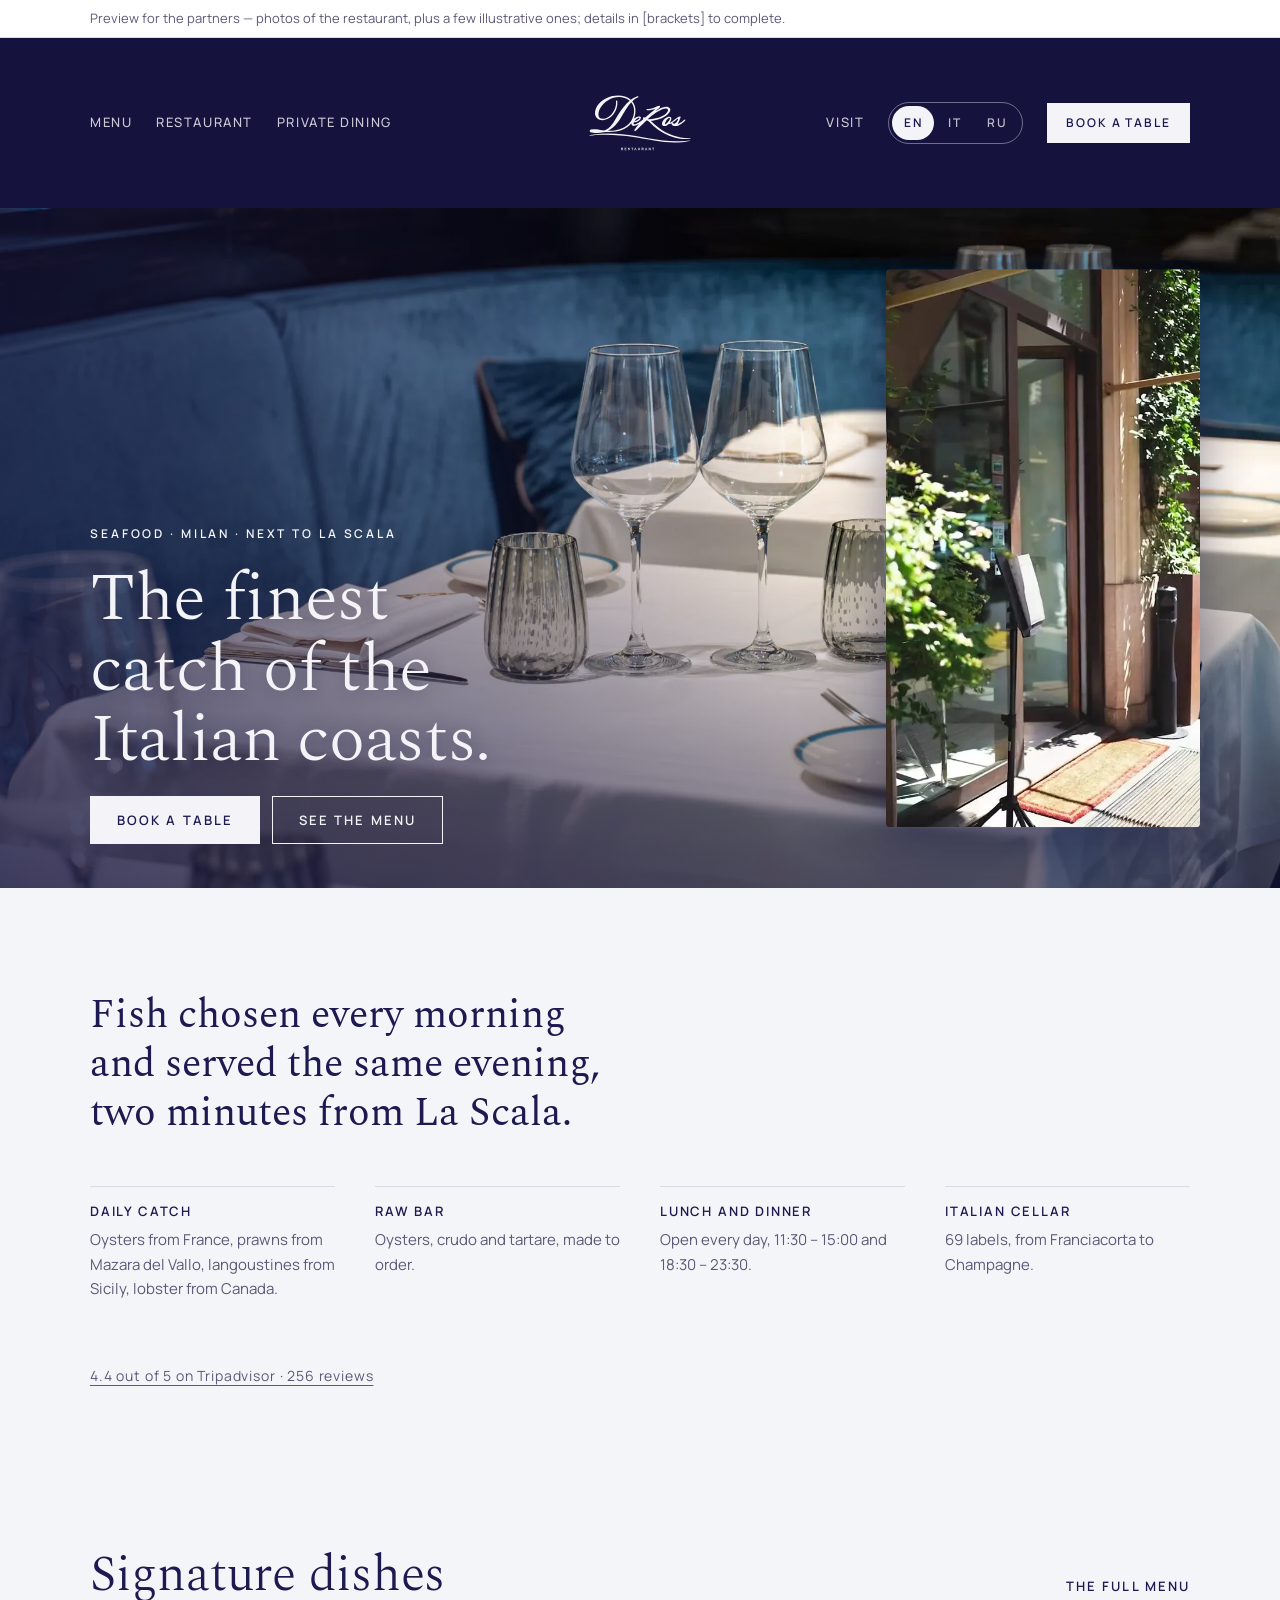
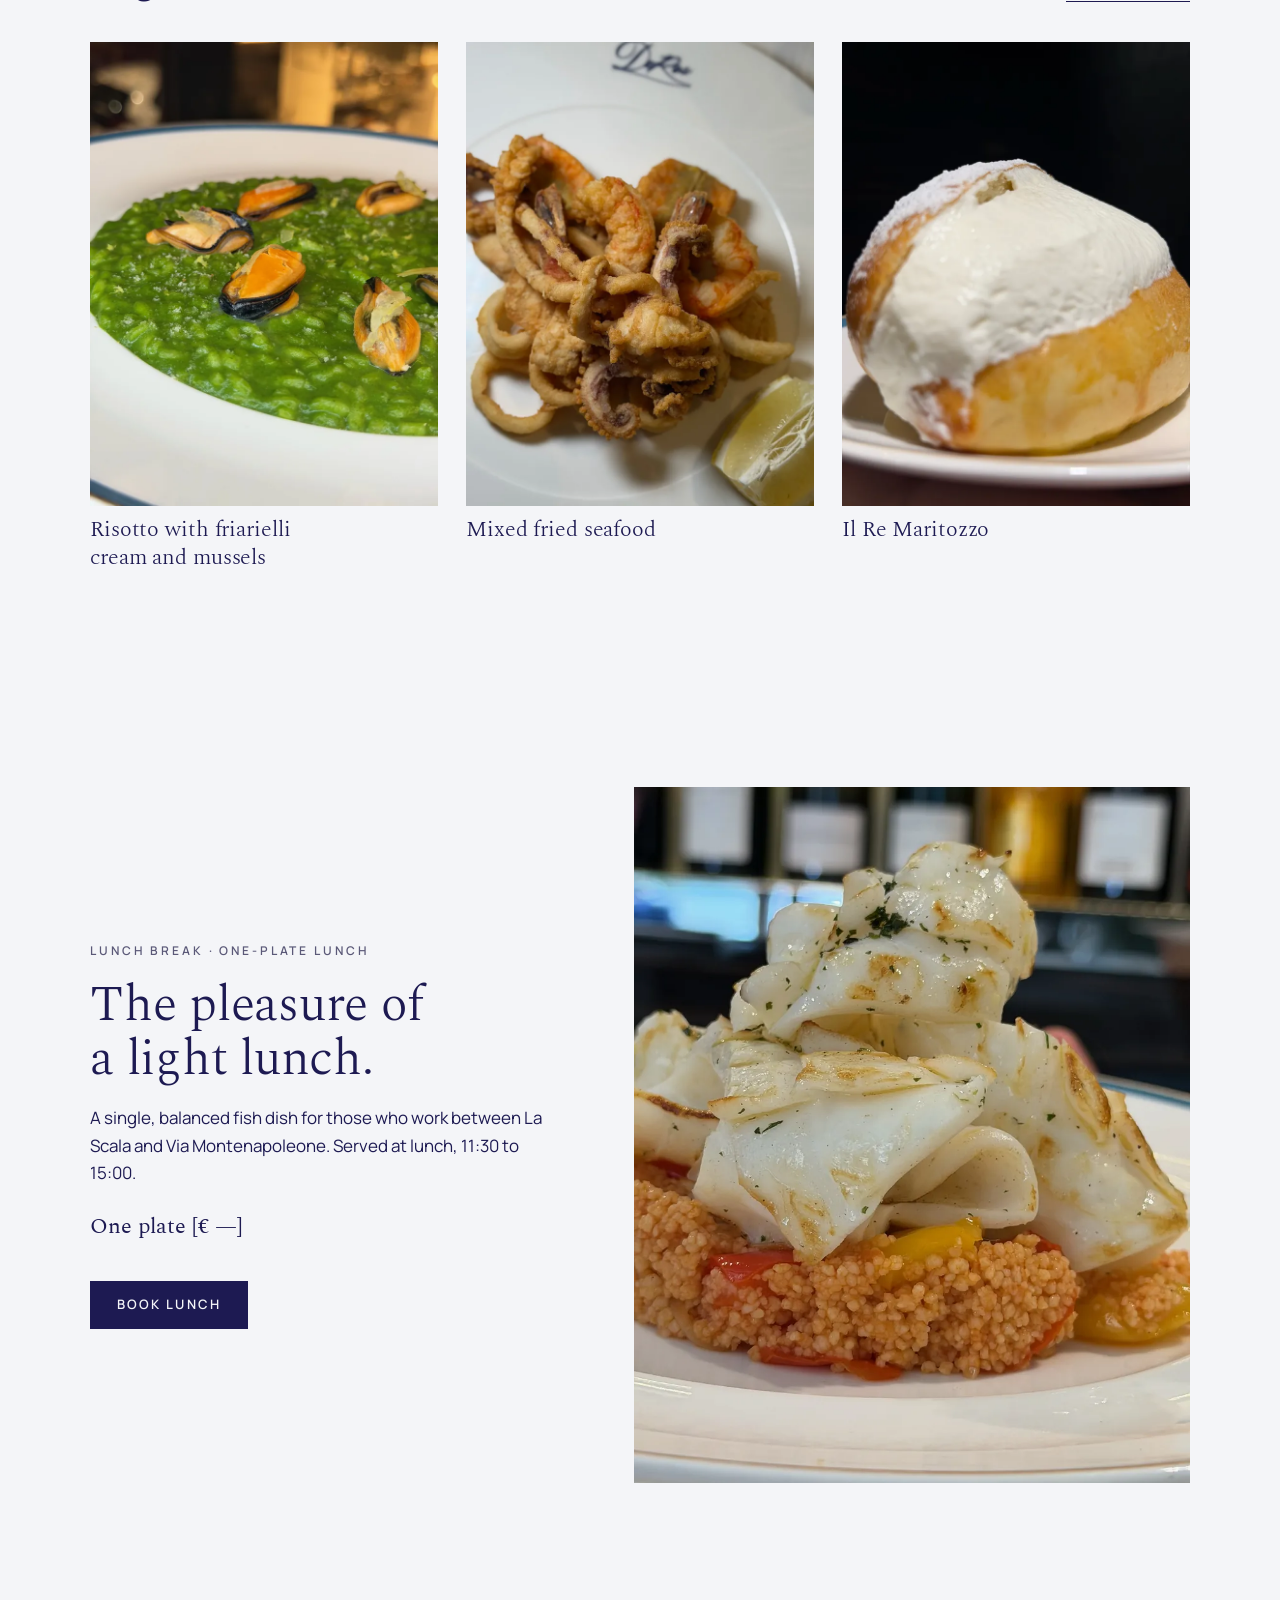
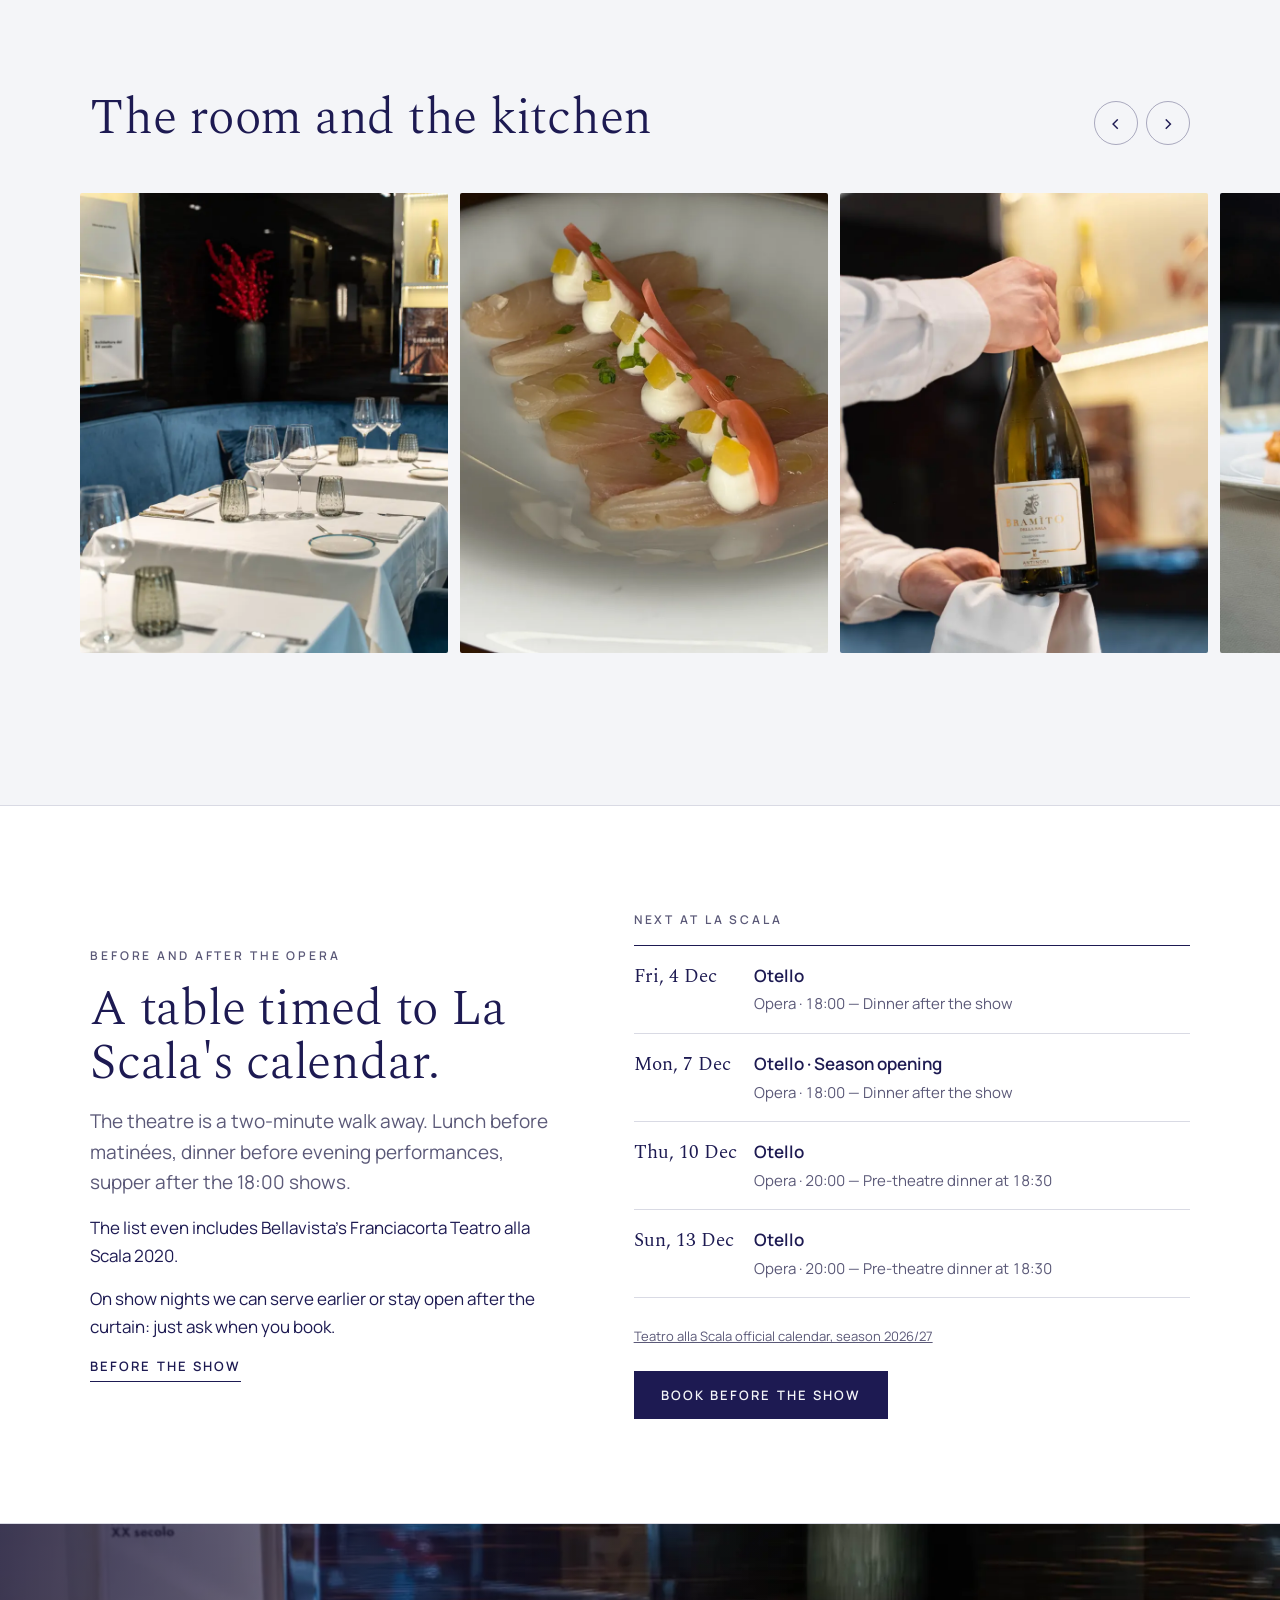
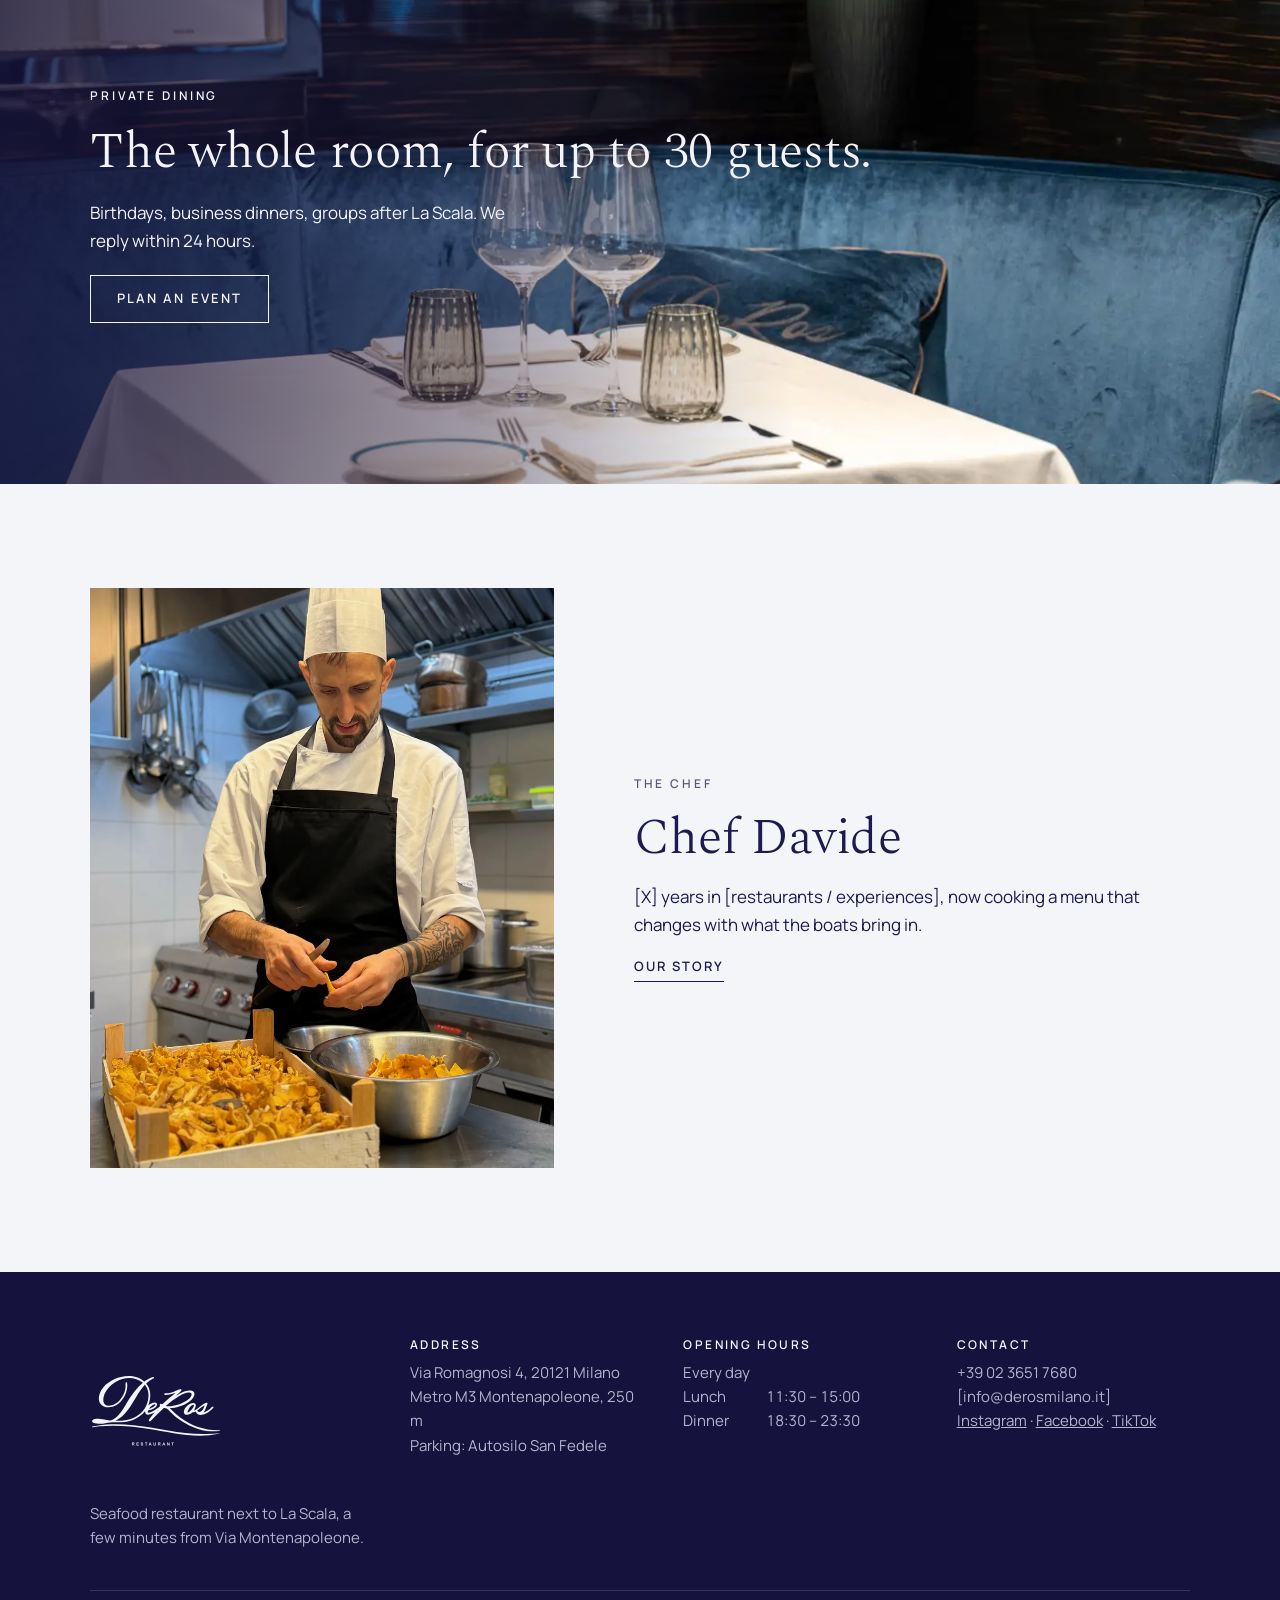
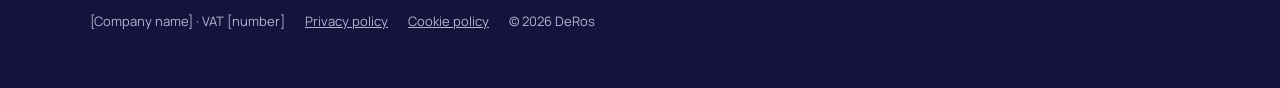
<file: index.html>
<!doctype html>
<html lang="en">
<head>
<meta charset="utf-8">
<meta name="robots" content="noindex, nofollow">
<meta name="viewport" content="width=device-width, initial-scale=1, viewport-fit=cover">
<title>DeRos Restaurant</title>
<meta name="description" content="Seafood restaurant in Milan at Via Romagnosi 4, next to La Scala and a few minutes&#x27; walk from Via Montenapoleone. Raw bar, daily catch, Italian wines.">
<meta property="og:title" content="DeRos Restaurant">
<meta property="og:description" content="Seafood restaurant in Milan at Via Romagnosi 4, next to La Scala and a few minutes&#x27; walk from Via Montenapoleone. Raw bar, daily catch, Italian wines.">
<meta property="og:type" content="restaurant">
<link rel="preconnect" href="https://fonts.googleapis.com">
<link rel="preconnect" href="https://fonts.gstatic.com" crossorigin>
<link rel="stylesheet" href="https://fonts.googleapis.com/css2?family=Manrope:wght@400;500;600&family=Spectral:wght@300;400&display=swap">
<link rel="stylesheet" href="assets/site.css">
</head>
<body>
<svg width="0" height="0" style="position:absolute" aria-hidden="true"><defs><symbol id="logo" viewBox="30 38 377 208"><path fill="currentColor" d="M 198.46 135.60 C 202.81 136.21 215.58 129 216.53 125.21 C 217.87 119.90 209.37 124.79 207.67 125.94 C 203.89 128.47 201.26 132.10 198.46 135.60 M 246.25 127.96 C 257.74 129.54 269.48 127.48 280.53 124.26 C 292.59 120.76 311.75 112.02 318.31 100.88 C 321.39 95.65 321.44 90.24 314.30 89.30 C 299.28 87.33 273.41 106.00 261.80 115.08 Z M 102.89 170.01 C 134.30 171.18 168.39 162.33 186.23 134.61 C 197.00 117.90 201.30 93.96 192.33 75.55 C 191.58 74.00 188.21 68.26 187.00 67.50 C 186.45 67.16 186.48 67.03 186.01 67.58 C 181.24 73.19 176.73 79.01 172.55 85.09 C 153.28 113.09 140.48 147.62 110.02 165.91 C 107.70 167.31 104.76 168.10 102.89 170.01 M 196.55 126.05 C 201.90 121.82 211.16 116.33 218.15 118.54 C 223.73 120.31 222.11 125.32 219.25 128.92 C 215.12 134.14 207.41 137.92 200.97 139.31 C 198.21 139.90 196.08 138.58 195.23 142.64 C 194.23 147.37 198.21 147.01 201.71 146.26 C 207.78 144.95 223.44 134.60 228.09 130.12 C 230.86 127.46 230.91 127.21 228.72 123.90 C 230.86 118.27 234.07 123.89 237.34 122.17 C 249.26 111.23 261.75 100.96 274.44 90.93 L 257.33 94.85 C 253.21 95.16 248.69 96.43 244.56 95.96 C 240.72 95.51 240.75 92.07 245.05 91.65 C 254.51 90.72 260.20 90.01 269.30 86.75 C 274.05 85.04 284.75 79.08 288.98 79.73 C 290.94 80.04 291.39 80.91 291.19 82.82 C 290.85 86.19 279.72 93.71 277.06 97.38 C 276.58 98.05 276.92 97.87 277.53 97.85 C 288.39 90.15 307.57 79.92 321.05 84.46 C 330.93 87.79 329.28 97.05 324.52 104.22 C 312.78 121.89 284.38 131.46 264.16 133.69 C 262.20 133.91 260.02 133.32 258.19 134.41 C 267.92 143.83 277.69 153.29 288.62 161.32 C 321.07 185.17 360.93 198.61 401.55 196.77 L 401.55 198.20 C 383.25 201.93 363.96 199.78 346.01 195.20 C 316.17 187.59 288.92 172.34 266.31 151.62 C 261.70 147.41 252.60 136.42 247.67 134.42 C 245.79 133.65 242.55 132.61 240.72 133.67 C 233.19 141.58 224.92 148.83 217.07 156.37 C 213.13 160.17 207.10 167.65 203.00 170.49 C 201.79 171.33 200.80 171.76 199.26 171.37 C 196.15 168.75 199.35 164.93 201.13 162.41 C 205.17 156.67 210.46 151.28 214.71 145.65 C 212.29 146.75 210.15 148.29 207.71 149.40 C 199.27 153.23 187.33 155.80 187.23 142.78 C 177.67 153.83 166.41 162.20 152.71 167.50 C 133.44 174.96 115.31 174.56 94.99 174.33 C 85.04 174.22 76.35 177.59 66.36 178.16 C 59.58 178.54 45.73 178.42 39.68 175.64 C 35.45 173.69 34.57 169.42 38.62 166.67 C 42.98 163.70 54.37 164.30 59.64 164.76 C 68.29 165.51 80.96 169.30 88.78 169.08 C 90.85 169.02 95.08 166.86 97.00 165.80 C 117.75 154.24 129.57 126.63 142.16 107.26 C 153.24 90.23 165.66 74.45 181.25 61.30 C 146.63 32.72 94.39 51.88 74.14 88.46 C 62.54 109.41 65.69 134.92 95.49 124.62 C 114.89 117.92 129.88 94.12 131.50 74.14 C 131.81 70.34 131.08 65.81 131.54 62.24 C 131.83 60.04 133.38 59.52 135.19 60.55 C 136.83 61.81 136.51 71.37 136.33 73.72 C 134.87 93.47 122.86 115.19 105.60 125.18 C 77.65 141.36 45.23 125.77 58.10 91.05 C 67.09 66.78 94.19 49.75 118.66 44.57 C 141.47 39.75 167.38 42.13 185.32 58.16 C 188.67 54.80 208.70 42.94 212.35 45.51 C 213.10 46.04 212.98 47.78 212.33 48.42 C 211.84 48.89 209.07 49.72 208.01 50.30 C 201.62 53.83 195.49 57.95 190.42 63.21 C 205.33 81.40 204.49 104.98 196.55 126.05"/><path fill="currentColor" d="M 402.02 205.38 L 397.16 206.96 C 330.19 221.90 261.11 202.32 194.80 192.55 C 148.82 185.78 103.26 181.80 56.78 185.78 C 50.89 186.29 42.66 188.25 37.19 188.21 C 36.31 188.20 35.61 188.28 35.05 187.45 C 35.50 186.82 36.14 186.62 36.84 186.39 C 40.33 185.23 46.35 184.55 50.17 183.95 C 83.91 178.67 119.36 179.27 153.30 182.44 C 223.30 188.97 290.91 209.64 361.62 207.74 C 375.14 207.38 388.59 206.94 402.02 205.38"/><path fill="currentColor" d="M 357.10 126.05 C 356.60 125.54 350.23 130.26 349.31 130.92 C 344.49 134.37 339.31 138.17 335.12 142.29 C 337.57 142.14 339.07 144.49 341.57 144.71 C 349.82 145.45 355.73 132.78 357.10 126.05 M 325.97 124.22 C 319.79 123.90 314.82 131.37 312.10 136.25 C 308.89 142.01 305.01 151.16 315.49 142.98 C 318.45 140.66 327.35 129.96 326.91 126.40 C 326.83 125.78 326.15 124.92 325.97 124.22 M 354.72 146.12 C 362.04 143.97 368.07 139.18 374.05 134.64 C 375.47 133.57 379.59 129.37 381.16 129.50 C 383.23 129.67 383.11 131.26 382.16 132.72 C 378.50 138.31 364.91 148.15 358.65 150.77 C 350.29 154.27 333.96 155.72 332.49 143.73 C 330.42 144.71 328.40 145.22 326.13 145.53 C 325.03 145.69 324.18 145.05 323.17 145.35 C 322.12 145.65 318.71 148.94 317.11 149.85 C 304.64 156.94 293.06 151.42 300.38 136.46 C 304.18 128.70 315.70 119.10 324.78 119.40 C 336.17 119.78 331.84 131.14 328.51 137.36 C 328.27 137.82 325.35 141.42 327.23 140.86 C 329.86 140.06 334.03 137.30 336.42 135.71 C 341.72 132.19 357.35 118.41 362.61 118.48 C 368.93 118.57 364.04 125.07 363.08 127.5 C 361.76 130.85 360.99 134.42 359.42 137.69 Z M 354.72 146.12"/><path fill="currentColor" d="M 151.58 235.48 L 152.86 235.48 C 153.69 235.48 154.21 235.44 154.42 235.37 C 154.62 235.30 154.78 235.18 154.90 235.01 C 155.02 234.84 155.08 234.63 155.08 234.37 C 155.08 234.08 155.00 233.85 154.85 233.67 C 154.69 233.5 154.48 233.38 154.19 233.33 C 154.05 233.32 153.64 233.31 152.93 233.31 L 151.58 233.31 Z M 149.85 240.42 L 149.85 231.86 L 153.5 231.86 C 154.41 231.86 155.07 231.94 155.49 232.09 C 155.90 232.24 156.23 232.51 156.48 232.91 C 156.73 233.30 156.86 233.75 156.86 234.26 C 156.86 234.90 156.67 235.43 156.29 235.85 C 155.91 236.27 155.35 236.53 154.60 236.64 C 154.97 236.86 155.28 237.10 155.52 237.36 C 155.76 237.62 156.10 238.08 156.51 238.75 L 157.55 240.42 L 155.48 240.42 L 154.23 238.56 C 153.79 237.89 153.49 237.47 153.32 237.30 C 153.16 237.12 152.99 237.01 152.80 236.94 C 152.62 236.88 152.33 236.85 151.94 236.85 L 151.58 236.85 L 151.58 240.42 Z M 149.85 240.42"/><path fill="currentColor" d="M 162.85 240.42 L 162.85 231.86 L 169.20 231.86 L 169.20 233.31 L 164.58 233.31 L 164.58 235.21 L 168.88 235.21 L 168.88 236.65 L 164.58 236.65 L 164.58 238.98 L 169.36 238.98 L 169.36 240.42 Z M 162.85 240.42"/><path fill="currentColor" d="M 174.76 237.64 L 176.44 237.47 C 176.54 238.03 176.75 238.45 177.05 238.71 C 177.36 238.98 177.78 239.11 178.31 239.11 C 178.86 239.11 179.28 239 179.57 238.76 C 179.85 238.52 179.99 238.25 179.99 237.93 C 179.99 237.73 179.93 237.56 179.81 237.42 C 179.69 237.27 179.48 237.15 179.19 237.05 C 178.99 236.98 178.52 236.85 177.80 236.67 C 176.88 236.44 176.23 236.16 175.85 235.82 C 175.33 235.35 175.07 234.78 175.07 234.10 C 175.07 233.66 175.19 233.26 175.44 232.88 C 175.68 232.50 176.04 232.21 176.51 232.01 C 176.97 231.81 177.53 231.71 178.19 231.71 C 179.26 231.71 180.07 231.95 180.62 232.42 C 181.16 232.89 181.44 233.52 181.47 234.30 L 179.75 234.38 C 179.67 233.94 179.51 233.62 179.27 233.43 C 179.02 233.24 178.66 233.14 178.17 233.14 C 177.67 233.14 177.28 233.25 176.99 233.45 C 176.81 233.58 176.72 233.76 176.72 233.98 C 176.72 234.19 176.80 234.36 176.98 234.50 C 177.19 234.69 177.72 234.88 178.56 235.08 C 179.41 235.28 180.03 235.48 180.43 235.69 C 180.83 235.91 181.15 236.19 181.37 236.56 C 181.60 236.93 181.72 237.39 181.72 237.92 C 181.72 238.42 181.58 238.87 181.31 239.30 C 181.04 239.73 180.65 240.05 180.15 240.26 C 179.66 240.47 179.03 240.57 178.29 240.57 C 177.21 240.57 176.38 240.32 175.80 239.82 C 175.21 239.32 174.87 238.59 174.76 237.64"/><path fill="currentColor" d="M 189.46 240.42 L 189.46 233.31 L 186.92 233.31 L 186.92 231.86 L 193.73 231.86 L 193.73 233.31 L 191.19 233.31 L 191.19 240.42 Z M 189.46 240.42"/><path fill="currentColor" d="M 202.86 237.03 L 201.68 233.85 L 200.52 237.03 Z M 206.04 240.42 L 204.16 240.42 L 203.41 238.48 L 199.99 238.48 L 199.28 240.42 L 197.45 240.42 L 200.78 231.86 L 202.61 231.86 Z M 206.04 240.42"/><path fill="currentColor" d="M 211.31 231.86 L 213.04 231.86 L 213.04 236.5 C 213.04 237.23 213.06 237.71 213.10 237.92 C 213.17 238.28 213.35 238.56 213.63 238.77 C 213.91 238.98 214.29 239.09 214.77 239.09 C 215.26 239.09 215.63 238.99 215.88 238.79 C 216.13 238.58 216.28 238.34 216.33 238.05 C 216.38 237.76 216.41 237.27 216.41 236.59 L 216.41 231.86 L 218.14 231.86 L 218.14 236.35 C 218.14 237.38 218.09 238.11 218.00 238.53 C 217.91 238.96 217.73 239.32 217.48 239.61 C 217.23 239.90 216.89 240.13 216.47 240.30 C 216.05 240.48 215.50 240.57 214.83 240.57 C 214.01 240.57 213.39 240.47 212.96 240.28 C 212.54 240.09 212.21 239.85 211.96 239.55 C 211.72 239.25 211.56 238.93 211.48 238.60 C 211.37 238.11 211.31 237.38 211.31 236.42 Z M 211.31 231.86"/><path fill="currentColor" d="M 226.06 235.48 L 227.34 235.48 C 228.17 235.48 228.68 235.44 228.89 235.37 C 229.10 235.30 229.26 235.18 229.37 235.01 C 229.49 234.84 229.55 234.63 229.55 234.37 C 229.55 234.08 229.48 233.85 229.32 233.67 C 229.17 233.5 228.95 233.38 228.67 233.33 C 228.53 233.32 228.11 233.31 227.41 233.31 L 226.06 233.31 Z M 224.33 240.42 L 224.33 231.86 L 227.97 231.86 C 228.88 231.86 229.55 231.94 229.96 232.09 C 230.38 232.24 230.71 232.51 230.96 232.91 C 231.21 233.30 231.33 233.75 231.33 234.26 C 231.33 234.90 231.14 235.43 230.76 235.85 C 230.39 236.27 229.82 236.53 229.07 236.64 C 229.44 236.86 229.75 237.10 230 237.36 C 230.24 237.62 230.57 238.08 230.98 238.75 L 232.03 240.42 L 229.96 240.42 L 228.71 238.56 C 228.26 237.89 227.96 237.47 227.80 237.30 C 227.64 237.12 227.46 237.01 227.28 236.94 C 227.10 236.88 226.81 236.85 226.41 236.85 L 226.06 236.85 L 226.06 240.42 Z M 224.33 240.42"/><path fill="currentColor" d="M 241.86 237.03 L 240.68 233.85 L 239.53 237.03 Z M 245.05 240.42 L 243.17 240.42 L 242.42 238.48 L 239 238.48 L 238.29 240.42 L 236.46 240.42 L 239.79 231.86 L 241.62 231.86 Z M 245.05 240.42"/><path fill="currentColor" d="M 250.35 240.42 L 250.35 231.86 L 252.03 231.86 L 255.53 237.57 L 255.53 231.86 L 257.14 231.86 L 257.14 240.42 L 255.40 240.42 L 251.95 234.83 L 251.95 240.42 Z M 250.35 240.42"/><path fill="currentColor" d="M 265.26 240.42 L 265.26 233.31 L 262.72 233.31 L 262.72 231.86 L 269.52 231.86 L 269.52 233.31 L 266.99 233.31 L 266.99 240.42 Z M 265.26 240.42"/></symbol></defs></svg>
<div class="draft"><div class="wrap"><span data-it="Anteprima per i soci — foto del ristorante e alcune indicative; dati tra [parentesi quadre] da completare." data-ru="Предварительная версия для партнёров — фото ресторана и несколько иллюстративных; данные в [квадратных скобках] будут дополнены.">Preview for the partners — photos of the restaurant, plus a few illustrative ones; details in [brackets] to complete.</span></div></div>
<header class="top">
  <div class="wrap">
    <div class="nav-left">
      <button class="menu-toggle" type="button" id="open-menu" aria-expanded="false" aria-controls="drawer"><span class="bars" aria-hidden="true"></span><span data-it="Menu" data-ru="Меню">Menu</span></button>
      <a class="desk" href="menu.html" data-it="Menu" data-ru="Меню">Menu</a><a class="desk" href="restaurant.html" data-it="Ristorante" data-ru="Ресторан">Restaurant</a><a class="desk" href="private-dining.html" data-it="Eventi privati" data-ru="Мероприятия">Private dining</a>
    </div>
    <a class="mark" href="./" aria-label="DeRos, home"><svg role="img" aria-label="DeRos Restaurant"><use href="#logo"/></svg></a>
    <div class="nav-right">
      <a class="desk plain" href="visit.html" data-it="Dove siamo" data-ru="Контакты">Visit</a>
      <div class="lang" role="group" aria-label="Language">
        <button type="button" data-lang="en" lang="en" aria-pressed="true" aria-label="English" title="English">EN</button>
        <button type="button" data-lang="it" lang="it" aria-pressed="false" aria-label="Italiano" title="Italiano">IT</button>
        <button type="button" data-lang="ru" lang="ru" aria-pressed="false" aria-label="Русский" title="Русский">RU</button>
      </div>
      <a class="btn btn-light" href="https://www.sevenrooms.com/reservations/ristorantederos" target="_blank" rel="noopener" data-it="Prenota" data-ru="Забронировать">Book a table</a>
    </div>
  </div>
</header>
<div class="drawer" id="drawer" hidden>
  <div class="bar"><div class="lang" role="group" aria-label="Language">
        <button type="button" data-lang="en" lang="en" aria-pressed="true" aria-label="English" title="English">EN</button>
        <button type="button" data-lang="it" lang="it" aria-pressed="false" aria-label="Italiano" title="Italiano">IT</button>
        <button type="button" data-lang="ru" lang="ru" aria-pressed="false" aria-label="Русский" title="Русский">RU</button>
      </div><button class="close" type="button" id="close-menu" data-it="Chiudi" data-ru="Закрыть">Close</button></div>
  <nav aria-label="Main"><a href="menu.html" data-it="Menu" data-ru="Меню">Menu</a><a href="restaurant.html" data-it="Ristorante" data-ru="Ресторан">Restaurant</a><a href="private-dining.html" data-it="Eventi privati" data-ru="Частные мероприятия">Private dining</a><a href="https://www.sevenrooms.com/reservations/ristorantederos" target="_blank" rel="noopener" data-it="Prenota un tavolo" data-ru="Забронировать стол">Book a table</a><a href="visit.html" data-it="Dove siamo" data-ru="Как нас найти">Visit</a></nav>
  <div class="facts"><span>Via Romagnosi 4, Milano · <span data-it="Accanto alla Scala" data-ru="Рядом с Ла Скала">Next to La Scala</span></span><span>+39 02 3651 7680</span></div>
</div>
<main id="main">
<section class="band-photo hero" aria-labelledby="hero-title">
  <div class="shot"><img src="assets/img/hero.webp" alt="The DeRos dining room with blue velvet banquettes" fetchpriority="high" decoding="async"><video class="hero-video" muted loop playsinline preload="none" poster="assets/video/hero-poster.webp" aria-hidden="true" tabindex="-1"><source src="assets/video/hero.mp4" type="video/mp4"></video></div>
  <div class="copy"><div class="wrap">
  <p class="label" data-it="Pesce · Milano · Accanto alla Scala" data-ru="Рыба и морепродукты · Милан · Рядом с Ла Скала">Seafood · Milan · Next to La Scala</p>
  <h1 id="hero-title" data-it="Il meglio dei mari italiani." data-ru="Лучший улов итальянских побережий.">The finest catch of the Italian coasts.</h1>
  <div class="actions"><a class="btn btn-light" href="https://www.sevenrooms.com/reservations/ristorantederos" target="_blank" rel="noopener" data-it="Prenota un tavolo" data-ru="Забронировать стол">Book a table</a><a class="btn btn-line" href="menu.html" data-it="Vedi il menu" data-ru="Смотреть меню">See the menu</a></div></div></div>
</section>
<section class="pad statement">
  <div class="wrap">
    <blockquote data-it="Pesce scelto ogni mattina e servito la sera stessa, a due passi dal Teatro alla Scala." data-ru="Рыбу выбираем каждое утро и подаём в тот же вечер, в двух минутах от Ла Скала.">Fish chosen every morning and served the same evening, two minutes from La Scala.</blockquote>
    <div class="pillars">
      <div><strong data-it="Pescato del giorno" data-ru="Улов дня">Daily catch</strong><span data-it="Ostriche dalla Francia, gamberi da Mazara del Vallo, scampi dalla Sicilia, astice dal Canada." data-ru="Устрицы из Франции, креветки из Мадзара-дель-Валло, лангустины с Сицилии, омары из Канады.">Oysters from France, prawns from Mazara del Vallo, langoustines from Sicily, lobster from Canada.</span></div>
      <div><strong data-it="Crudi" data-ru="Сырой бар">Raw bar</strong><span data-it="Ostriche, crudo e tartare, preparati al momento." data-ru="Устрицы, крудо и тартары, готовим под заказ.">Oysters, crudo and tartare, made to order.</span></div>
      <div><strong data-it="Pranzo e cena" data-ru="Обед и ужин">Lunch and dinner</strong><span data-it="Aperti tutti i giorni, 11:30 – 15:00 e 18:30 – 23:30." data-ru="Открыто ежедневно, 11:30 – 15:00 и 18:30 – 23:30.">Open every day, 11:30 – 15:00 and 18:30 – 23:30.</span></div>
      <div><strong data-it="Cantina" data-ru="Итальянские вина">Italian cellar</strong><span data-it="69 etichette, dal Franciacorta allo Champagne." data-ru="69 позиций, от франчакорты до шампанского.">69 labels, from Franciacorta to Champagne.</span></div>
    </div>
  </div>
</section>
<p class="wrap rating"><a href="https://www.tripadvisor.com/Restaurant_Review-g187849-d11951685-Reviews-DeRos-Milan_Lombardy.html" target="_blank" rel="noopener"><span data-it="4,4 su 5 su Tripadvisor · 256 recensioni" data-ru="4,4 из 5 на Tripadvisor · 256 отзывов">4.4 out of 5 on Tripadvisor · 256 reviews</span></a></p>
<section class="pad" aria-labelledby="dishes-title">
  <div class="wrap">
    <div class="sec-head"><h2 id="dishes-title" data-it="I piatti firma" data-ru="Фирменные блюда">Signature dishes</h2><a class="text-link" href="menu.html" data-it="Il menu completo" data-ru="Полное меню">The full menu</a></div>
    <div class="plates">
      <article><div class="photo r-3-4"><img src="assets/img/dish-risotto.webp" alt="Risotto with friarielli cream and mussels" loading="lazy" decoding="async"></div><h3 data-it="Risotto con crema di friarielli e cozze" data-ru="Ризотто с кремом из фриарьелли и мидиями">Risotto with friarielli cream and mussels</h3></article>
      <article><div class="photo r-3-4"><img src="assets/img/dish-fritto.webp" alt="Mixed fried seafood" loading="lazy" decoding="async"></div><h3 data-it="Frittura mista di pesce" data-ru="Ассорти морепродуктов во фритюре">Mixed fried seafood</h3></article>
      <article><div class="photo r-3-4"><img src="assets/img/dish-maritozzo.webp" alt="Il Re Maritozzo, brioche bun with chocolate cream and whipped cream" loading="lazy" decoding="async"></div><h3 data-it="Il Re Maritozzo" data-ru="Il Re Maritozzo">Il Re Maritozzo</h3></article>
    </div>
  </div>
</section>
<section class="pad" id="lunch" aria-labelledby="lunch-title">
  <div class="wrap split">
    <div class="text">
      <p class="label" data-it="Pausa pranzo · Piatto unico" data-ru="Обеденный перерыв · Одно блюдо">Lunch break · One-plate lunch</p>
      <h2 id="lunch-title" data-it="Il piacere di non appesantirsi." data-ru="Удовольствие лёгкого обеда.">The pleasure of a light lunch.</h2>
      <p data-it="Un piatto unico di pesce, bilanciato, per chi lavora tra la Scala e via Montenapoleone. A pranzo, dalle 11:30 alle 15:00." data-ru="Сбалансированное рыбное блюдо для тех, кто работает между Ла Скала и Виа Монтенаполеоне. В обед, с 11:30 до 15:00.">A single, balanced fish dish for those who work between La Scala and Via Montenapoleone. Served at lunch, 11:30 to 15:00.</p>
      <p class="lunch-price" data-it="Piatto unico [€ —]" data-ru="Одно блюдо [€ —]">One plate [€ —]</p>
      <a class="btn btn-solid" href="https://www.sevenrooms.com/reservations/ristorantederos" target="_blank" rel="noopener" data-it="Prenota il pranzo" data-ru="Забронировать обед">Book lunch</a>
    </div>
    <div class="photo r-4-5"><img src="assets/img/lunch.webp" alt="Grilled squid on tomato couscous, the one-plate lunch" loading="lazy" decoding="async"></div>
  </div>
</section>
<section class="pad gallery-sec" aria-labelledby="gallery-title">
  <div class="wrap">
    <div class="sec-head"><h2 id="gallery-title" data-it="La sala e la cucina" data-ru="Зал и кухня">The room and the kitchen</h2>
      <div class="g-nav"><button type="button" class="g-prev" aria-label="Previous">‹</button><button type="button" class="g-next" aria-label="Next">›</button></div></div>
  </div>
  <div class="gallery" tabindex="0" aria-label="Photo gallery"><ul><li><button type="button" class="g-open" data-full="assets/img/gallery/g3.webp" aria-label="The DeRos dining room"><img src="assets/img/gallery/g3.webp" alt="The DeRos dining room" loading="lazy" decoding="async"></button></li><li><button type="button" class="g-open" data-full="assets/img/gallery/n-sashimi.webp" aria-label="Amberjack sashimi"><img src="assets/img/gallery/n-sashimi.webp" alt="Amberjack sashimi" loading="lazy" decoding="async"></button></li><li><button type="button" class="g-open" data-full="assets/img/gallery/g12.webp" aria-label="Wine service"><img src="assets/img/gallery/g12.webp" alt="Wine service" loading="lazy" decoding="async"></button></li><li><button type="button" class="g-open" data-full="assets/img/gallery/n-fritto.webp" aria-label="Mixed fried seafood"><img src="assets/img/gallery/n-fritto.webp" alt="Mixed fried seafood" loading="lazy" decoding="async"></button></li><li><button type="button" class="g-open" data-full="assets/img/gallery/g1.webp" aria-label="A table set in the dining room"><img src="assets/img/gallery/g1.webp" alt="A table set in the dining room" loading="lazy" decoding="async"></button></li><li><button type="button" class="g-open" data-full="assets/img/gallery/n-tartare.webp" aria-label="Wagyu tartare"><img src="assets/img/gallery/n-tartare.webp" alt="Wagyu tartare" loading="lazy" decoding="async"></button></li><li><button type="button" class="g-open" data-full="assets/img/gallery/n-logo.webp" aria-label="The DeRos logo etched on glass"><img src="assets/img/gallery/n-logo.webp" alt="The DeRos logo etched on glass" loading="lazy" decoding="async"></button></li><li><button type="button" class="g-open" data-full="assets/img/gallery/n-tonno.webp" aria-label="Tuna Milanese"><img src="assets/img/gallery/n-tonno.webp" alt="Tuna Milanese" loading="lazy" decoding="async"></button></li><li><button type="button" class="g-open" data-full="assets/img/gallery/g14.webp" aria-label="Wine service"><img src="assets/img/gallery/g14.webp" alt="Wine service" loading="lazy" decoding="async"></button></li><li><button type="button" class="g-open" data-full="assets/img/gallery/n-calamaro.webp" aria-label="Warm squid on celeriac purée"><img src="assets/img/gallery/n-calamaro.webp" alt="Warm squid on celeriac purée" loading="lazy" decoding="async"></button></li><li><button type="button" class="g-open" data-full="assets/img/gallery/g2.webp" aria-label="A velvet cushion embroidered with the DeRos logo"><img src="assets/img/gallery/g2.webp" alt="A velvet cushion embroidered with the DeRos logo" loading="lazy" decoding="async"></button></li><li><button type="button" class="g-open" data-full="assets/img/gallery/n-tagliata.webp" aria-label="Wagyu tagliata"><img src="assets/img/gallery/n-tagliata.webp" alt="Wagyu tagliata" loading="lazy" decoding="async"></button></li><li><button type="button" class="g-open" data-full="assets/img/gallery/n-funghi.webp" aria-label="Wild chanterelle mushrooms"><img src="assets/img/gallery/n-funghi.webp" alt="Wild chanterelle mushrooms" loading="lazy" decoding="async"></button></li><li><button type="button" class="g-open" data-full="assets/img/gallery/g5.webp" aria-label="Glasses on a set table"><img src="assets/img/gallery/g5.webp" alt="Glasses on a set table" loading="lazy" decoding="async"></button></li><li><button type="button" class="g-open" data-full="assets/img/gallery/n-chef.webp" aria-label="The chef with the day's catch"><img src="assets/img/gallery/n-chef.webp" alt="The chef with the day's catch" loading="lazy" decoding="async"></button></li><li><button type="button" class="g-open" data-full="assets/img/gallery/g35.webp" aria-label="Champagne service"><img src="assets/img/gallery/g35.webp" alt="Champagne service" loading="lazy" decoding="async"></button></li></ul></div>
  <dialog class="lightbox" aria-label="Photo"><img alt=""><button type="button" class="lb-close" aria-label="Close" data-it="Chiudi" data-ru="Закрыть">Close</button><button type="button" class="lb-prev" aria-label="Previous">‹</button><button type="button" class="lb-next" aria-label="Next">›</button></dialog>
</section>
<section class="pad on-surface" aria-labelledby="scala-title">
  <div class="wrap scala">
    <div class="text">
      <p class="label" data-it="Prima e dopo l&#x27;opera" data-ru="До и после оперы">Before and after the opera</p>
      <h2 id="scala-title" data-it="La tavola che segue il calendario della Scala." data-ru="Стол по календарю Ла Скала.">A table timed to La Scala's calendar.</h2>
      <p class="lead" data-it="Il teatro è a due minuti a piedi. Pranzo prima delle pomeridiane, cena prima degli spettacoli serali, cena dopo quelli che iniziano alle 18:00." data-ru="До театра две минуты пешком. Обед перед дневными спектаклями, ужин перед вечерними и после спектаклей, начинающихся в 18:00.">The theatre is a two-minute walk away. Lunch before matinées, dinner before evening performances, supper after the 18:00 shows.</p>
      <p data-it="In carta c'è anche il Franciacorta Bellavista Teatro alla Scala 2020." data-ru="В карте есть даже франчакорта Bellavista Teatro alla Scala 2020.">The list even includes Bellavista's Franciacorta Teatro alla Scala 2020.</p>
      <p data-it="Nelle sere di spettacolo possiamo servire prima o restare aperti dopo il sipario: chiedetelo quando prenotate." data-ru="В дни спектаклей мы можем накрыть раньше или остаться открытыми после спектакля: просто скажите при бронировании.">On show nights we can serve earlier or stay open after the curtain: just ask when you book.</p>
      <a class="text-link" href="menu.html#theatre" data-it="Prima dello spettacolo" data-ru="Перед спектаклем">Before the show</a>
    </div>
    <div class="shows">
      <p class="label" data-it="Prossimamente alla Scala" data-ru="Скоро в Ла Скала">Next at La Scala</p>
      <ol class="timeline" id="shows"><li><time>04/12</time><div><strong>Otello</strong><span data-it="Opera · 18:00 — Cena dopo lo spettacolo" data-ru="Опера · 18:00 — Ужин после спектакля">Opera · 18:00 — Dinner after the show</span></div></li><li><time>07/12</time><div><strong>Otello</strong><span data-it="Opera · 18:00 — Cena dopo lo spettacolo" data-ru="Опера · 18:00 — Ужин после спектакля">Opera · 18:00 — Dinner after the show</span></div></li><li><time>10/12</time><div><strong>Otello</strong><span data-it="Opera · 20:00 — Cena pre-teatro alle 18:30" data-ru="Опера · 20:00 — Ужин перед спектаклем в 18:30">Opera · 20:00 — Pre-theatre dinner at 18:30</span></div></li><li><time>13/12</time><div><strong>Otello</strong><span data-it="Opera · 20:00 — Cena pre-teatro alle 18:30" data-ru="Опера · 20:00 — Ужин перед спектаклем в 18:30">Opera · 20:00 — Pre-theatre dinner at 18:30</span></div></li></ol>
      <p class="note"><a href="https://www.teatroallascala.org/en/calendar.html" target="_blank" rel="noopener" data-it="Calendario ufficiale del Teatro alla Scala, stagione 2026/27" data-ru="Официальный календарь Театра Ла Скала, сезон 2026/27">Teatro alla Scala official calendar, season 2026/27</a></p>
      <a class="btn btn-solid" href="https://www.sevenrooms.com/reservations/ristorantederos" target="_blank" rel="noopener" data-it="Prenota prima dello spettacolo" data-ru="Забронировать до спектакля">Book before the show</a>
    </div>
    <script type="application/json" id="shows-data">[{"date": "2026-12-04", "time": "18:00", "title": "Otello", "kind": "opera", "note": ""}, {"date": "2026-12-07", "time": "18:00", "title": "Otello", "kind": "opera", "note": "Season opening"}, {"date": "2026-12-10", "time": "20:00", "title": "Otello", "kind": "opera", "note": ""}, {"date": "2026-12-13", "time": "20:00", "title": "Otello", "kind": "opera", "note": ""}, {"date": "2026-12-15", "time": "20:00", "title": "Lo schiaccianoci", "kind": "ballet", "note": ""}, {"date": "2026-12-16", "time": "20:00", "title": "Otello", "kind": "opera", "note": ""}, {"date": "2026-12-17", "time": "20:00", "title": "Lo schiaccianoci", "kind": "ballet", "note": ""}, {"date": "2026-12-18", "time": "14:30", "title": "Lo schiaccianoci", "kind": "ballet", "note": ""}, {"date": "2026-12-18", "time": "20:00", "title": "Lo schiaccianoci", "kind": "ballet", "note": ""}, {"date": "2026-12-19", "time": "20:00", "title": "Otello", "kind": "opera", "note": ""}, {"date": "2026-12-20", "time": "20:00", "title": "Concerto di Natale · Beethoven 9", "kind": "concert", "note": ""}, {"date": "2026-12-22", "time": "20:00", "title": "Otello", "kind": "opera", "note": ""}, {"date": "2026-12-23", "time": "14:30", "title": "Lo schiaccianoci", "kind": "ballet", "note": ""}, {"date": "2026-12-23", "time": "20:00", "title": "Lo schiaccianoci", "kind": "ballet", "note": ""}, {"date": "2026-12-29", "time": "20:00", "title": "Otello", "kind": "opera", "note": ""}, {"date": "2026-12-30", "time": "20:00", "title": "Lo schiaccianoci", "kind": "ballet", "note": ""}, {"date": "2026-12-31", "time": "18:00", "title": "Lo schiaccianoci", "kind": "ballet", "note": "New Year's Eve"}, {"date": "2027-01-02", "time": "20:00", "title": "Otello", "kind": "opera", "note": ""}, {"date": "2027-01-03", "time": "14:30", "title": "Lo schiaccianoci", "kind": "ballet", "note": ""}, {"date": "2027-01-03", "time": "20:00", "title": "Lo schiaccianoci", "kind": "ballet", "note": ""}, {"date": "2027-01-05", "time": "20:00", "title": "Otello", "kind": "opera", "note": ""}, {"date": "2027-01-09", "time": "20:00", "title": "Lo schiaccianoci", "kind": "ballet", "note": ""}, {"date": "2027-01-10", "time": "14:30", "title": "Lo schiaccianoci", "kind": "ballet", "note": ""}, {"date": "2027-01-10", "time": "20:00", "title": "Lo schiaccianoci", "kind": "ballet", "note": ""}, {"date": "2027-01-13", "time": "20:00", "title": "Lo schiaccianoci", "kind": "ballet", "note": ""}, {"date": "2027-01-16", "time": "20:00", "title": "Lo schiaccianoci", "kind": "ballet", "note": ""}, {"date": "2027-01-22", "time": "20:00", "title": "Les Pêcheurs de perles", "kind": "opera", "note": ""}, {"date": "2027-01-24", "time": "14:30", "title": "Les Pêcheurs de perles", "kind": "opera", "note": ""}, {"date": "2027-01-27", "time": "20:00", "title": "Les Pêcheurs de perles", "kind": "opera", "note": ""}, {"date": "2027-01-30", "time": "20:00", "title": "Les Pêcheurs de perles", "kind": "opera", "note": ""}, {"date": "2027-02-03", "time": "20:00", "title": "Don Giovanni", "kind": "opera", "note": ""}, {"date": "2027-02-06", "time": "20:00", "title": "Don Giovanni", "kind": "opera", "note": ""}, {"date": "2027-02-07", "time": "20:00", "title": "Les Pêcheurs de perles", "kind": "opera", "note": ""}, {"date": "2027-02-09", "time": "20:00", "title": "Don Giovanni", "kind": "opera", "note": ""}, {"date": "2027-02-11", "time": "20:00", "title": "Don Giovanni", "kind": "opera", "note": ""}, {"date": "2027-02-13", "time": "20:00", "title": "Don Giovanni", "kind": "opera", "note": ""}, {"date": "2027-02-16", "time": "20:00", "title": "La Bohème", "kind": "opera", "note": ""}, {"date": "2027-02-17", "time": "20:00", "title": "La Bohème", "kind": "opera", "note": ""}, {"date": "2027-02-18", "time": "20:00", "title": "Don Giovanni", "kind": "opera", "note": ""}, {"date": "2027-02-19", "time": "20:00", "title": "La Bohème", "kind": "opera", "note": ""}, {"date": "2027-02-20", "time": "20:00", "title": "Don Giovanni", "kind": "opera", "note": ""}, {"date": "2027-02-21", "time": "14:30", "title": "La Bohème", "kind": "opera", "note": ""}, {"date": "2027-02-23", "time": "20:00", "title": "Don Giovanni", "kind": "opera", "note": ""}, {"date": "2027-02-24", "time": "20:00", "title": "La Bohème", "kind": "opera", "note": ""}, {"date": "2027-02-25", "time": "20:00", "title": "Don Giovanni", "kind": "opera", "note": ""}, {"date": "2027-02-26", "time": "20:00", "title": "La Bohème", "kind": "opera", "note": ""}, {"date": "2027-02-28", "time": "14:30", "title": "Don Giovanni", "kind": "opera", "note": ""}, {"date": "2027-03-03", "time": "20:00", "title": "Giselle", "kind": "ballet", "note": ""}, {"date": "2027-03-04", "time": "20:00", "title": "La Bohème", "kind": "opera", "note": ""}, {"date": "2027-03-07", "time": "14:30", "title": "La Bohème", "kind": "opera", "note": ""}, {"date": "2027-03-09", "time": "20:00", "title": "Giselle", "kind": "ballet", "note": ""}, {"date": "2027-03-10", "time": "20:00", "title": "Giselle", "kind": "ballet", "note": ""}, {"date": "2027-03-11", "time": "20:00", "title": "Giselle", "kind": "ballet", "note": ""}, {"date": "2027-03-12", "time": "20:00", "title": "Giselle", "kind": "ballet", "note": ""}, {"date": "2027-03-13", "time": "14:30", "title": "Giselle", "kind": "ballet", "note": ""}, {"date": "2027-03-13", "time": "20:00", "title": "Giselle", "kind": "ballet", "note": ""}, {"date": "2027-03-14", "time": "14:30", "title": "Giselle", "kind": "ballet", "note": ""}, {"date": "2027-03-16", "time": "20:00", "title": "Giselle", "kind": "ballet", "note": ""}, {"date": "2027-03-30", "time": "20:00", "title": "Anna Bolena", "kind": "opera", "note": ""}, {"date": "2027-04-01", "time": "20:00", "title": "Anna Bolena", "kind": "opera", "note": ""}, {"date": "2027-04-03", "time": "20:00", "title": "Anna Bolena", "kind": "opera", "note": ""}, {"date": "2027-04-06", "time": "20:00", "title": "Anna Bolena", "kind": "opera", "note": ""}, {"date": "2027-04-10", "time": "20:00", "title": "Anna Bolena", "kind": "opera", "note": ""}, {"date": "2027-04-13", "time": "20:00", "title": "Anna Bolena", "kind": "opera", "note": ""}, {"date": "2027-04-16", "time": "20:00", "title": "Anna Bolena", "kind": "opera", "note": ""}, {"date": "2027-04-17", "time": "20:00", "title": "The Rake's Progress", "kind": "opera", "note": ""}, {"date": "2027-04-20", "time": "20:00", "title": "The Rake's Progress", "kind": "opera", "note": ""}, {"date": "2027-04-22", "time": "20:00", "title": "The Rake's Progress", "kind": "opera", "note": ""}, {"date": "2027-04-24", "time": "20:00", "title": "The Rake's Progress", "kind": "opera", "note": ""}, {"date": "2027-04-27", "time": "20:00", "title": "The Rake's Progress", "kind": "opera", "note": ""}, {"date": "2027-04-30", "time": "20:00", "title": "The Rake's Progress", "kind": "opera", "note": ""}, {"date": "2027-05-04", "time": "20:00", "title": "Macbeth", "kind": "opera", "note": ""}, {"date": "2027-05-06", "time": "20:00", "title": "Macbeth", "kind": "opera", "note": ""}, {"date": "2027-05-07", "time": "20:00", "title": "Gala Fracci", "kind": "ballet", "note": ""}, {"date": "2027-05-08", "time": "20:00", "title": "Macbeth", "kind": "opera", "note": ""}, {"date": "2027-05-09", "time": "20:00", "title": "Gala Fracci", "kind": "ballet", "note": ""}, {"date": "2027-05-11", "time": "20:00", "title": "Macbeth", "kind": "opera", "note": ""}, {"date": "2027-05-13", "time": "20:00", "title": "Macbeth", "kind": "opera", "note": ""}, {"date": "2027-05-15", "time": "20:00", "title": "Macbeth", "kind": "opera", "note": ""}, {"date": "2027-05-18", "time": "20:00", "title": "Macbeth", "kind": "opera", "note": ""}, {"date": "2027-05-22", "time": "20:00", "title": "Macbeth", "kind": "opera", "note": ""}, {"date": "2027-05-23", "time": "20:00", "title": "Don Quichotte", "kind": "opera", "note": ""}, {"date": "2027-05-27", "time": "20:00", "title": "Dawson / Morau", "kind": "ballet", "note": ""}, {"date": "2027-05-28", "time": "20:00", "title": "Dawson / Morau", "kind": "ballet", "note": ""}, {"date": "2027-05-29", "time": "20:00", "title": "Don Quichotte", "kind": "opera", "note": ""}, {"date": "2027-05-30", "time": "20:00", "title": "Dawson / Morau", "kind": "ballet", "note": ""}, {"date": "2027-06-01", "time": "20:00", "title": "Dawson / Morau", "kind": "ballet", "note": ""}, {"date": "2027-06-03", "time": "20:00", "title": "Dawson / Morau", "kind": "ballet", "note": ""}, {"date": "2027-06-04", "time": "20:00", "title": "Don Quichotte", "kind": "opera", "note": ""}, {"date": "2027-06-05", "time": "20:00", "title": "Dawson / Morau", "kind": "ballet", "note": ""}, {"date": "2027-06-08", "time": "20:00", "title": "Dawson / Morau", "kind": "ballet", "note": ""}, {"date": "2027-06-09", "time": "20:00", "title": "Don Quichotte", "kind": "opera", "note": ""}, {"date": "2027-06-11", "time": "20:00", "title": "Don Quichotte", "kind": "opera", "note": ""}, {"date": "2027-06-14", "time": "20:00", "title": "Don Quichotte", "kind": "opera", "note": ""}, {"date": "2027-06-15", "time": "20:00", "title": "I Puritani", "kind": "opera", "note": ""}, {"date": "2027-06-17", "time": "20:00", "title": "I Puritani", "kind": "opera", "note": ""}, {"date": "2027-06-19", "time": "20:00", "title": "I Puritani", "kind": "opera", "note": ""}, {"date": "2027-06-21", "time": "20:00", "title": "I Puritani", "kind": "opera", "note": ""}, {"date": "2027-06-23", "time": "20:00", "title": "I Puritani", "kind": "opera", "note": ""}, {"date": "2027-06-25", "time": "20:00", "title": "I Puritani", "kind": "opera", "note": ""}, {"date": "2027-06-26", "time": "20:00", "title": "Nixon in China", "kind": "opera", "note": ""}, {"date": "2027-06-28", "time": "20:00", "title": "Nixon in China", "kind": "opera", "note": ""}, {"date": "2027-06-29", "time": "20:00", "title": "I Puritani", "kind": "opera", "note": ""}, {"date": "2027-07-01", "time": "20:00", "title": "I Puritani", "kind": "opera", "note": ""}, {"date": "2027-07-05", "time": "20:00", "title": "Nixon in China", "kind": "opera", "note": ""}, {"date": "2027-07-07", "time": "20:00", "title": "Nixon in China", "kind": "opera", "note": ""}, {"date": "2027-07-08", "time": "20:00", "title": "Sogno di una notte di mezza estate", "kind": "ballet", "note": ""}, {"date": "2027-07-09", "time": "20:00", "title": "Sogno di una notte di mezza estate", "kind": "ballet", "note": ""}, {"date": "2027-07-10", "time": "20:00", "title": "Sogno di una notte di mezza estate", "kind": "ballet", "note": ""}, {"date": "2027-07-12", "time": "20:00", "title": "Sogno di una notte di mezza estate", "kind": "ballet", "note": ""}, {"date": "2027-07-13", "time": "20:00", "title": "Nixon in China", "kind": "opera", "note": ""}, {"date": "2027-07-14", "time": "20:00", "title": "Sogno di una notte di mezza estate", "kind": "ballet", "note": ""}, {"date": "2027-07-15", "time": "20:00", "title": "Sogno di una notte di mezza estate", "kind": "ballet", "note": ""}, {"date": "2027-07-16", "time": "20:00", "title": "Sogno di una notte di mezza estate", "kind": "ballet", "note": ""}, {"date": "2027-09-11", "time": "20:00", "title": "Leonora", "kind": "opera", "note": ""}, {"date": "2027-09-13", "time": "20:00", "title": "Leonora", "kind": "opera", "note": ""}, {"date": "2027-09-15", "time": "20:00", "title": "Leonora", "kind": "opera", "note": ""}, {"date": "2027-09-18", "time": "20:00", "title": "Leonora", "kind": "opera", "note": ""}, {"date": "2027-09-20", "time": "20:00", "title": "Omaggio a Béjart", "kind": "ballet", "note": ""}, {"date": "2027-09-21", "time": "20:00", "title": "Omaggio a Béjart", "kind": "ballet", "note": ""}, {"date": "2027-09-22", "time": "20:00", "title": "Omaggio a Béjart", "kind": "ballet", "note": ""}, {"date": "2027-09-23", "time": "20:00", "title": "Leonora", "kind": "opera", "note": ""}, {"date": "2027-09-24", "time": "20:00", "title": "Omaggio a Béjart", "kind": "ballet", "note": ""}, {"date": "2027-09-26", "time": "20:00", "title": "Leonora", "kind": "opera", "note": ""}, {"date": "2027-09-27", "time": "20:00", "title": "Omaggio a Béjart", "kind": "ballet", "note": ""}, {"date": "2027-09-28", "time": "20:00", "title": "Omaggio a Béjart", "kind": "ballet", "note": ""}, {"date": "2027-09-29", "time": "20:00", "title": "Omaggio a Béjart", "kind": "ballet", "note": ""}, {"date": "2027-09-30", "time": "20:00", "title": "Omaggio a Béjart", "kind": "ballet", "note": ""}, {"date": "2027-10-02", "time": "20:00", "title": "Il barbiere di Siviglia", "kind": "opera", "note": ""}, {"date": "2027-10-08", "time": "20:00", "title": "Il barbiere di Siviglia", "kind": "opera", "note": ""}, {"date": "2027-10-14", "time": "20:00", "title": "Il barbiere di Siviglia", "kind": "opera", "note": ""}, {"date": "2027-10-16", "time": "20:00", "title": "Il barbiere di Siviglia", "kind": "opera", "note": ""}, {"date": "2027-10-19", "time": "20:00", "title": "Il barbiere di Siviglia", "kind": "opera", "note": ""}, {"date": "2027-10-21", "time": "20:00", "title": "Il barbiere di Siviglia", "kind": "opera", "note": ""}, {"date": "2027-10-23", "time": "20:00", "title": "Il barbiere di Siviglia", "kind": "opera", "note": ""}, {"date": "2027-10-25", "time": "20:00", "title": "Il barbiere di Siviglia", "kind": "opera", "note": ""}, {"date": "2027-10-26", "time": "20:00", "title": "Dido and Æneas", "kind": "opera", "note": ""}, {"date": "2027-10-27", "time": "20:00", "title": "Il barbiere di Siviglia", "kind": "opera", "note": ""}, {"date": "2027-10-28", "time": "20:00", "title": "Dido and Æneas", "kind": "opera", "note": ""}, {"date": "2027-10-29", "time": "20:00", "title": "Il barbiere di Siviglia", "kind": "opera", "note": ""}, {"date": "2027-11-02", "time": "20:00", "title": "Dido and Æneas", "kind": "opera", "note": ""}, {"date": "2027-11-05", "time": "20:00", "title": "Paquita", "kind": "ballet", "note": ""}, {"date": "2027-11-06", "time": "20:00", "title": "Dido and Æneas", "kind": "opera", "note": ""}, {"date": "2027-11-07", "time": "20:00", "title": "Paquita", "kind": "ballet", "note": ""}, {"date": "2027-11-09", "time": "20:00", "title": "Paquita", "kind": "ballet", "note": ""}, {"date": "2027-11-10", "time": "20:00", "title": "Dido and Æneas", "kind": "opera", "note": ""}, {"date": "2027-11-11", "time": "20:00", "title": "Paquita", "kind": "ballet", "note": ""}, {"date": "2027-11-13", "time": "20:00", "title": "Dido and Æneas", "kind": "opera", "note": ""}, {"date": "2027-11-16", "time": "20:00", "title": "Dido and Æneas", "kind": "opera", "note": ""}, {"date": "2027-11-19", "time": "20:00", "title": "Paquita", "kind": "ballet", "note": ""}, {"date": "2027-11-20", "time": "20:00", "title": "Paquita", "kind": "ballet", "note": ""}, {"date": "2027-11-21", "time": "14:30", "title": "Paquita", "kind": "ballet", "note": ""}, {"date": "2027-11-23", "time": "20:00", "title": "Paquita", "kind": "ballet", "note": ""}, {"date": "2027-11-24", "time": "20:00", "title": "Paquita", "kind": "ballet", "note": ""}]</script>
  </div>
</section>
<section class="band-photo side plate" aria-labelledby="priv-title">
  <div class="shot"><img src="assets/img/private.webp" alt="A blue velvet booth set for dinner" loading="lazy" decoding="async"></div>
  <div class="copy"><div class="wrap">
  <p class="label" data-it="Eventi privati" data-ru="Частные мероприятия">Private dining</p>
  <h2 id="priv-title" data-it="La sala in esclusiva, fino a 30 ospiti." data-ru="Весь зал — до 30 гостей.">The whole room, for up to 30 guests.</h2>
  <p data-it="Compleanni, cene di lavoro, gruppi dopo la Scala. Rispondiamo entro 24 ore." data-ru="Дни рождения, деловые ужины, группы после Ла Скала. Отвечаем в течение 24 часов.">Birthdays, business dinners, groups after La Scala. We reply within 24 hours.</p>
  <a class="btn btn-line" href="private-dining.html" data-it="Organizza un evento" data-ru="Организовать мероприятие">Plan an event</a></div></div>
</section>
<section class="pad" aria-labelledby="chef-title">
  <div class="wrap split">
    <div class="photo r-4-5"><img src="assets/img/chef-pass.webp" alt="The chef cleaning chanterelle mushrooms" loading="lazy" decoding="async"></div>
    <div class="text">
      <p class="label" data-it="Lo chef" data-ru="Шеф-повар">The chef</p>
      <h2 id="chef-title" data-it="Lo chef Davide" data-ru="Шеф Давиде">Chef Davide</h2>
      <p data-it="[X] anni in [ristoranti / esperienze], oggi in cucina con un menu che cambia con quello che portano le barche." data-ru="[X] лет в [ресторанах / проектах]; сегодня его меню меняется вместе с уловом.">[X] years in [restaurants / experiences], now cooking a menu that changes with what the boats bring in.</p>
      <a class="text-link" href="restaurant.html" data-it="La nostra storia" data-ru="Наша история">Our story</a>
    </div>
  </div>
</section>
</main>
<footer>
  <div class="wrap">
    <div class="cols">
      <div style="display:grid;gap:16px;align-content:start">
        <span class="mark"><svg role="img" aria-label="DeRos Restaurant"><use href="#logo"/></svg></span>
        <span data-it="Ristorante di pesce accanto alla Scala, a pochi minuti da via Montenapoleone." data-ru="Рыбный ресторан рядом с Ла Скала, в нескольких минутах от Виа Монтенаполеоне.">Seafood restaurant next to La Scala, a few minutes from Via Montenapoleone.</span>
      </div>
      <div><h4 data-it="Indirizzo" data-ru="Адрес">Address</h4>Via Romagnosi 4, 20121 Milano<br><span data-it="Metro M3 Montenapoleone, 250 m" data-ru="Метро M3 Montenapoleone, 250 м">Metro M3 Montenapoleone, 250 m</span><br><span data-it="Parcheggio: Autosilo San Fedele" data-ru="Парковка: Autosilo San Fedele">Parking: Autosilo San Fedele</span></div>
      <div><h4 data-it="Orari" data-ru="Часы работы">Opening hours</h4><div class="hours"><span data-it="Tutti i giorni" data-ru="Ежедневно">Every day</span><span></span><span data-it="Pranzo" data-ru="Обед">Lunch</span><span>11:30 – 15:00</span><span data-it="Cena" data-ru="Ужин">Dinner</span><span>18:30 – 23:30</span></div></div>
      <div><h4 data-it="Contatti" data-ru="Контакты">Contact</h4>+39 02 3651 7680<br>[info@derosmilano.it]<br><a href="https://www.instagram.com/deros.ristorantemilano/" target="_blank" rel="noopener">Instagram</a> · <a href="https://www.facebook.com/deros.ristorante/" target="_blank" rel="noopener">Facebook</a> · <a href="https://www.tiktok.com/@derosristorante" target="_blank" rel="noopener">TikTok</a></div>
    </div>
    <div class="legal"><span data-it="[Ragione sociale] · P.IVA [numero]" data-ru="[Название компании] · ИНН/VAT [номер]">[Company name] · VAT [number]</span><a href="#" data-it="Privacy" data-ru="Политика конфиденциальности">Privacy policy</a><a href="#" data-it="Cookie" data-ru="Политика cookie">Cookie policy</a><span>© 2026 DeRos</span></div>
  </div>
</footer>
<div class="bookbar"><a class="btn btn-light" href="https://www.sevenrooms.com/reservations/ristorantederos" target="_blank" rel="noopener" data-it="Prenota un tavolo" data-ru="Забронировать стол">Book a table</a></div>
<script src="assets/site.js"></script>
</body>
</html>
</file>
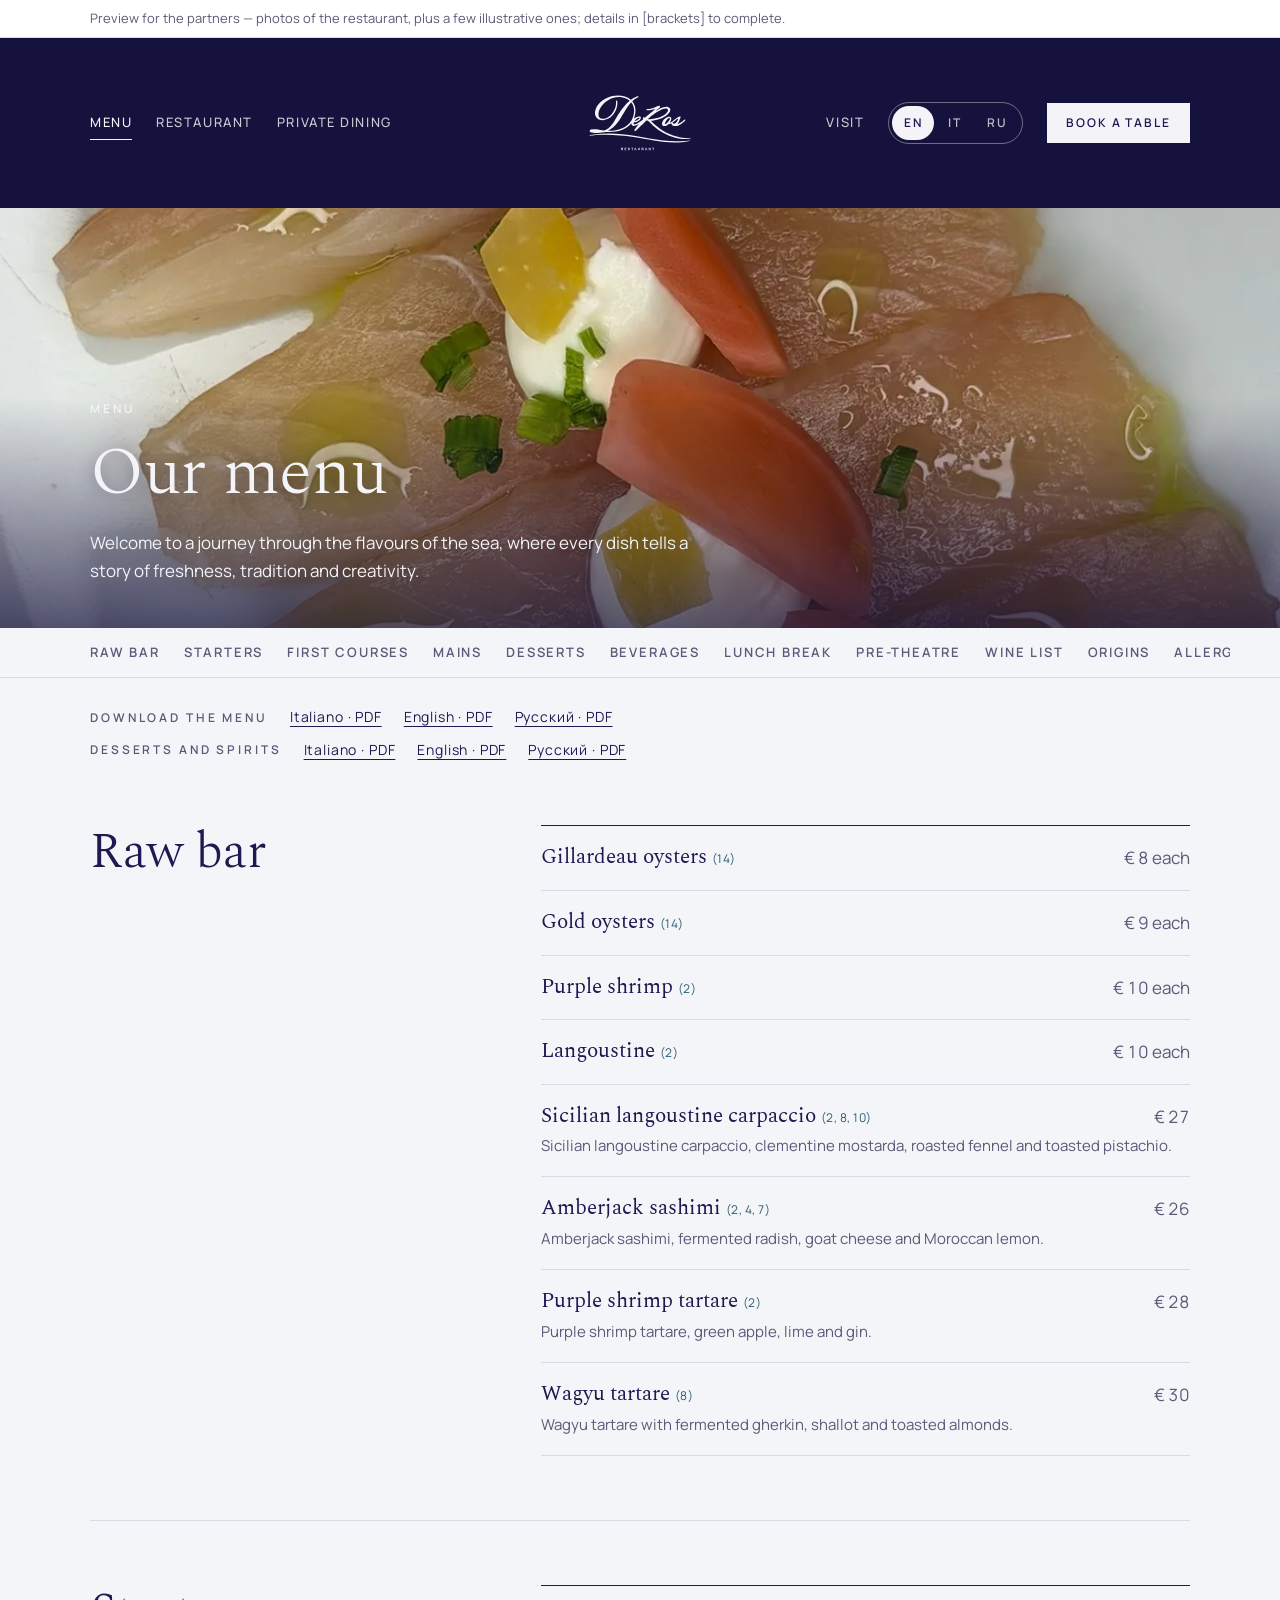
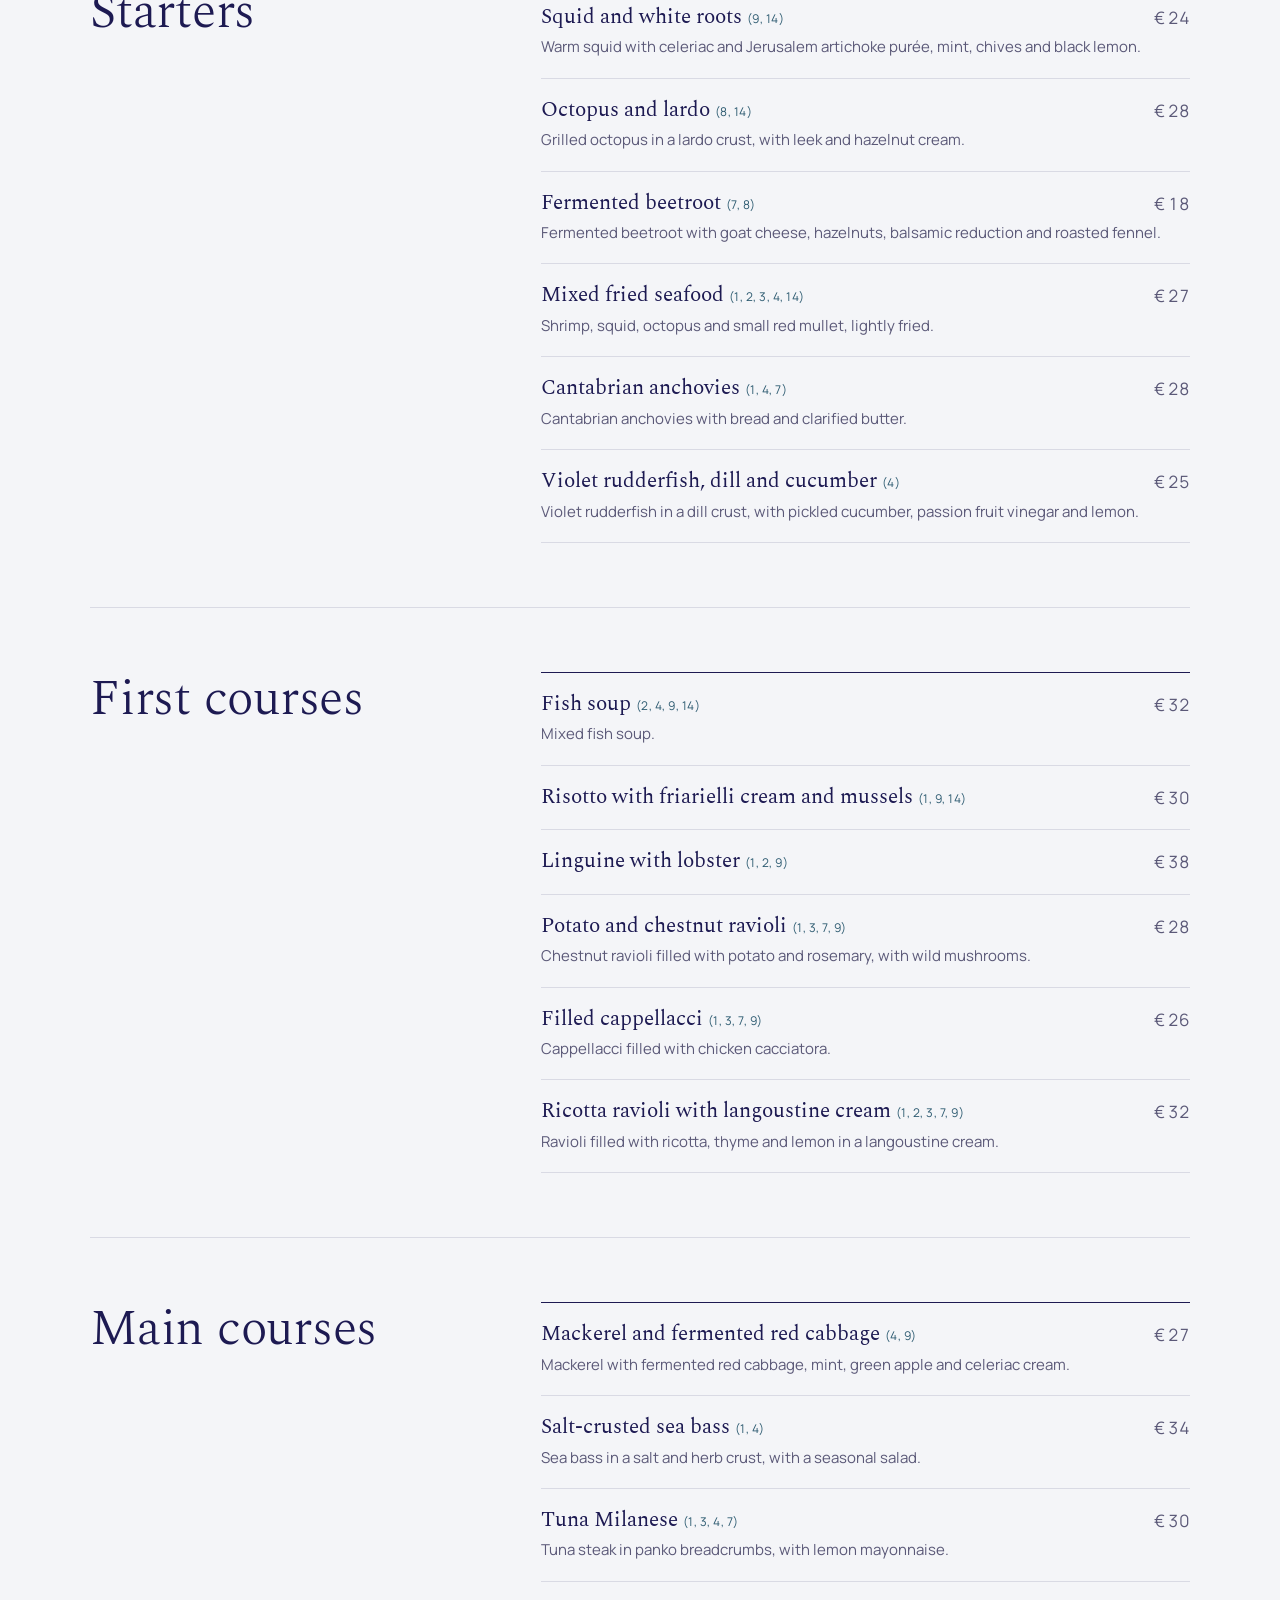
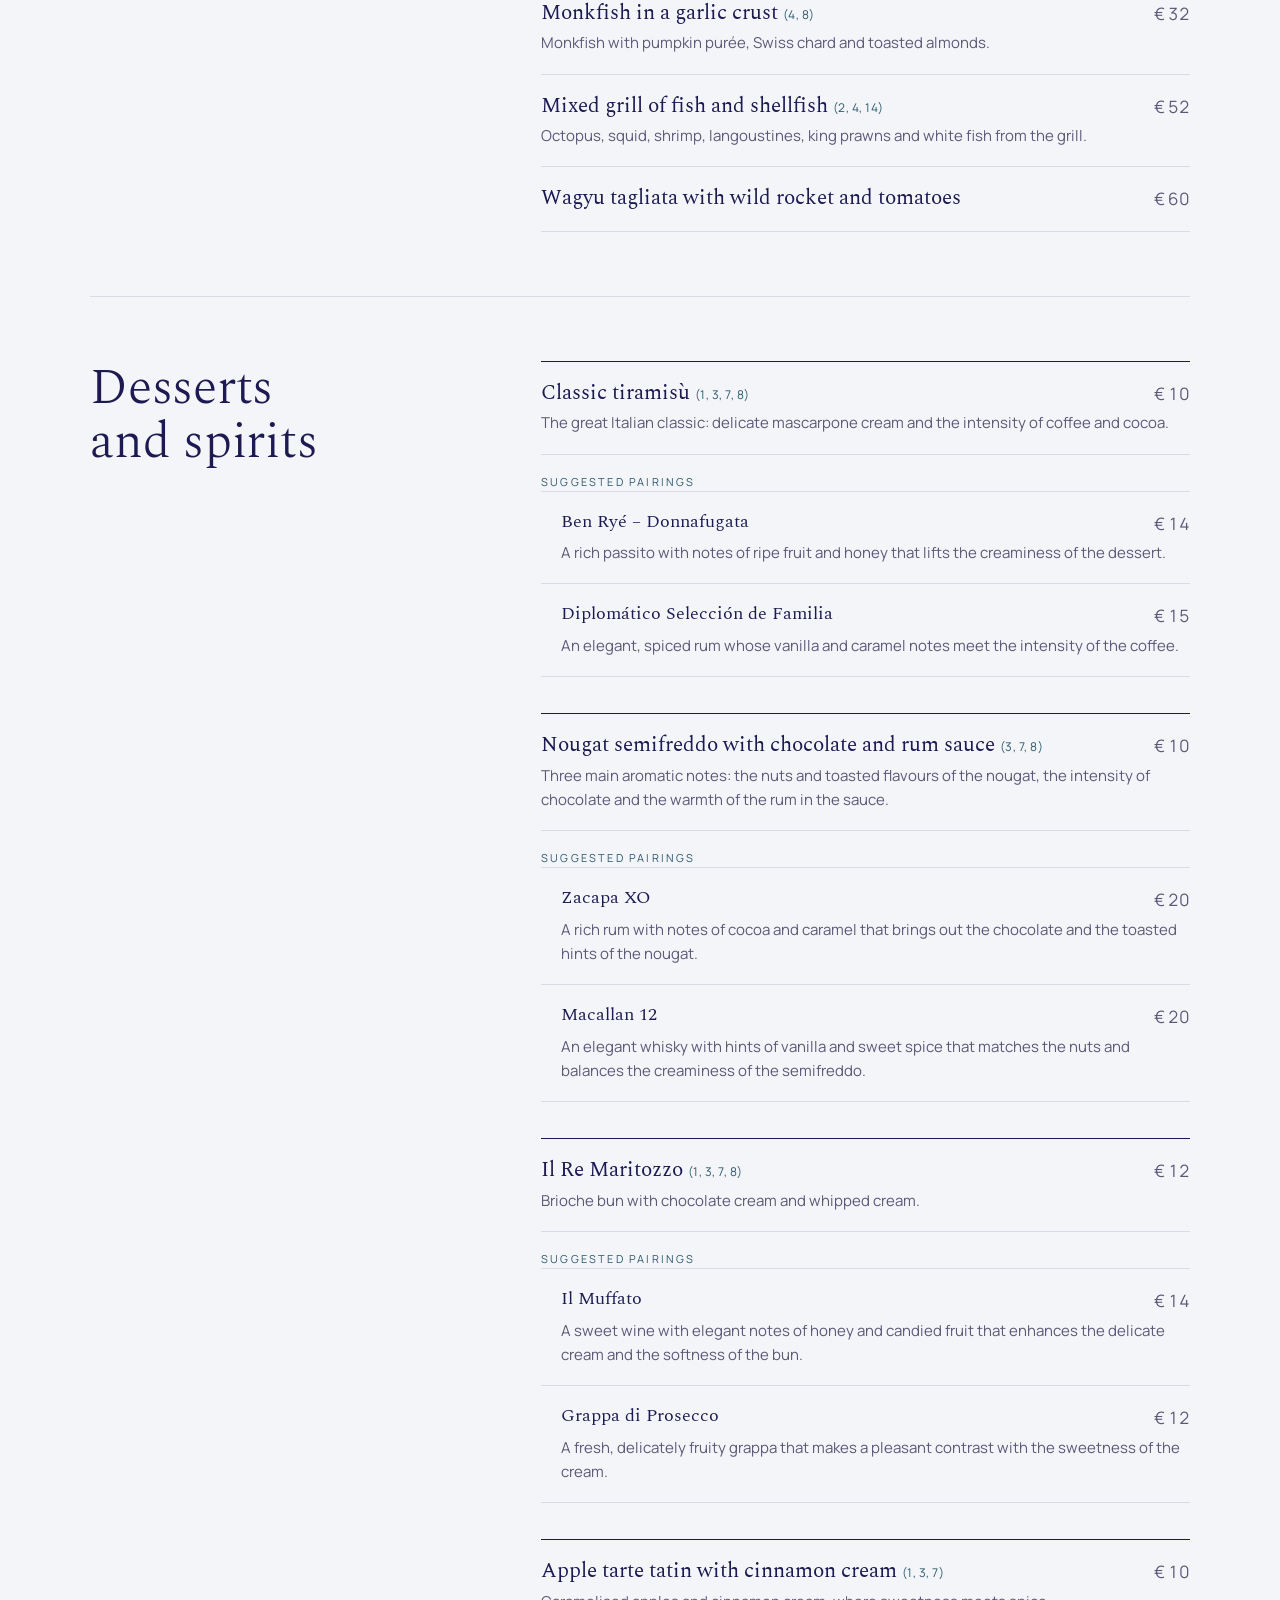
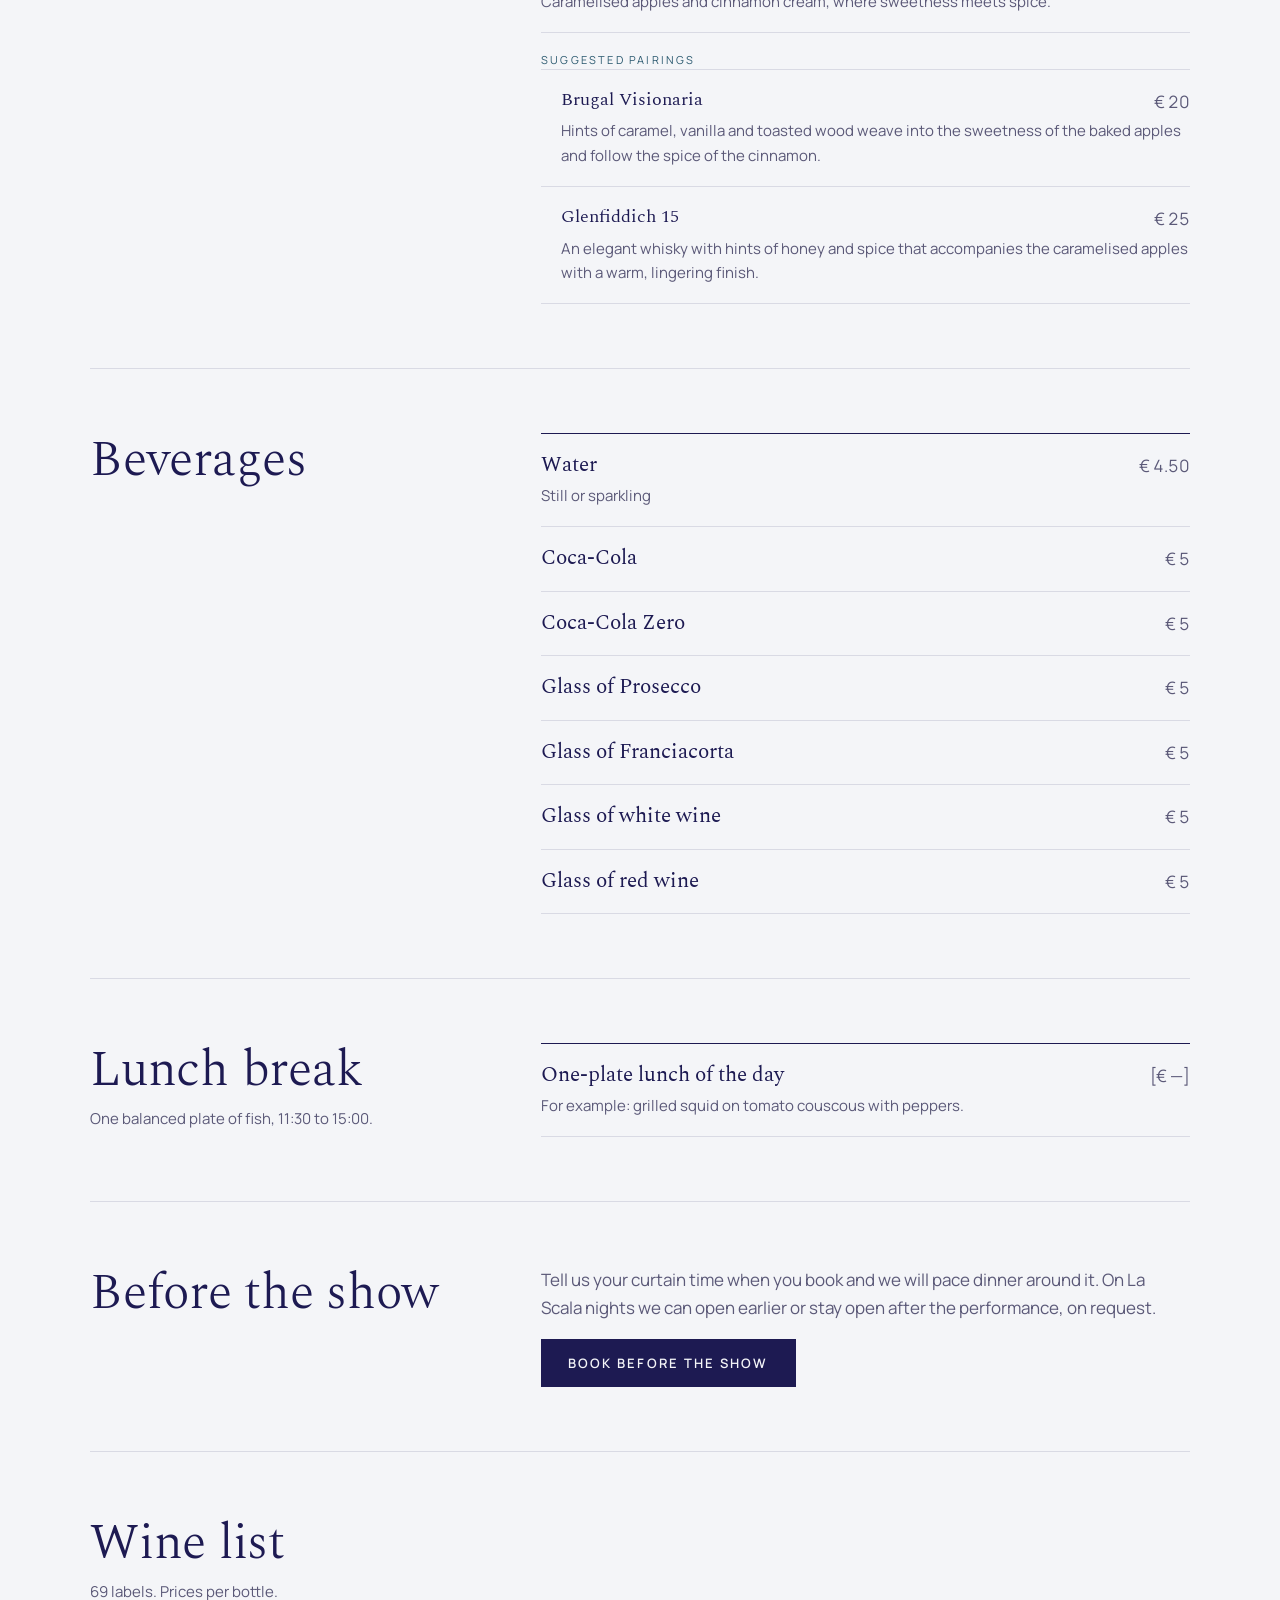
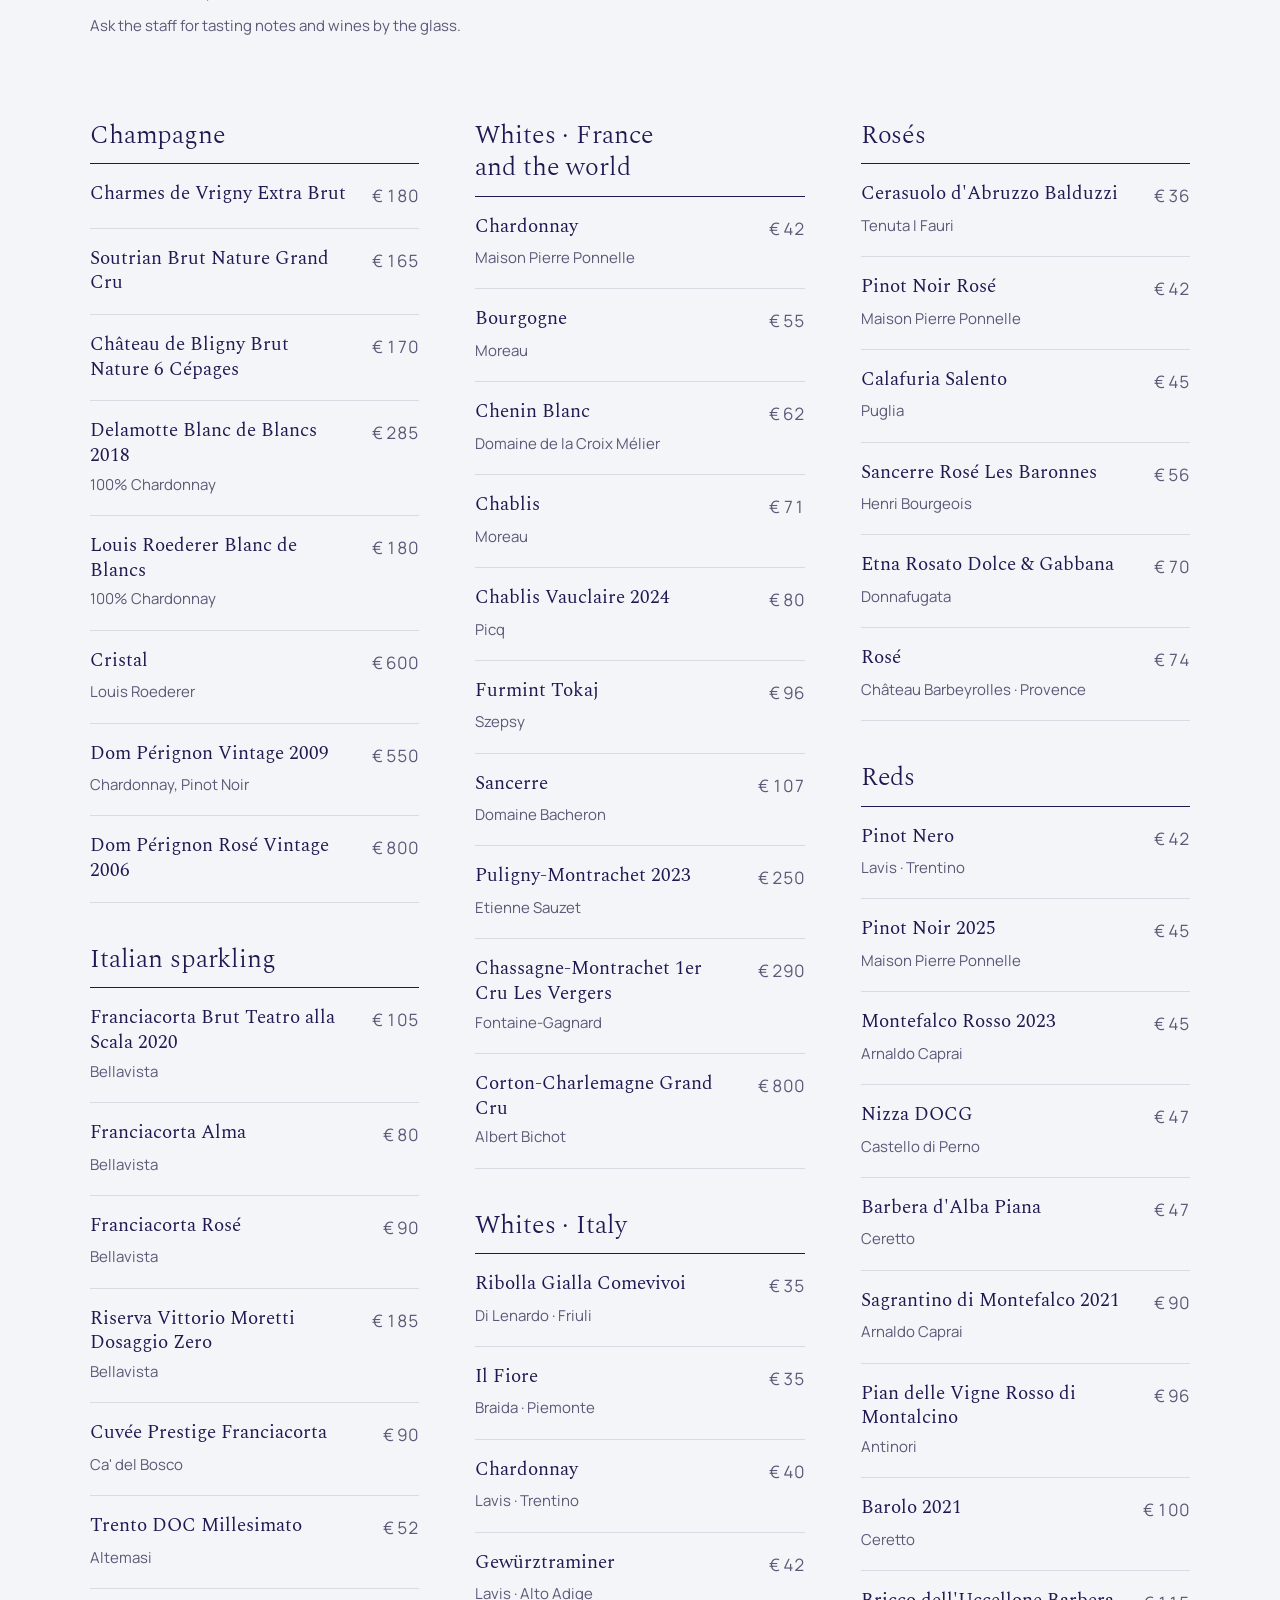
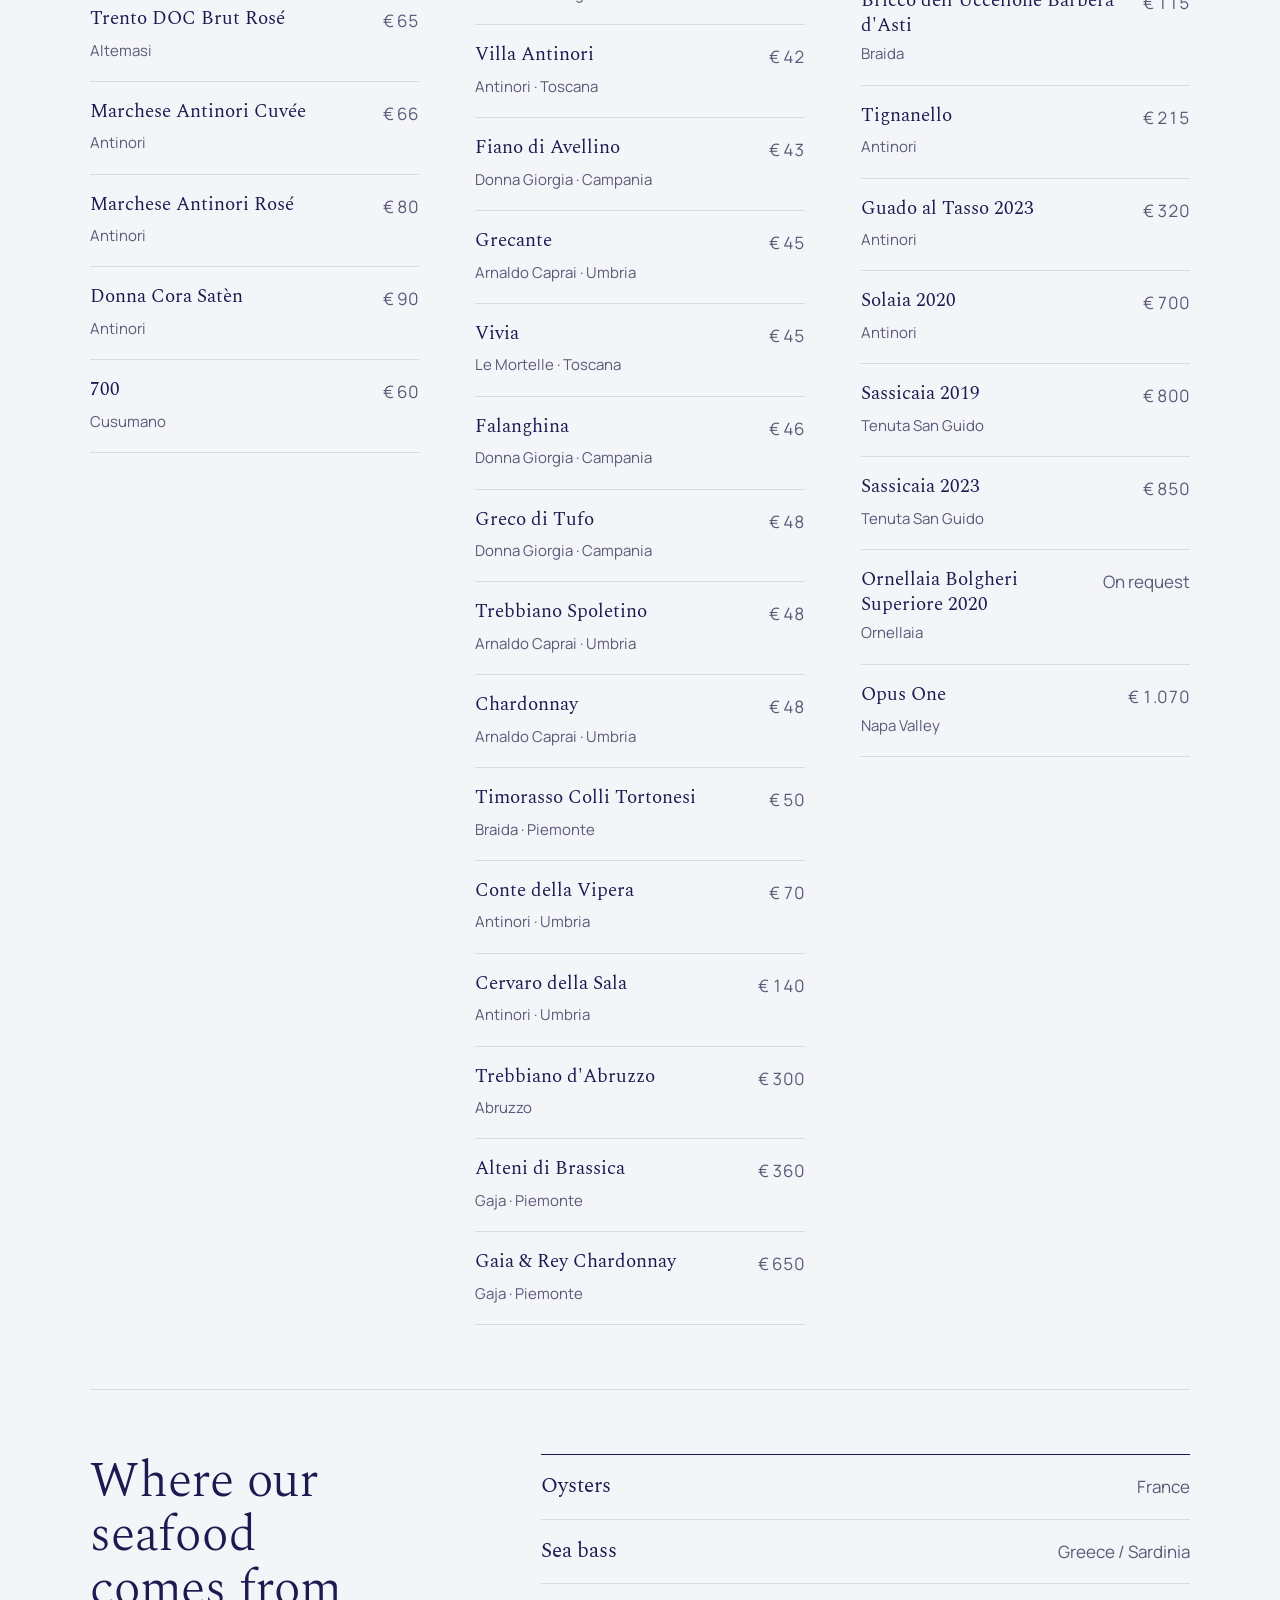
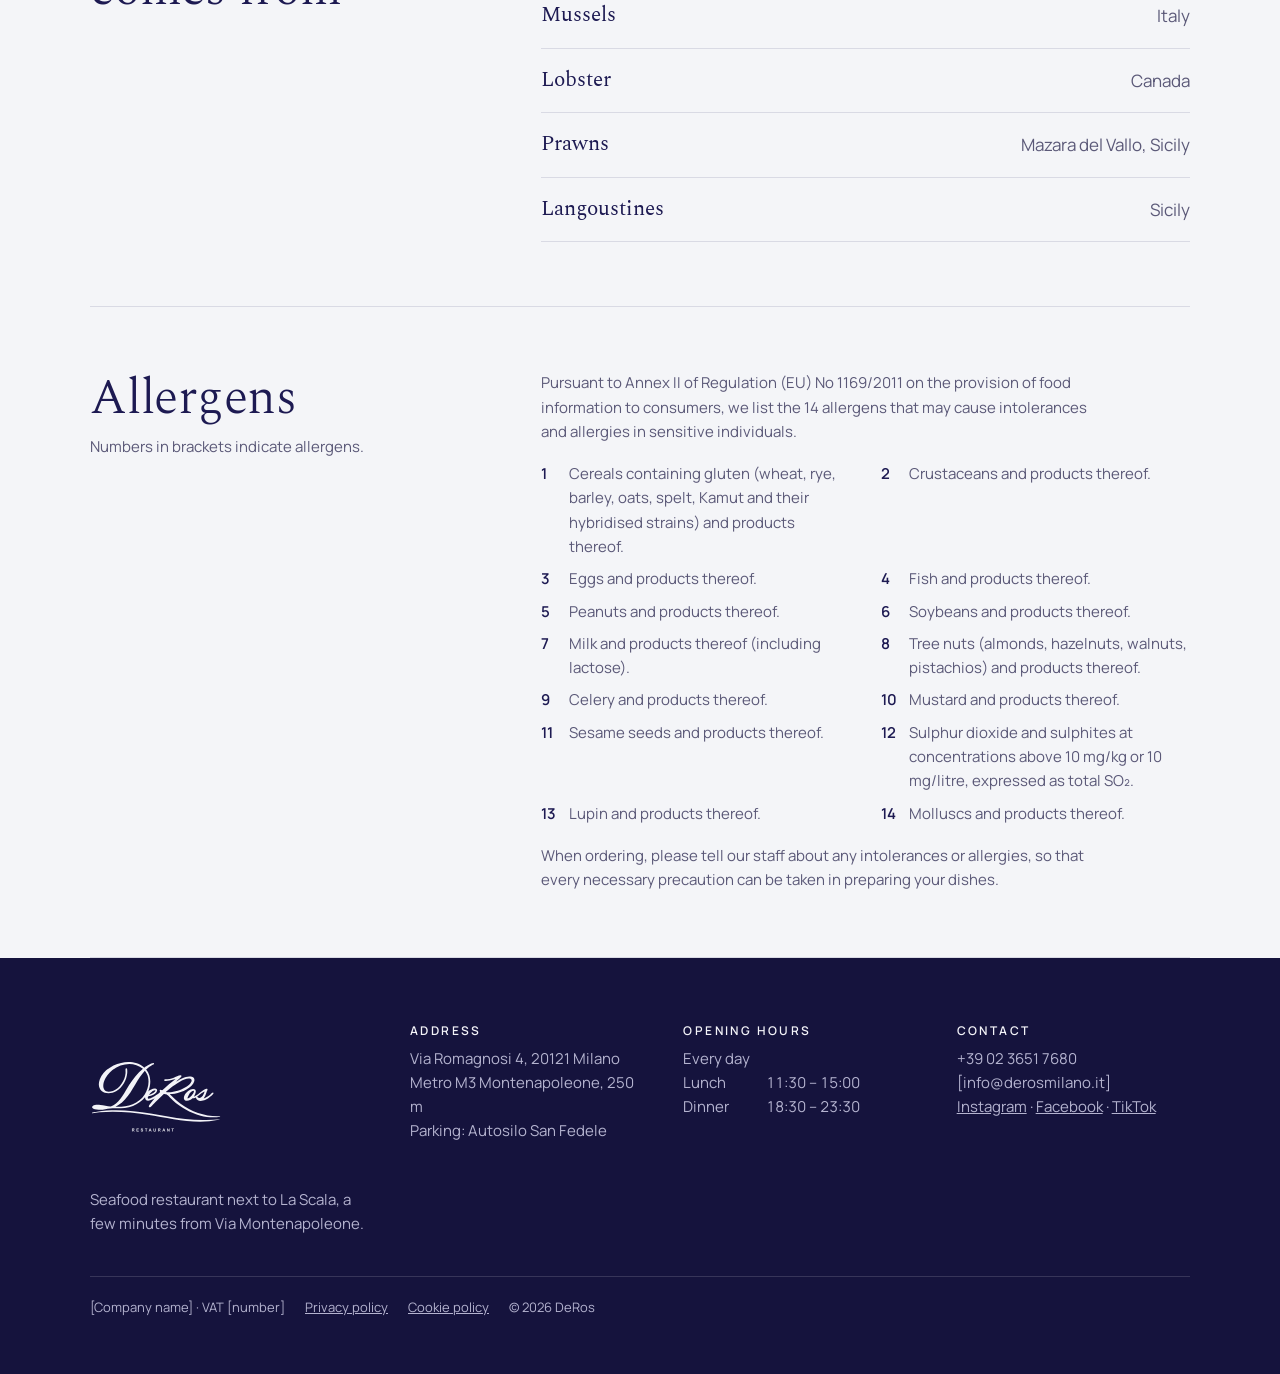
<file: menu.html>
<!doctype html>
<html lang="en">
<head>
<meta charset="utf-8">
<meta name="robots" content="noindex, nofollow">
<meta name="viewport" content="width=device-width, initial-scale=1, viewport-fit=cover">
<title>Menu · DeRos</title>
<meta name="description" content="The DeRos menu: raw bar, starters, pasta and risotto, fish mains, desserts with suggested pairings. Seafood in central Milan, near La Scala and Via Montenapoleone.">
<meta property="og:title" content="Menu · DeRos">
<meta property="og:description" content="The DeRos menu: raw bar, starters, pasta and risotto, fish mains, desserts with suggested pairings. Seafood in central Milan, near La Scala and Via Montenapoleone.">
<meta property="og:type" content="restaurant">
<link rel="preconnect" href="https://fonts.googleapis.com">
<link rel="preconnect" href="https://fonts.gstatic.com" crossorigin>
<link rel="stylesheet" href="https://fonts.googleapis.com/css2?family=Manrope:wght@400;500;600&family=Spectral:wght@300;400&display=swap">
<link rel="stylesheet" href="assets/site.css">
</head>
<body>
<svg width="0" height="0" style="position:absolute" aria-hidden="true"><defs><symbol id="logo" viewBox="30 38 377 208"><path fill="currentColor" d="M 198.46 135.60 C 202.81 136.21 215.58 129 216.53 125.21 C 217.87 119.90 209.37 124.79 207.67 125.94 C 203.89 128.47 201.26 132.10 198.46 135.60 M 246.25 127.96 C 257.74 129.54 269.48 127.48 280.53 124.26 C 292.59 120.76 311.75 112.02 318.31 100.88 C 321.39 95.65 321.44 90.24 314.30 89.30 C 299.28 87.33 273.41 106.00 261.80 115.08 Z M 102.89 170.01 C 134.30 171.18 168.39 162.33 186.23 134.61 C 197.00 117.90 201.30 93.96 192.33 75.55 C 191.58 74.00 188.21 68.26 187.00 67.50 C 186.45 67.16 186.48 67.03 186.01 67.58 C 181.24 73.19 176.73 79.01 172.55 85.09 C 153.28 113.09 140.48 147.62 110.02 165.91 C 107.70 167.31 104.76 168.10 102.89 170.01 M 196.55 126.05 C 201.90 121.82 211.16 116.33 218.15 118.54 C 223.73 120.31 222.11 125.32 219.25 128.92 C 215.12 134.14 207.41 137.92 200.97 139.31 C 198.21 139.90 196.08 138.58 195.23 142.64 C 194.23 147.37 198.21 147.01 201.71 146.26 C 207.78 144.95 223.44 134.60 228.09 130.12 C 230.86 127.46 230.91 127.21 228.72 123.90 C 230.86 118.27 234.07 123.89 237.34 122.17 C 249.26 111.23 261.75 100.96 274.44 90.93 L 257.33 94.85 C 253.21 95.16 248.69 96.43 244.56 95.96 C 240.72 95.51 240.75 92.07 245.05 91.65 C 254.51 90.72 260.20 90.01 269.30 86.75 C 274.05 85.04 284.75 79.08 288.98 79.73 C 290.94 80.04 291.39 80.91 291.19 82.82 C 290.85 86.19 279.72 93.71 277.06 97.38 C 276.58 98.05 276.92 97.87 277.53 97.85 C 288.39 90.15 307.57 79.92 321.05 84.46 C 330.93 87.79 329.28 97.05 324.52 104.22 C 312.78 121.89 284.38 131.46 264.16 133.69 C 262.20 133.91 260.02 133.32 258.19 134.41 C 267.92 143.83 277.69 153.29 288.62 161.32 C 321.07 185.17 360.93 198.61 401.55 196.77 L 401.55 198.20 C 383.25 201.93 363.96 199.78 346.01 195.20 C 316.17 187.59 288.92 172.34 266.31 151.62 C 261.70 147.41 252.60 136.42 247.67 134.42 C 245.79 133.65 242.55 132.61 240.72 133.67 C 233.19 141.58 224.92 148.83 217.07 156.37 C 213.13 160.17 207.10 167.65 203.00 170.49 C 201.79 171.33 200.80 171.76 199.26 171.37 C 196.15 168.75 199.35 164.93 201.13 162.41 C 205.17 156.67 210.46 151.28 214.71 145.65 C 212.29 146.75 210.15 148.29 207.71 149.40 C 199.27 153.23 187.33 155.80 187.23 142.78 C 177.67 153.83 166.41 162.20 152.71 167.50 C 133.44 174.96 115.31 174.56 94.99 174.33 C 85.04 174.22 76.35 177.59 66.36 178.16 C 59.58 178.54 45.73 178.42 39.68 175.64 C 35.45 173.69 34.57 169.42 38.62 166.67 C 42.98 163.70 54.37 164.30 59.64 164.76 C 68.29 165.51 80.96 169.30 88.78 169.08 C 90.85 169.02 95.08 166.86 97.00 165.80 C 117.75 154.24 129.57 126.63 142.16 107.26 C 153.24 90.23 165.66 74.45 181.25 61.30 C 146.63 32.72 94.39 51.88 74.14 88.46 C 62.54 109.41 65.69 134.92 95.49 124.62 C 114.89 117.92 129.88 94.12 131.50 74.14 C 131.81 70.34 131.08 65.81 131.54 62.24 C 131.83 60.04 133.38 59.52 135.19 60.55 C 136.83 61.81 136.51 71.37 136.33 73.72 C 134.87 93.47 122.86 115.19 105.60 125.18 C 77.65 141.36 45.23 125.77 58.10 91.05 C 67.09 66.78 94.19 49.75 118.66 44.57 C 141.47 39.75 167.38 42.13 185.32 58.16 C 188.67 54.80 208.70 42.94 212.35 45.51 C 213.10 46.04 212.98 47.78 212.33 48.42 C 211.84 48.89 209.07 49.72 208.01 50.30 C 201.62 53.83 195.49 57.95 190.42 63.21 C 205.33 81.40 204.49 104.98 196.55 126.05"/><path fill="currentColor" d="M 402.02 205.38 L 397.16 206.96 C 330.19 221.90 261.11 202.32 194.80 192.55 C 148.82 185.78 103.26 181.80 56.78 185.78 C 50.89 186.29 42.66 188.25 37.19 188.21 C 36.31 188.20 35.61 188.28 35.05 187.45 C 35.50 186.82 36.14 186.62 36.84 186.39 C 40.33 185.23 46.35 184.55 50.17 183.95 C 83.91 178.67 119.36 179.27 153.30 182.44 C 223.30 188.97 290.91 209.64 361.62 207.74 C 375.14 207.38 388.59 206.94 402.02 205.38"/><path fill="currentColor" d="M 357.10 126.05 C 356.60 125.54 350.23 130.26 349.31 130.92 C 344.49 134.37 339.31 138.17 335.12 142.29 C 337.57 142.14 339.07 144.49 341.57 144.71 C 349.82 145.45 355.73 132.78 357.10 126.05 M 325.97 124.22 C 319.79 123.90 314.82 131.37 312.10 136.25 C 308.89 142.01 305.01 151.16 315.49 142.98 C 318.45 140.66 327.35 129.96 326.91 126.40 C 326.83 125.78 326.15 124.92 325.97 124.22 M 354.72 146.12 C 362.04 143.97 368.07 139.18 374.05 134.64 C 375.47 133.57 379.59 129.37 381.16 129.50 C 383.23 129.67 383.11 131.26 382.16 132.72 C 378.50 138.31 364.91 148.15 358.65 150.77 C 350.29 154.27 333.96 155.72 332.49 143.73 C 330.42 144.71 328.40 145.22 326.13 145.53 C 325.03 145.69 324.18 145.05 323.17 145.35 C 322.12 145.65 318.71 148.94 317.11 149.85 C 304.64 156.94 293.06 151.42 300.38 136.46 C 304.18 128.70 315.70 119.10 324.78 119.40 C 336.17 119.78 331.84 131.14 328.51 137.36 C 328.27 137.82 325.35 141.42 327.23 140.86 C 329.86 140.06 334.03 137.30 336.42 135.71 C 341.72 132.19 357.35 118.41 362.61 118.48 C 368.93 118.57 364.04 125.07 363.08 127.5 C 361.76 130.85 360.99 134.42 359.42 137.69 Z M 354.72 146.12"/><path fill="currentColor" d="M 151.58 235.48 L 152.86 235.48 C 153.69 235.48 154.21 235.44 154.42 235.37 C 154.62 235.30 154.78 235.18 154.90 235.01 C 155.02 234.84 155.08 234.63 155.08 234.37 C 155.08 234.08 155.00 233.85 154.85 233.67 C 154.69 233.5 154.48 233.38 154.19 233.33 C 154.05 233.32 153.64 233.31 152.93 233.31 L 151.58 233.31 Z M 149.85 240.42 L 149.85 231.86 L 153.5 231.86 C 154.41 231.86 155.07 231.94 155.49 232.09 C 155.90 232.24 156.23 232.51 156.48 232.91 C 156.73 233.30 156.86 233.75 156.86 234.26 C 156.86 234.90 156.67 235.43 156.29 235.85 C 155.91 236.27 155.35 236.53 154.60 236.64 C 154.97 236.86 155.28 237.10 155.52 237.36 C 155.76 237.62 156.10 238.08 156.51 238.75 L 157.55 240.42 L 155.48 240.42 L 154.23 238.56 C 153.79 237.89 153.49 237.47 153.32 237.30 C 153.16 237.12 152.99 237.01 152.80 236.94 C 152.62 236.88 152.33 236.85 151.94 236.85 L 151.58 236.85 L 151.58 240.42 Z M 149.85 240.42"/><path fill="currentColor" d="M 162.85 240.42 L 162.85 231.86 L 169.20 231.86 L 169.20 233.31 L 164.58 233.31 L 164.58 235.21 L 168.88 235.21 L 168.88 236.65 L 164.58 236.65 L 164.58 238.98 L 169.36 238.98 L 169.36 240.42 Z M 162.85 240.42"/><path fill="currentColor" d="M 174.76 237.64 L 176.44 237.47 C 176.54 238.03 176.75 238.45 177.05 238.71 C 177.36 238.98 177.78 239.11 178.31 239.11 C 178.86 239.11 179.28 239 179.57 238.76 C 179.85 238.52 179.99 238.25 179.99 237.93 C 179.99 237.73 179.93 237.56 179.81 237.42 C 179.69 237.27 179.48 237.15 179.19 237.05 C 178.99 236.98 178.52 236.85 177.80 236.67 C 176.88 236.44 176.23 236.16 175.85 235.82 C 175.33 235.35 175.07 234.78 175.07 234.10 C 175.07 233.66 175.19 233.26 175.44 232.88 C 175.68 232.50 176.04 232.21 176.51 232.01 C 176.97 231.81 177.53 231.71 178.19 231.71 C 179.26 231.71 180.07 231.95 180.62 232.42 C 181.16 232.89 181.44 233.52 181.47 234.30 L 179.75 234.38 C 179.67 233.94 179.51 233.62 179.27 233.43 C 179.02 233.24 178.66 233.14 178.17 233.14 C 177.67 233.14 177.28 233.25 176.99 233.45 C 176.81 233.58 176.72 233.76 176.72 233.98 C 176.72 234.19 176.80 234.36 176.98 234.50 C 177.19 234.69 177.72 234.88 178.56 235.08 C 179.41 235.28 180.03 235.48 180.43 235.69 C 180.83 235.91 181.15 236.19 181.37 236.56 C 181.60 236.93 181.72 237.39 181.72 237.92 C 181.72 238.42 181.58 238.87 181.31 239.30 C 181.04 239.73 180.65 240.05 180.15 240.26 C 179.66 240.47 179.03 240.57 178.29 240.57 C 177.21 240.57 176.38 240.32 175.80 239.82 C 175.21 239.32 174.87 238.59 174.76 237.64"/><path fill="currentColor" d="M 189.46 240.42 L 189.46 233.31 L 186.92 233.31 L 186.92 231.86 L 193.73 231.86 L 193.73 233.31 L 191.19 233.31 L 191.19 240.42 Z M 189.46 240.42"/><path fill="currentColor" d="M 202.86 237.03 L 201.68 233.85 L 200.52 237.03 Z M 206.04 240.42 L 204.16 240.42 L 203.41 238.48 L 199.99 238.48 L 199.28 240.42 L 197.45 240.42 L 200.78 231.86 L 202.61 231.86 Z M 206.04 240.42"/><path fill="currentColor" d="M 211.31 231.86 L 213.04 231.86 L 213.04 236.5 C 213.04 237.23 213.06 237.71 213.10 237.92 C 213.17 238.28 213.35 238.56 213.63 238.77 C 213.91 238.98 214.29 239.09 214.77 239.09 C 215.26 239.09 215.63 238.99 215.88 238.79 C 216.13 238.58 216.28 238.34 216.33 238.05 C 216.38 237.76 216.41 237.27 216.41 236.59 L 216.41 231.86 L 218.14 231.86 L 218.14 236.35 C 218.14 237.38 218.09 238.11 218.00 238.53 C 217.91 238.96 217.73 239.32 217.48 239.61 C 217.23 239.90 216.89 240.13 216.47 240.30 C 216.05 240.48 215.50 240.57 214.83 240.57 C 214.01 240.57 213.39 240.47 212.96 240.28 C 212.54 240.09 212.21 239.85 211.96 239.55 C 211.72 239.25 211.56 238.93 211.48 238.60 C 211.37 238.11 211.31 237.38 211.31 236.42 Z M 211.31 231.86"/><path fill="currentColor" d="M 226.06 235.48 L 227.34 235.48 C 228.17 235.48 228.68 235.44 228.89 235.37 C 229.10 235.30 229.26 235.18 229.37 235.01 C 229.49 234.84 229.55 234.63 229.55 234.37 C 229.55 234.08 229.48 233.85 229.32 233.67 C 229.17 233.5 228.95 233.38 228.67 233.33 C 228.53 233.32 228.11 233.31 227.41 233.31 L 226.06 233.31 Z M 224.33 240.42 L 224.33 231.86 L 227.97 231.86 C 228.88 231.86 229.55 231.94 229.96 232.09 C 230.38 232.24 230.71 232.51 230.96 232.91 C 231.21 233.30 231.33 233.75 231.33 234.26 C 231.33 234.90 231.14 235.43 230.76 235.85 C 230.39 236.27 229.82 236.53 229.07 236.64 C 229.44 236.86 229.75 237.10 230 237.36 C 230.24 237.62 230.57 238.08 230.98 238.75 L 232.03 240.42 L 229.96 240.42 L 228.71 238.56 C 228.26 237.89 227.96 237.47 227.80 237.30 C 227.64 237.12 227.46 237.01 227.28 236.94 C 227.10 236.88 226.81 236.85 226.41 236.85 L 226.06 236.85 L 226.06 240.42 Z M 224.33 240.42"/><path fill="currentColor" d="M 241.86 237.03 L 240.68 233.85 L 239.53 237.03 Z M 245.05 240.42 L 243.17 240.42 L 242.42 238.48 L 239 238.48 L 238.29 240.42 L 236.46 240.42 L 239.79 231.86 L 241.62 231.86 Z M 245.05 240.42"/><path fill="currentColor" d="M 250.35 240.42 L 250.35 231.86 L 252.03 231.86 L 255.53 237.57 L 255.53 231.86 L 257.14 231.86 L 257.14 240.42 L 255.40 240.42 L 251.95 234.83 L 251.95 240.42 Z M 250.35 240.42"/><path fill="currentColor" d="M 265.26 240.42 L 265.26 233.31 L 262.72 233.31 L 262.72 231.86 L 269.52 231.86 L 269.52 233.31 L 266.99 233.31 L 266.99 240.42 Z M 265.26 240.42"/></symbol></defs></svg>
<div class="draft"><div class="wrap"><span data-it="Anteprima per i soci — foto del ristorante e alcune indicative; dati tra [parentesi quadre] da completare." data-ru="Предварительная версия для партнёров — фото ресторана и несколько иллюстративных; данные в [квадратных скобках] будут дополнены.">Preview for the partners — photos of the restaurant, plus a few illustrative ones; details in [brackets] to complete.</span></div></div>
<header class="top">
  <div class="wrap">
    <div class="nav-left">
      <button class="menu-toggle" type="button" id="open-menu" aria-expanded="false" aria-controls="drawer"><span class="bars" aria-hidden="true"></span><span data-it="Menu" data-ru="Меню">Menu</span></button>
      <a class="desk" href="menu.html" aria-current=page data-it="Menu" data-ru="Меню">Menu</a><a class="desk" href="restaurant.html" data-it="Ristorante" data-ru="Ресторан">Restaurant</a><a class="desk" href="private-dining.html" data-it="Eventi privati" data-ru="Мероприятия">Private dining</a>
    </div>
    <a class="mark" href="./" aria-label="DeRos, home"><svg role="img" aria-label="DeRos Restaurant"><use href="#logo"/></svg></a>
    <div class="nav-right">
      <a class="desk plain" href="visit.html" data-it="Dove siamo" data-ru="Контакты">Visit</a>
      <div class="lang" role="group" aria-label="Language">
        <button type="button" data-lang="en" lang="en" aria-pressed="true" aria-label="English" title="English">EN</button>
        <button type="button" data-lang="it" lang="it" aria-pressed="false" aria-label="Italiano" title="Italiano">IT</button>
        <button type="button" data-lang="ru" lang="ru" aria-pressed="false" aria-label="Русский" title="Русский">RU</button>
      </div>
      <a class="btn btn-light" href="https://www.sevenrooms.com/reservations/ristorantederos" target="_blank" rel="noopener" data-it="Prenota" data-ru="Забронировать">Book a table</a>
    </div>
  </div>
</header>
<div class="drawer" id="drawer" hidden>
  <div class="bar"><div class="lang" role="group" aria-label="Language">
        <button type="button" data-lang="en" lang="en" aria-pressed="true" aria-label="English" title="English">EN</button>
        <button type="button" data-lang="it" lang="it" aria-pressed="false" aria-label="Italiano" title="Italiano">IT</button>
        <button type="button" data-lang="ru" lang="ru" aria-pressed="false" aria-label="Русский" title="Русский">RU</button>
      </div><button class="close" type="button" id="close-menu" data-it="Chiudi" data-ru="Закрыть">Close</button></div>
  <nav aria-label="Main"><a href="menu.html" data-it="Menu" data-ru="Меню">Menu</a><a href="restaurant.html" data-it="Ristorante" data-ru="Ресторан">Restaurant</a><a href="private-dining.html" data-it="Eventi privati" data-ru="Частные мероприятия">Private dining</a><a href="https://www.sevenrooms.com/reservations/ristorantederos" target="_blank" rel="noopener" data-it="Prenota un tavolo" data-ru="Забронировать стол">Book a table</a><a href="visit.html" data-it="Dove siamo" data-ru="Как нас найти">Visit</a></nav>
  <div class="facts"><span>Via Romagnosi 4, Milano · <span data-it="Accanto alla Scala" data-ru="Рядом с Ла Скала">Next to La Scala</span></span><span>+39 02 3651 7680</span></div>
</div>
<main id="main">
<section class="band-photo page-head" aria-labelledby="menu-title">
  <div class="shot"><img src="assets/img/rawbar.webp" alt="Amberjack sashimi with goat cheese" loading="lazy" decoding="async"></div>
  <div class="copy"><div class="wrap">
  <p class="label" data-it="Menu" data-ru="Меню">Menu</p>
  <h1 id="menu-title" data-it="Il nostro menu" data-ru="Наше меню">Our menu</h1>
  <p data-it="Benvenuti in un viaggio tra i sapori del mare, dove ogni piatto racconta una storia di freschezza, tradizione e creatività." data-ru="Добро пожаловать в путешествие по вкусам моря, где каждое блюдо рассказывает историю свежести, традиций и творчества.">Welcome to a journey through the flavours of the sea, where every dish tells a story of freshness, tradition and creativity.</p></div></div>
</section>
<nav class="menu-nav" aria-label="Menu sections"><div class="wrap">
  <a href="#raw" data-it="Cruderìa" data-ru="Сырой бар">Raw bar</a><a href="#starters" data-it="Antipasti" data-ru="Закуски">Starters</a><a href="#pasta" data-it="Primi" data-ru="Первые блюда">First courses</a><a href="#mains" data-it="Secondi" data-ru="Основные блюда">Mains</a><a href="#desserts" data-it="Dolci" data-ru="Десерты">Desserts</a><a href="#drinks" data-it="Bevande" data-ru="Напитки">Beverages</a><a href="#lunch" data-it="Pausa pranzo" data-ru="Обеденный перерыв">Lunch break</a><a href="#theatre" data-it="Pre-teatro" data-ru="До театра">Pre-theatre</a><a href="#wine" data-it="Carta dei vini" data-ru="Винная карта">Wine list</a><a href="#origins" data-it="Provenienze" data-ru="Происхождение">Origins</a><a href="#allergens" data-it="Allergeni" data-ru="Аллергены">Allergens</a>
</div></nav>
<div class="wrap">
  <div class="pdf-links"><span class="label" data-it="Scarica il menu" data-ru="Скачать меню">Download the menu</span>
  <a href="assets/menu/menu-deros-it.pdf" download>Italiano · PDF</a><a href="assets/menu/menu-deros-en.pdf" download>English · PDF</a><a href="assets/menu/menu-deros-ru.pdf" download>Русский · PDF</a></div>
<div class="pdf-links"><span class="label" data-it="Dolci e distillati" data-ru="Десерты и крепкие напитки">Desserts and spirits</span>
  <a href="assets/menu/dolci-deros-it.pdf" download>Italiano · PDF</a><a href="assets/menu/dolci-deros-en.pdf" download>English · PDF</a><a href="assets/menu/dolci-deros-ru.pdf" download>Русский · PDF</a></div>
  <section class="course" id="raw"><div class="intro"><h2 data-it="Cruderìa" data-ru="Сырой бар">Raw bar</h2></div><ul class="dish-list"><li><span class="name"><span data-it="Ostriche Gillardeau" data-ru="Устрицы Gillardeau">Gillardeau oysters</span> <span class="al">(14)</span></span><span class="price" data-it="€ 8 cad." data-ru="€ 8 шт.">€ 8 each</span></li><li><span class="name"><span data-it="Ostriche Gold" data-ru="Устрицы Gold">Gold oysters</span> <span class="al">(14)</span></span><span class="price" data-it="€ 9 cad." data-ru="€ 9 шт.">€ 9 each</span></li><li><span class="name"><span data-it="Gambero viola" data-ru="Фиолетовая креветка">Purple shrimp</span> <span class="al">(2)</span></span><span class="price" data-it="€ 10 cad." data-ru="€ 10 шт.">€ 10 each</span></li><li><span class="name"><span data-it="Scampo" data-ru="Лангустин">Langoustine</span> <span class="al">(2)</span></span><span class="price" data-it="€ 10 cad." data-ru="€ 10 шт.">€ 10 each</span></li><li><span class="name"><span data-it="Carpaccio di scampo di Sicilia" data-ru="Карпаччо из сицилийских лангустинов">Sicilian langoustine carpaccio</span> <span class="al">(2, 8, 10)</span></span><span class="price" data-it="€ 27" data-ru="€ 27">€ 27</span><span class="desc" data-it="Carpaccio di scampo di Sicilia, mostarda di clementine, finocchio arrosto e pistacchio tostato." data-ru="Карпаччо из сицилийских лангустинов, мостарда из клементинов, запечённый фенхель и обжаренные фисташки.">Sicilian langoustine carpaccio, clementine mostarda, roasted fennel and toasted pistachio.</span></li><li><span class="name"><span data-it="Sashimi di ricciola" data-ru="Сашими из лакедры">Amberjack sashimi</span> <span class="al">(2, 4, 7)</span></span><span class="price" data-it="€ 26" data-ru="€ 26">€ 26</span><span class="desc" data-it="Sashimi di ricciola, ravanello fermentato, caprino e limone marocchino." data-ru="Сашими из лакедры, ферментированный редис, козий сыр и марокканский лимон.">Amberjack sashimi, fermented radish, goat cheese and Moroccan lemon.</span></li><li><span class="name"><span data-it="Tartare di gambero viola" data-ru="Тартар из фиолетовой креветки">Purple shrimp tartare</span> <span class="al">(2)</span></span><span class="price" data-it="€ 28" data-ru="€ 28">€ 28</span><span class="desc" data-it="Tartare di gambero viola, mela verde, lime e gin." data-ru="Тартар из фиолетовой креветки, зелёное яблоко, лайм и джин.">Purple shrimp tartare, green apple, lime and gin.</span></li><li><span class="name"><span data-it="Tartare di wagyu" data-ru="Тартар из вагю">Wagyu tartare</span> <span class="al">(8)</span></span><span class="price" data-it="€ 30" data-ru="€ 30">€ 30</span><span class="desc" data-it="Tartare di wagyu con cetriolino fermentato, scalogno e mandorle tostate." data-ru="Тартар из вагю с ферментированным корнишоном, луком-шалотом и обжаренным миндалём.">Wagyu tartare with fermented gherkin, shallot and toasted almonds.</span></li></ul></section><section class="course" id="starters"><div class="intro"><h2 data-it="Antipasti" data-ru="Закуски">Starters</h2></div><ul class="dish-list"><li><span class="name"><span data-it="Calamaro e radice bianca" data-ru="Кальмар и белые корнеплоды">Squid and white roots</span> <span class="al">(9, 14)</span></span><span class="price" data-it="€ 24" data-ru="€ 24">€ 24</span><span class="desc" data-it="Calamaro tiepido con purea di sedano rapa e topinambur, menta, erba cipollina e limone nero." data-ru="Тёплый кальмар с пюре из корня сельдерея и топинамбура, мятой, шнитт-луком и чёрным лимоном.">Warm squid with celeriac and Jerusalem artichoke purée, mint, chives and black lemon.</span></li><li><span class="name"><span data-it="Polpo e lardo" data-ru="Осьминог и лардо">Octopus and lardo</span> <span class="al">(8, 14)</span></span><span class="price" data-it="€ 28" data-ru="€ 28">€ 28</span><span class="desc" data-it="Polpo alla brace in crosta di lardo con crema di porro e nocciole." data-ru="Осьминог на гриле в корочке из лардо с кремом из лука-порея и фундука.">Grilled octopus in a lardo crust, with leek and hazelnut cream.</span></li><li><span class="name"><span data-it="Barbabietola rossa fermentata" data-ru="Ферментированная свёкла">Fermented beetroot</span> <span class="al">(7, 8)</span></span><span class="price" data-it="€ 18" data-ru="€ 18">€ 18</span><span class="desc" data-it="Barbabietola fermentata con caprino, nocciole, riduzione di aceto balsamico e finocchio arrosto." data-ru="Ферментированная свёкла с козьим сыром, фундуком, бальзамической редукцией и запечённым фенхелем.">Fermented beetroot with goat cheese, hazelnuts, balsamic reduction and roasted fennel.</span></li><li><span class="name"><span data-it="Frittura mista di pesce" data-ru="Ассорти морепродуктов во фритюре">Mixed fried seafood</span> <span class="al">(1, 2, 3, 4, 14)</span></span><span class="price" data-it="€ 27" data-ru="€ 27">€ 27</span><span class="desc" data-it="Fritto misto di gamberi, calamari, polpo e trigliette." data-ru="Креветки, кальмары, осьминог и мелкая барабулька во фритюре.">Shrimp, squid, octopus and small red mullet, lightly fried.</span></li><li><span class="name"><span data-it="Acciughe del Cantabrico" data-ru="Кантабрийские анчоусы">Cantabrian anchovies</span> <span class="al">(1, 4, 7)</span></span><span class="price" data-it="€ 28" data-ru="€ 28">€ 28</span><span class="desc" data-it="Acciughe del Cantabrico con pane e burro chiarificato." data-ru="Кантабрийские анчоусы с хлебом и топлёным маслом.">Cantabrian anchovies with bread and clarified butter.</span></li><li><span class="name"><span data-it="Centrofolo viola con aneto e cetriolo" data-ru="Центролоф с укропом и огурцом">Violet rudderfish, dill and cucumber</span> <span class="al">(4)</span></span><span class="price" data-it="€ 25" data-ru="€ 25">€ 25</span><span class="desc" data-it="Centrofolo viola in crosta di aneto con cetriolo acido, aceto al frutto della passione e limone." data-ru="Центролоф в укропной корочке с маринованным огурцом, уксусом из маракуйи и лимоном.">Violet rudderfish in a dill crust, with pickled cucumber, passion fruit vinegar and lemon.</span></li></ul></section><section class="course" id="pasta"><div class="intro"><h2 data-it="Primi" data-ru="Первые блюда">First courses</h2></div><ul class="dish-list"><li><span class="name"><span data-it="Zuppa di pesce" data-ru="Рыбный суп">Fish soup</span> <span class="al">(2, 4, 9, 14)</span></span><span class="price" data-it="€ 32" data-ru="€ 32">€ 32</span><span class="desc" data-it="Zuppa di pesce misto." data-ru="Суп из разных видов рыбы.">Mixed fish soup.</span></li><li><span class="name"><span data-it="Risotto con crema di friarielli e cozze" data-ru="Ризотто с кремом из фриарьелли и мидиями">Risotto with friarielli cream and mussels</span> <span class="al">(1, 9, 14)</span></span><span class="price" data-it="€ 30" data-ru="€ 30">€ 30</span></li><li><span class="name"><span data-it="Linguina all&#x27;astice" data-ru="Лингвине с омаром">Linguine with lobster</span> <span class="al">(1, 2, 9)</span></span><span class="price" data-it="€ 38" data-ru="€ 38">€ 38</span></li><li><span class="name"><span data-it="Ravioli patate e castagne" data-ru="Равиоли с картофелем и каштанами">Potato and chestnut ravioli</span> <span class="al">(1, 3, 7, 9)</span></span><span class="price" data-it="€ 28" data-ru="€ 28">€ 28</span><span class="desc" data-it="Ravioli di castagna ripieni di patate e rosmarino ai funghi selvatici." data-ru="Каштановые равиоли с начинкой из картофеля и розмарина, с лесными грибами.">Chestnut ravioli filled with potato and rosemary, with wild mushrooms.</span></li><li><span class="name"><span data-it="Cappellacci ripieni" data-ru="Каппеллаччи с начинкой">Filled cappellacci</span> <span class="al">(1, 3, 7, 9)</span></span><span class="price" data-it="€ 26" data-ru="€ 26">€ 26</span><span class="desc" data-it="Cappellacci ripieni di pollo alla cacciatora." data-ru="Каппеллаччи с начинкой из курицы по-охотничьи («каччатора»).">Cappellacci filled with chicken cacciatora.</span></li><li><span class="name"><span data-it="Ravioli con ricotta e crema di scampi" data-ru="Равиоли с рикоттой в креме из лангустинов">Ricotta ravioli with langoustine cream</span> <span class="al">(1, 2, 3, 7, 9)</span></span><span class="price" data-it="€ 32" data-ru="€ 32">€ 32</span><span class="desc" data-it="Ravioli ripieni di ricotta, timo e limone in crema di scampi." data-ru="Равиоли с рикоттой, тимьяном и лимоном в креме из лангустинов.">Ravioli filled with ricotta, thyme and lemon in a langoustine cream.</span></li></ul></section><section class="course" id="mains"><div class="intro"><h2 data-it="Secondi" data-ru="Основные блюда">Main courses</h2></div><ul class="dish-list"><li><span class="name"><span data-it="Sgombro e cavolo rosso fermentato" data-ru="Скумбрия и ферментированная красная капуста">Mackerel and fermented red cabbage</span> <span class="al">(4, 9)</span></span><span class="price" data-it="€ 27" data-ru="€ 27">€ 27</span><span class="desc" data-it="Sgombro con cavolo rosso fermentato, menta e mela verde e crema di sedano rapa." data-ru="Скумбрия с ферментированной красной капустой, мятой, зелёным яблоком и кремом из корня сельдерея.">Mackerel with fermented red cabbage, mint, green apple and celeriac cream.</span></li><li><span class="name"><span data-it="Branzino in crosta di sale" data-ru="Сибас в соляной корочке">Salt-crusted sea bass</span> <span class="al">(1, 4)</span></span><span class="price" data-it="€ 34" data-ru="€ 34">€ 34</span><span class="desc" data-it="Branzino in crosta di sale e erbe con insalata di stagione." data-ru="Сибас в корочке из соли и трав с сезонным салатом.">Sea bass in a salt and herb crust, with a seasonal salad.</span></li><li><span class="name"><span data-it="Tonno alla milanese" data-ru="Тунец по-милански">Tuna Milanese</span> <span class="al">(1, 3, 4, 7)</span></span><span class="price" data-it="€ 30" data-ru="€ 30">€ 30</span><span class="desc" data-it="Trancio di tonno in pane panko servito con maionese al limone." data-ru="Стейк тунца в панировке панко с лимонным майонезом.">Tuna steak in panko breadcrumbs, with lemon mayonnaise.</span></li><li><span class="name"><span data-it="Coda di rospo in crosta di aglio" data-ru="Морской чёрт в чесночной корочке">Monkfish in a garlic crust</span> <span class="al">(4, 8)</span></span><span class="price" data-it="€ 32" data-ru="€ 32">€ 32</span><span class="desc" data-it="Coda di rospo con purea di zucca, bieta e mandorle tostate." data-ru="Морской чёрт с тыквенным пюре, мангольдом и обжаренным миндалём.">Monkfish with pumpkin purée, Swiss chard and toasted almonds.</span></li><li><span class="name"><span data-it="Grigliata mista di pesce" data-ru="Рыба и морепродукты на гриле">Mixed grill of fish and shellfish</span> <span class="al">(2, 4, 14)</span></span><span class="price" data-it="€ 52" data-ru="€ 52">€ 52</span><span class="desc" data-it="Grigliata di pesce con polpi, calamari, gamberi, scampi, mazzancolle e pesce bianco." data-ru="Осьминог, кальмары, креветки, лангустины, королевские креветки и белая рыба на гриле.">Octopus, squid, shrimp, langoustines, king prawns and white fish from the grill.</span></li><li><span class="name"><span data-it="Tagliata di wagyu con rucola selvatica e pomodori" data-ru="Тальята из вагю с дикой рукколой и томатами">Wagyu tagliata with wild rocket and tomatoes</span></span><span class="price" data-it="€ 60" data-ru="€ 60">€ 60</span></li></ul></section>
  <section class="course" id="desserts"><div class="intro"><h2 data-it="Dolci e distillati" data-ru="Десерты и крепкие напитки">Desserts and spirits</h2></div><div><div class="dessert-block"><ul class="dish-list"><li><span class="name"><span data-it="Il classico tiramisù" data-ru="Классический тирамису">Classic tiramisù</span> <span class="al">(1, 3, 7, 8)</span></span><span class="price" data-it="€ 10" data-ru="€ 10">€ 10</span><span class="desc" data-it="Il grande classico italiano, tra la delicatezza della crema al mascarpone e l&#x27;intensità del caffè e del cacao." data-ru="Великая итальянская классика: нежный крем из маскарпоне и насыщенный вкус кофе и какао.">The great Italian classic: delicate mascarpone cream and the intensity of coffee and cocoa.</span></li></ul><p class="pair-label" data-it="Abbinamenti consigliati" data-ru="Рекомендуемые сочетания">Suggested pairings</p><ul class="dish-list pairs"><li><span class="name"><span data-it="Ben Ryé – Donnafugata" data-ru="Ben Ryé – Donnafugata">Ben Ryé – Donnafugata</span></span><span class="price" data-it="€ 14" data-ru="€ 14">€ 14</span><span class="desc" data-it="Un passito avvolgente, dalle note di frutta matura e miele, che esalta la cremosità del dessert." data-ru="Насыщенное вино пассито с нотами спелых фруктов и мёда, подчёркивающее кремовость десерта.">A rich passito with notes of ripe fruit and honey that lifts the creaminess of the dessert.</span></li><li><span class="name"><span data-it="Diplomático Selección de Familia" data-ru="Diplomático Selección de Familia">Diplomático Selección de Familia</span></span><span class="price" data-it="€ 15" data-ru="€ 15">€ 15</span><span class="desc" data-it="Un rum elegante e speziato, le cui note di vaniglia e caramello incontrano l&#x27;intensità del caffè." data-ru="Элегантный пряный ром, чьи ноты ванили и карамели встречаются с насыщенностью кофе.">An elegant, spiced rum whose vanilla and caramel notes meet the intensity of the coffee.</span></li></ul></div><div class="dessert-block"><ul class="dish-list"><li><span class="name"><span data-it="Semifreddo al torroncino con salsa al cioccolato e rum" data-ru="Семифреддо с нугой и шоколадно-ромовым соусом">Nougat semifreddo with chocolate and rum sauce</span> <span class="al">(3, 7, 8)</span></span><span class="price" data-it="€ 10" data-ru="€ 10">€ 10</span><span class="desc" data-it="Questo dessert presenta tre componenti aromatiche principali: la frutta secca e le note tostate del torroncino, l&#x27;intensità del cioccolato e il carattere caldo del rum presente nella salsa." data-ru="Три главных аромата: орехи и обжаренные ноты нуги, насыщенный шоколад и тёплый характер рома в соусе.">Three main aromatic notes: the nuts and toasted flavours of the nougat, the intensity of chocolate and the warmth of the rum in the sauce.</span></li></ul><p class="pair-label" data-it="Abbinamenti consigliati" data-ru="Рекомендуемые сочетания">Suggested pairings</p><ul class="dish-list pairs"><li><span class="name"><span data-it="Zacapa XO" data-ru="Zacapa XO">Zacapa XO</span></span><span class="price" data-it="€ 20" data-ru="€ 20">€ 20</span><span class="desc" data-it="Un rum avvolgente, dalle note di cacao e caramello, che esalta la ricchezza del cioccolato e le sfumature tostate del torroncino." data-ru="Насыщенный ром с нотами какао и карамели, раскрывающий шоколад и обжаренные оттенки нуги.">A rich rum with notes of cocoa and caramel that brings out the chocolate and the toasted hints of the nougat.</span></li><li><span class="name"><span data-it="Macallan 12" data-ru="Macallan 12">Macallan 12</span></span><span class="price" data-it="€ 20" data-ru="€ 20">€ 20</span><span class="desc" data-it="Un whisky elegante, dalle sfumature di vaniglia e spezie dolci, che accompagna la frutta secca e bilancia la cremosità del semifreddo." data-ru="Элегантный виски с оттенками ванили и сладких пряностей, который сочетается с орехами и уравновешивает кремовость семифреддо.">An elegant whisky with hints of vanilla and sweet spice that matches the nuts and balances the creaminess of the semifreddo.</span></li></ul></div><div class="dessert-block"><ul class="dish-list"><li><span class="name"><span data-it="Il Re Maritozzo" data-ru="Il Re Maritozzo">Il Re Maritozzo</span> <span class="al">(1, 3, 7, 8)</span></span><span class="price" data-it="€ 12" data-ru="€ 12">€ 12</span><span class="desc" data-it="Pan brioche con cremoso al cioccolato e panna montata." data-ru="Бриошь с шоколадным кремом и взбитыми сливками.">Brioche bun with chocolate cream and whipped cream.</span></li></ul><p class="pair-label" data-it="Abbinamenti consigliati" data-ru="Рекомендуемые сочетания">Suggested pairings</p><ul class="dish-list pairs"><li><span class="name"><span data-it="Il Muffato" data-ru="Il Muffato">Il Muffato</span></span><span class="price" data-it="€ 14" data-ru="€ 14">€ 14</span><span class="desc" data-it="Un vino dolce dalle eleganti note di miele e frutta candita, che valorizza la delicatezza della panna e la sofficità del maritozzo." data-ru="Десертное вино с элегантными нотами мёда и цукатов, подчёркивающее нежность сливок и мягкость булочки.">A sweet wine with elegant notes of honey and candied fruit that enhances the delicate cream and the softness of the bun.</span></li><li><span class="name"><span data-it="Grappa di Prosecco" data-ru="Граппа из просекко">Grappa di Prosecco</span></span><span class="price" data-it="€ 12" data-ru="€ 12">€ 12</span><span class="desc" data-it="Una grappa dal carattere fresco e delicatamente fruttato, che crea un piacevole contrasto con la dolcezza della panna." data-ru="Свежая, деликатно фруктовая граппа, приятно контрастирующая со сладостью сливок.">A fresh, delicately fruity grappa that makes a pleasant contrast with the sweetness of the cream.</span></li></ul></div><div class="dessert-block"><ul class="dish-list"><li><span class="name"><span data-it="Tarte Tatin di mele con crema alla cannella" data-ru="Яблочный тарт татен с коричным кремом">Apple tarte tatin with cinnamon cream</span> <span class="al">(1, 3, 7)</span></span><span class="price" data-it="€ 10" data-ru="€ 10">€ 10</span><span class="desc" data-it="Mele caramellate e crema alla cannella, in un incontro di dolcezza e note speziate." data-ru="Карамелизированные яблоки и коричный крем — встреча сладости и пряных нот.">Caramelised apples and cinnamon cream, where sweetness meets spice.</span></li></ul><p class="pair-label" data-it="Abbinamenti consigliati" data-ru="Рекомендуемые сочетания">Suggested pairings</p><ul class="dish-list pairs"><li><span class="name"><span data-it="Brugal Visionaria" data-ru="Brugal Visionaria">Brugal Visionaria</span></span><span class="price" data-it="€ 20" data-ru="€ 20">€ 20</span><span class="desc" data-it="Le sfumature di caramello, vaniglia e legno tostato si intrecciano con la dolcezza delle mele cotte, accompagnando le note speziate della cannella." data-ru="Оттенки карамели, ванили и обжаренного дерева переплетаются со сладостью печёных яблок и сопровождают пряность корицы.">Hints of caramel, vanilla and toasted wood weave into the sweetness of the baked apples and follow the spice of the cinnamon.</span></li><li><span class="name"><span data-it="Glenfiddich 15" data-ru="Glenfiddich 15">Glenfiddich 15</span></span><span class="price" data-it="€ 25" data-ru="€ 25">€ 25</span><span class="desc" data-it="Un whisky elegante, dalle sfumature di miele e spezie, che accompagna le mele caramellate con un finale caldo e persistente." data-ru="Элегантный виски с оттенками мёда и пряностей, сопровождающий карамелизированные яблоки тёплым долгим послевкусием.">An elegant whisky with hints of honey and spice that accompanies the caramelised apples with a warm, lingering finish.</span></li></ul></div></div></section>
  <section class="course" id="drinks"><div class="intro"><h2 data-it="Bevande" data-ru="Напитки">Beverages</h2></div><ul class="dish-list"><li><span class="name"><span data-it="Acqua" data-ru="Вода">Water</span></span><span class="price" data-it="€ 4,50" data-ru="€ 4,50">€ 4.50</span><span class="desc" data-it="Naturale o frizzante" data-ru="Негазированная или газированная">Still or sparkling</span></li><li><span class="name"><span data-it="Coca-Cola" data-ru="Coca-Cola">Coca-Cola</span></span><span class="price" data-it="€ 5" data-ru="€ 5">€ 5</span></li><li><span class="name"><span data-it="Coca-Cola Zero" data-ru="Coca-Cola Zero">Coca-Cola Zero</span></span><span class="price" data-it="€ 5" data-ru="€ 5">€ 5</span></li><li><span class="name"><span data-it="Calice di Prosecco" data-ru="Бокал просекко">Glass of Prosecco</span></span><span class="price" data-it="€ 5" data-ru="€ 5">€ 5</span></li><li><span class="name"><span data-it="Calice di Franciacorta" data-ru="Бокал франчакорты">Glass of Franciacorta</span></span><span class="price" data-it="€ 5" data-ru="€ 5">€ 5</span></li><li><span class="name"><span data-it="Calice di vino bianco" data-ru="Бокал белого вина">Glass of white wine</span></span><span class="price" data-it="€ 5" data-ru="€ 5">€ 5</span></li><li><span class="name"><span data-it="Calice di vino rosso" data-ru="Бокал красного вина">Glass of red wine</span></span><span class="price" data-it="€ 5" data-ru="€ 5">€ 5</span></li></ul></section>
  <section class="course" id="lunch"><div class="intro"><h2 data-it="Pausa pranzo" data-ru="Обеденный перерыв">Lunch break</h2><p data-it="Un piatto unico di pesce, bilanciato, dalle 11:30 alle 15:00." data-ru="Одно сбалансированное рыбное блюдо, с 11:30 до 15:00.">One balanced plate of fish, 11:30 to 15:00.</p></div><ul class="dish-list">
    <li><span class="name"><span data-it="Piatto unico del giorno" data-ru="Блюдо дня">One-plate lunch of the day</span></span><span class="price">[€ —]</span><span class="desc" data-it="Per esempio: calamaro alla griglia su cous cous al pomodoro e peperoni." data-ru="Например: кальмар на гриле на кускусе с томатами и перцем.">For example: grilled squid on tomato couscous with peppers.</span></li>
  </ul></section>
  <section class="course" id="theatre"><div class="intro"><h2 data-it="Prima dello spettacolo" data-ru="Перед спектаклем">Before the show</h2></div><div class="theatre-note">
    <p data-it="Diteci l&#x27;orario del sipario quando prenotate: organizziamo i tempi della cena di conseguenza. Nelle sere della Scala possiamo aprire prima o restare aperti dopo lo spettacolo, su richiesta." data-ru="Сообщите время начала спектакля при бронировании, и мы подстроим ужин под него. В дни спектаклей в Ла Скала мы можем открыться раньше или работать после спектакля по запросу.">Tell us your curtain time when you book and we will pace dinner around it. On La Scala nights we can open earlier or stay open after the performance, on request.</p>
    <a class="btn btn-solid" href="https://www.sevenrooms.com/reservations/ristorantederos" target="_blank" rel="noopener" data-it="Prenota prima dello spettacolo" data-ru="Забронировать до спектакля">Book before the show</a></div></section>
  <section class="course" id="wine"><div class="intro"><h2 data-it="Carta dei vini" data-ru="Винная карта">Wine list</h2>
    <p data-it="69 etichette. Prezzi a bottiglia." data-ru="69 позиций. Цены за бутылку.">69 labels. Prices per bottle.</p>
    <p data-it="Chiedete al personale note di degustazione e vini al calice." data-ru="О вкусовых нотах и винах по бокалам спросите у персонала.">Ask the staff for tasting notes and wines by the glass.</p></div>
    <div class="wine-groups"><div class="wine-group"><h3 data-it="Champagne" data-ru="Шампанское">Champagne</h3><ul class="dish-list"><li><span class="name">Charmes de Vrigny Extra Brut</span><span class="price">€ 180</span></li><li><span class="name">Soutrian Brut Nature Grand Cru</span><span class="price">€ 165</span></li><li><span class="name">Château de Bligny Brut Nature 6 Cépages</span><span class="price">€ 170</span></li><li><span class="name">Delamotte Blanc de Blancs 2018</span><span class="price">€ 285</span><span class="desc">100% Chardonnay</span></li><li><span class="name">Louis Roederer Blanc de Blancs</span><span class="price">€ 180</span><span class="desc">100% Chardonnay</span></li><li><span class="name">Cristal</span><span class="price">€ 600</span><span class="desc">Louis Roederer</span></li><li><span class="name">Dom Pérignon Vintage 2009</span><span class="price">€ 550</span><span class="desc">Chardonnay, Pinot Noir</span></li><li><span class="name">Dom Pérignon Rosé Vintage 2006</span><span class="price">€ 800</span></li></ul></div><div class="wine-group"><h3 data-it="Bollicine italiane" data-ru="Итальянские игристые">Italian sparkling</h3><ul class="dish-list"><li><span class="name">Franciacorta Brut Teatro alla Scala 2020</span><span class="price">€ 105</span><span class="desc">Bellavista</span></li><li><span class="name">Franciacorta Alma</span><span class="price">€ 80</span><span class="desc">Bellavista</span></li><li><span class="name">Franciacorta Rosé</span><span class="price">€ 90</span><span class="desc">Bellavista</span></li><li><span class="name">Riserva Vittorio Moretti Dosaggio Zero</span><span class="price">€ 185</span><span class="desc">Bellavista</span></li><li><span class="name">Cuvée Prestige Franciacorta</span><span class="price">€ 90</span><span class="desc">Ca&#x27; del Bosco</span></li><li><span class="name">Trento DOC Millesimato</span><span class="price">€ 52</span><span class="desc">Altemasi</span></li><li><span class="name">Trento DOC Brut Rosé</span><span class="price">€ 65</span><span class="desc">Altemasi</span></li><li><span class="name">Marchese Antinori Cuvée</span><span class="price">€ 66</span><span class="desc">Antinori</span></li><li><span class="name">Marchese Antinori Rosé</span><span class="price">€ 80</span><span class="desc">Antinori</span></li><li><span class="name">Donna Cora Satèn</span><span class="price">€ 90</span><span class="desc">Antinori</span></li><li><span class="name">700</span><span class="price">€ 60</span><span class="desc">Cusumano</span></li></ul></div><div class="wine-group"><h3 data-it="Bianchi · Francia e mondo" data-ru="Белые · Франция и мир">Whites · France and the world</h3><ul class="dish-list"><li><span class="name">Chardonnay</span><span class="price">€ 42</span><span class="desc">Maison Pierre Ponnelle</span></li><li><span class="name">Bourgogne</span><span class="price">€ 55</span><span class="desc">Moreau</span></li><li><span class="name">Chenin Blanc</span><span class="price">€ 62</span><span class="desc">Domaine de la Croix Mélier</span></li><li><span class="name">Chablis</span><span class="price">€ 71</span><span class="desc">Moreau</span></li><li><span class="name">Chablis Vauclaire 2024</span><span class="price">€ 80</span><span class="desc">Picq</span></li><li><span class="name">Furmint Tokaj</span><span class="price">€ 96</span><span class="desc">Szepsy</span></li><li><span class="name">Sancerre</span><span class="price">€ 107</span><span class="desc">Domaine Bacheron</span></li><li><span class="name">Puligny-Montrachet 2023</span><span class="price">€ 250</span><span class="desc">Etienne Sauzet</span></li><li><span class="name">Chassagne-Montrachet 1er Cru Les Vergers</span><span class="price">€ 290</span><span class="desc">Fontaine-Gagnard</span></li><li><span class="name">Corton-Charlemagne Grand Cru</span><span class="price">€ 800</span><span class="desc">Albert Bichot</span></li></ul></div><div class="wine-group"><h3 data-it="Bianchi · Italia" data-ru="Белые · Италия">Whites · Italy</h3><ul class="dish-list"><li><span class="name">Ribolla Gialla Comevivoi</span><span class="price">€ 35</span><span class="desc">Di Lenardo · Friuli</span></li><li><span class="name">Il Fiore</span><span class="price">€ 35</span><span class="desc">Braida · Piemonte</span></li><li><span class="name">Chardonnay</span><span class="price">€ 40</span><span class="desc">Lavis · Trentino</span></li><li><span class="name">Gewürztraminer</span><span class="price">€ 42</span><span class="desc">Lavis · Alto Adige</span></li><li><span class="name">Villa Antinori</span><span class="price">€ 42</span><span class="desc">Antinori · Toscana</span></li><li><span class="name">Fiano di Avellino</span><span class="price">€ 43</span><span class="desc">Donna Giorgia · Campania</span></li><li><span class="name">Grecante</span><span class="price">€ 45</span><span class="desc">Arnaldo Caprai · Umbria</span></li><li><span class="name">Vivia</span><span class="price">€ 45</span><span class="desc">Le Mortelle · Toscana</span></li><li><span class="name">Falanghina</span><span class="price">€ 46</span><span class="desc">Donna Giorgia · Campania</span></li><li><span class="name">Greco di Tufo</span><span class="price">€ 48</span><span class="desc">Donna Giorgia · Campania</span></li><li><span class="name">Trebbiano Spoletino</span><span class="price">€ 48</span><span class="desc">Arnaldo Caprai · Umbria</span></li><li><span class="name">Chardonnay</span><span class="price">€ 48</span><span class="desc">Arnaldo Caprai · Umbria</span></li><li><span class="name">Timorasso Colli Tortonesi</span><span class="price">€ 50</span><span class="desc">Braida · Piemonte</span></li><li><span class="name">Conte della Vipera</span><span class="price">€ 70</span><span class="desc">Antinori · Umbria</span></li><li><span class="name">Cervaro della Sala</span><span class="price">€ 140</span><span class="desc">Antinori · Umbria</span></li><li><span class="name">Trebbiano d&#x27;Abruzzo</span><span class="price">€ 300</span><span class="desc">Abruzzo</span></li><li><span class="name">Alteni di Brassica</span><span class="price">€ 360</span><span class="desc">Gaja · Piemonte</span></li><li><span class="name">Gaia &amp; Rey Chardonnay</span><span class="price">€ 650</span><span class="desc">Gaja · Piemonte</span></li></ul></div><div class="wine-group"><h3 data-it="Rosati" data-ru="Розовые">Rosés</h3><ul class="dish-list"><li><span class="name">Cerasuolo d&#x27;Abruzzo Balduzzi</span><span class="price">€ 36</span><span class="desc">Tenuta I Fauri</span></li><li><span class="name">Pinot Noir Rosé</span><span class="price">€ 42</span><span class="desc">Maison Pierre Ponnelle</span></li><li><span class="name">Calafuria Salento</span><span class="price">€ 45</span><span class="desc">Puglia</span></li><li><span class="name">Sancerre Rosé Les Baronnes</span><span class="price">€ 56</span><span class="desc">Henri Bourgeois</span></li><li><span class="name">Etna Rosato Dolce &amp; Gabbana</span><span class="price">€ 70</span><span class="desc">Donnafugata</span></li><li><span class="name">Rosé</span><span class="price">€ 74</span><span class="desc">Château Barbeyrolles · Provence</span></li></ul></div><div class="wine-group"><h3 data-it="Rossi" data-ru="Красные">Reds</h3><ul class="dish-list"><li><span class="name">Pinot Nero</span><span class="price">€ 42</span><span class="desc">Lavis · Trentino</span></li><li><span class="name">Pinot Noir 2025</span><span class="price">€ 45</span><span class="desc">Maison Pierre Ponnelle</span></li><li><span class="name">Montefalco Rosso 2023</span><span class="price">€ 45</span><span class="desc">Arnaldo Caprai</span></li><li><span class="name">Nizza DOCG</span><span class="price">€ 47</span><span class="desc">Castello di Perno</span></li><li><span class="name">Barbera d&#x27;Alba Piana</span><span class="price">€ 47</span><span class="desc">Ceretto</span></li><li><span class="name">Sagrantino di Montefalco 2021</span><span class="price">€ 90</span><span class="desc">Arnaldo Caprai</span></li><li><span class="name">Pian delle Vigne Rosso di Montalcino</span><span class="price">€ 96</span><span class="desc">Antinori</span></li><li><span class="name">Barolo 2021</span><span class="price">€ 100</span><span class="desc">Ceretto</span></li><li><span class="name">Bricco dell&#x27;Uccellone Barbera d&#x27;Asti</span><span class="price">€ 115</span><span class="desc">Braida</span></li><li><span class="name">Tignanello</span><span class="price">€ 215</span><span class="desc">Antinori</span></li><li><span class="name">Guado al Tasso 2023</span><span class="price">€ 320</span><span class="desc">Antinori</span></li><li><span class="name">Solaia 2020</span><span class="price">€ 700</span><span class="desc">Antinori</span></li><li><span class="name">Sassicaia 2019</span><span class="price">€ 800</span><span class="desc">Tenuta San Guido</span></li><li><span class="name">Sassicaia 2023</span><span class="price">€ 850</span><span class="desc">Tenuta San Guido</span></li><li><span class="name">Ornellaia Bolgheri Superiore 2020</span><span class="price" data-it="Su richiesta" data-ru="По запросу">On request</span><span class="desc">Ornellaia</span></li><li><span class="name">Opus One</span><span class="price">€ 1.070</span><span class="desc">Napa Valley</span></li></ul></div></div></section>
  <section class="course" id="origins"><div class="intro"><h2 data-it="Provenienze" data-ru="Происхождение морепродуктов">Where our seafood comes from</h2></div><ul class="dish-list origins"><li><span class="name" data-it="Ostriche" data-ru="Устрицы">Oysters</span><span class="price" data-it="Francia" data-ru="Франция">France</span></li><li><span class="name" data-it="Branzino" data-ru="Сибас">Sea bass</span><span class="price" data-it="Grecia / Sardegna" data-ru="Греция / Сардиния">Greece / Sardinia</span></li><li><span class="name" data-it="Cozze" data-ru="Мидии">Mussels</span><span class="price" data-it="Italia" data-ru="Италия">Italy</span></li><li><span class="name" data-it="Astice" data-ru="Омар">Lobster</span><span class="price" data-it="Canada" data-ru="Канада">Canada</span></li><li><span class="name" data-it="Gamberi" data-ru="Креветки">Prawns</span><span class="price" data-it="Mazara del Vallo" data-ru="Мадзара-дель-Валло, Сицилия">Mazara del Vallo, Sicily</span></li><li><span class="name" data-it="Scampi" data-ru="Лангустины">Langoustines</span><span class="price" data-it="Sicilia" data-ru="Сицилия">Sicily</span></li></ul></section>
  <section class="course" id="allergens"><div class="intro"><h2 data-it="Allergeni" data-ru="Аллергены">Allergens</h2><p data-it="I numeri tra parentesi indicano gli allergeni." data-ru="Цифры в скобках обозначают аллергены.">Numbers in brackets indicate allergens.</p></div>
    <div class="allergen-list"><p data-it="Ai sensi dell&#x27;Allegato II del Regolamento (UE) 1169/2011, relativo alle informazioni da fornire ai consumatori, riportiamo la lista dei 14 allergeni, i quali possono essere responsabili di intolleranze ed allergie nei soggetti sensibili." data-ru="В соответствии с Приложением II Регламента (ЕС) № 1169/2011 о предоставлении потребителям информации о пищевых продуктах приводим список 14 аллергенов, которые могут вызывать непереносимость и аллергию у чувствительных людей.">Pursuant to Annex II of Regulation (EU) No 1169/2011 on the provision of food information to consumers, we list the 14 allergens that may cause intolerances and allergies in sensitive individuals.</p><ol><li><b>1</b><span data-it="Cereali contenenti glutine (grano, segale, orzo, avena, farro, Kamut e i loro ceppi derivati) e prodotti derivati." data-ru="Злаки, содержащие глютен (пшеница, рожь, ячмень, овёс, полба, камут и их гибриды), и продукты из них.">Cereals containing gluten (wheat, rye, barley, oats, spelt, Kamut and their hybridised strains) and products thereof.</span></li><li><b>2</b><span data-it="Crostacei e prodotti a base di crostacei." data-ru="Ракообразные и продукты из них.">Crustaceans and products thereof.</span></li><li><b>3</b><span data-it="Uova e prodotti a base di uova." data-ru="Яйца и продукты из них.">Eggs and products thereof.</span></li><li><b>4</b><span data-it="Pesce e prodotti a base di pesce." data-ru="Рыба и продукты из неё.">Fish and products thereof.</span></li><li><b>5</b><span data-it="Arachidi e prodotti a base di arachidi." data-ru="Арахис и продукты из него.">Peanuts and products thereof.</span></li><li><b>6</b><span data-it="Soia e prodotti a base di soia." data-ru="Соя и продукты из неё.">Soybeans and products thereof.</span></li><li><b>7</b><span data-it="Latte e prodotti a base di latte (incluso il lattosio)." data-ru="Молоко и молочные продукты (включая лактозу).">Milk and products thereof (including lactose).</span></li><li><b>8</b><span data-it="Frutta a guscio (mandorle, nocciole, noci, pistacchi) e loro prodotti." data-ru="Орехи (миндаль, фундук, грецкие орехи, фисташки) и продукты из них.">Tree nuts (almonds, hazelnuts, walnuts, pistachios) and products thereof.</span></li><li><b>9</b><span data-it="Sedano e prodotti a base di sedano." data-ru="Сельдерей и продукты из него.">Celery and products thereof.</span></li><li><b>10</b><span data-it="Senape e prodotti a base di senape." data-ru="Горчица и продукты из неё.">Mustard and products thereof.</span></li><li><b>11</b><span data-it="Semi di sesamo e prodotti a base di sesamo." data-ru="Кунжут и продукты из него.">Sesame seeds and products thereof.</span></li><li><b>12</b><span data-it="Anidride solforosa e solfiti in concentrazioni superiori a 10 mg/kg o 10 mg/litro, espressi come SO₂ totale." data-ru="Диоксид серы и сульфиты в концентрации выше 10 мг/кг или 10 мг/л в пересчёте на общий SO₂.">Sulphur dioxide and sulphites at concentrations above 10 mg/kg or 10 mg/litre, expressed as total SO₂.</span></li><li><b>13</b><span data-it="Lupini e prodotti a base di lupini." data-ru="Люпин и продукты из него.">Lupin and products thereof.</span></li><li><b>14</b><span data-it="Molluschi e prodotti a base di molluschi." data-ru="Моллюски и продукты из них.">Molluscs and products thereof.</span></li></ol><p data-it="Al momento dell&#x27;ordinazione vi preghiamo di informare il personale di sala di eventuali intolleranze o allergie, così da prendere tutti gli accorgimenti necessari nella preparazione dei piatti." data-ru="При заказе, пожалуйста, сообщите персоналу о любой непереносимости или аллергии, чтобы мы приняли все необходимые меры при приготовлении блюд.">When ordering, please tell our staff about any intolerances or allergies, so that every necessary precaution can be taken in preparing your dishes.</p></div></section>
</div>
</main>
<footer>
  <div class="wrap">
    <div class="cols">
      <div style="display:grid;gap:16px;align-content:start">
        <span class="mark"><svg role="img" aria-label="DeRos Restaurant"><use href="#logo"/></svg></span>
        <span data-it="Ristorante di pesce accanto alla Scala, a pochi minuti da via Montenapoleone." data-ru="Рыбный ресторан рядом с Ла Скала, в нескольких минутах от Виа Монтенаполеоне.">Seafood restaurant next to La Scala, a few minutes from Via Montenapoleone.</span>
      </div>
      <div><h4 data-it="Indirizzo" data-ru="Адрес">Address</h4>Via Romagnosi 4, 20121 Milano<br><span data-it="Metro M3 Montenapoleone, 250 m" data-ru="Метро M3 Montenapoleone, 250 м">Metro M3 Montenapoleone, 250 m</span><br><span data-it="Parcheggio: Autosilo San Fedele" data-ru="Парковка: Autosilo San Fedele">Parking: Autosilo San Fedele</span></div>
      <div><h4 data-it="Orari" data-ru="Часы работы">Opening hours</h4><div class="hours"><span data-it="Tutti i giorni" data-ru="Ежедневно">Every day</span><span></span><span data-it="Pranzo" data-ru="Обед">Lunch</span><span>11:30 – 15:00</span><span data-it="Cena" data-ru="Ужин">Dinner</span><span>18:30 – 23:30</span></div></div>
      <div><h4 data-it="Contatti" data-ru="Контакты">Contact</h4>+39 02 3651 7680<br>[info@derosmilano.it]<br><a href="https://www.instagram.com/deros.ristorantemilano/" target="_blank" rel="noopener">Instagram</a> · <a href="https://www.facebook.com/deros.ristorante/" target="_blank" rel="noopener">Facebook</a> · <a href="https://www.tiktok.com/@derosristorante" target="_blank" rel="noopener">TikTok</a></div>
    </div>
    <div class="legal"><span data-it="[Ragione sociale] · P.IVA [numero]" data-ru="[Название компании] · ИНН/VAT [номер]">[Company name] · VAT [number]</span><a href="#" data-it="Privacy" data-ru="Политика конфиденциальности">Privacy policy</a><a href="#" data-it="Cookie" data-ru="Политика cookie">Cookie policy</a><span>© 2026 DeRos</span></div>
  </div>
</footer>
<div class="bookbar"><a class="btn btn-light" href="https://www.sevenrooms.com/reservations/ristorantederos" target="_blank" rel="noopener" data-it="Prenota un tavolo" data-ru="Забронировать стол">Book a table</a></div>
<script src="assets/site.js"></script>
</body>
</html>
</file>
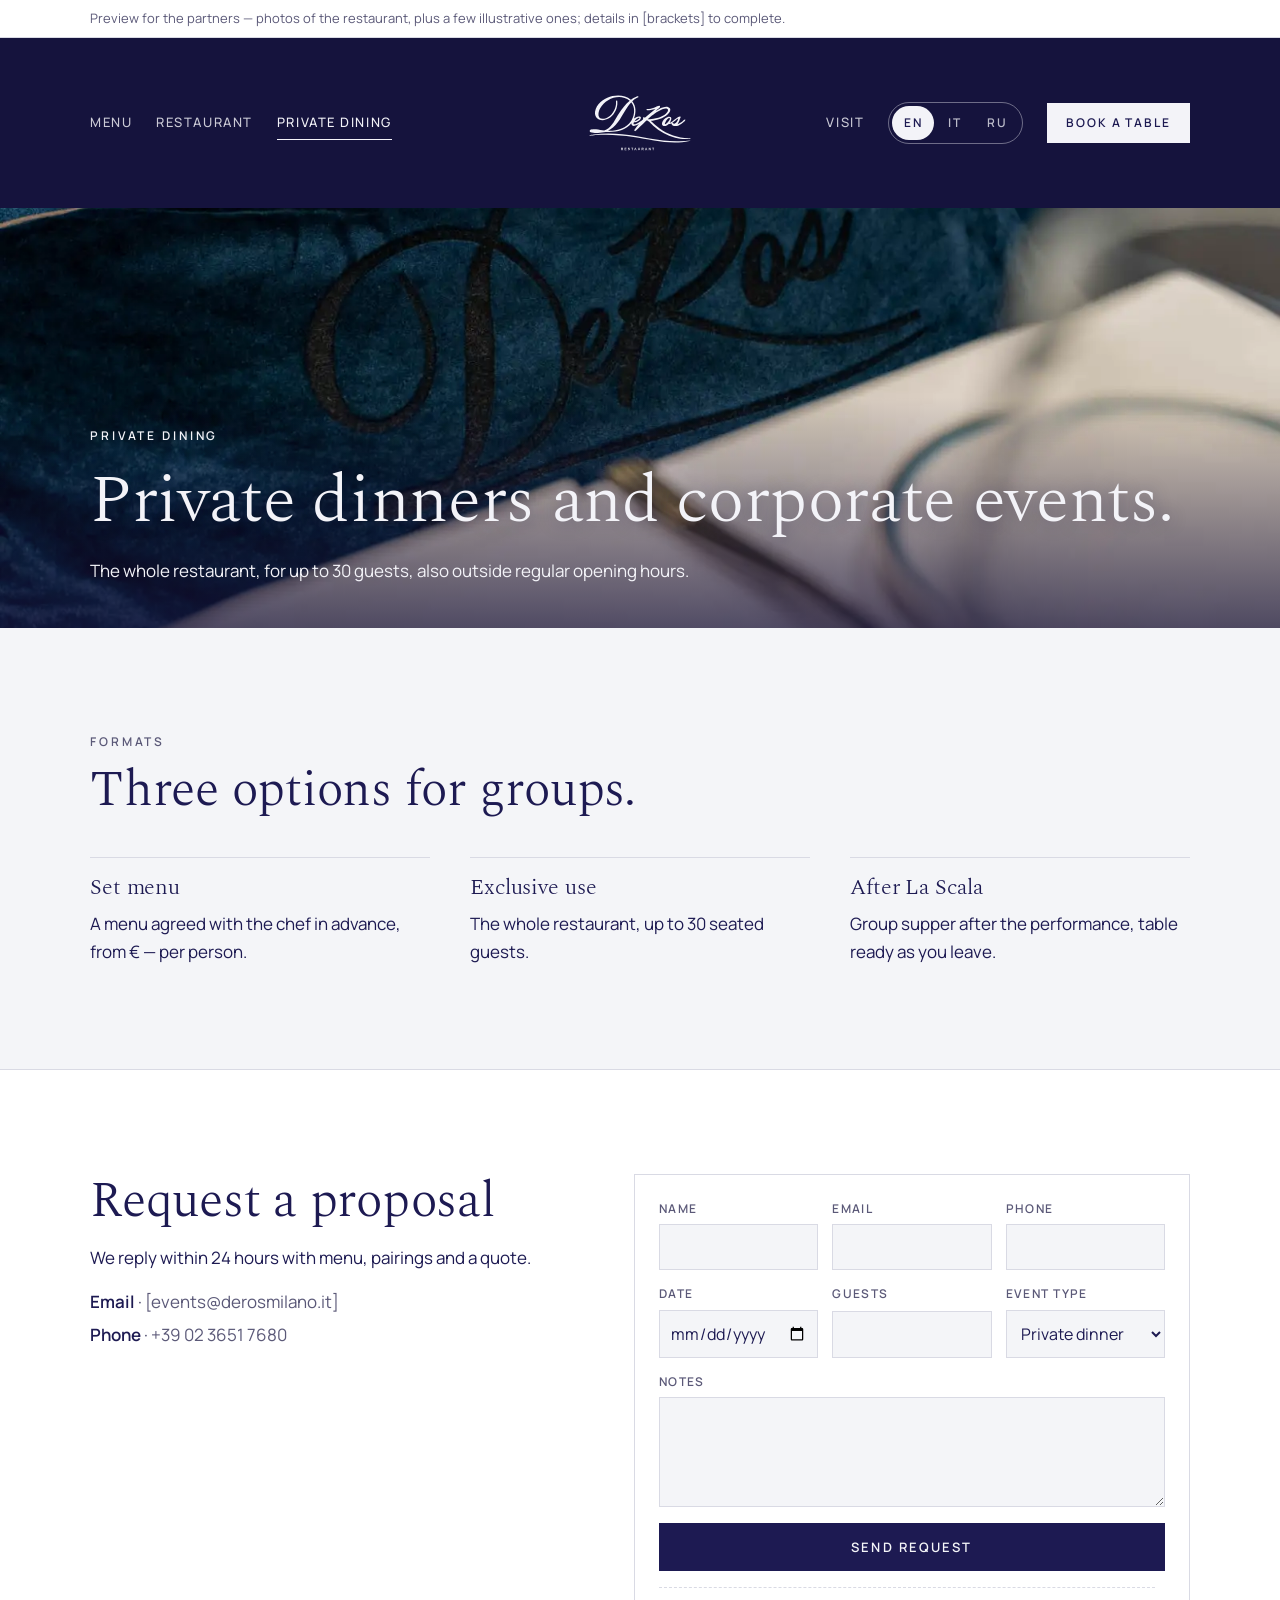
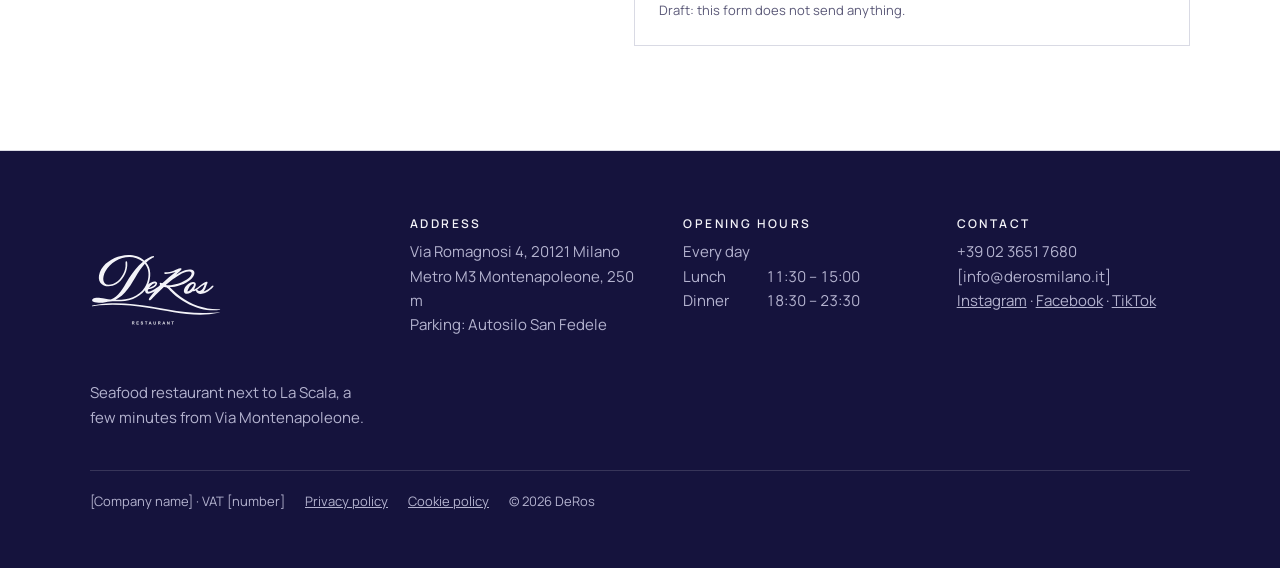
<file: private-dining.html>
<!doctype html>
<html lang="en">
<head>
<meta charset="utf-8">
<meta name="robots" content="noindex, nofollow">
<meta name="viewport" content="width=device-width, initial-scale=1, viewport-fit=cover">
<title>Private dining · DeRos</title>
<meta name="description" content="Private dinners and corporate events at DeRos, Milan, near La Scala and Via Montenapoleone.">
<meta property="og:title" content="Private dining · DeRos">
<meta property="og:description" content="Private dinners and corporate events at DeRos, Milan, near La Scala and Via Montenapoleone.">
<meta property="og:type" content="restaurant">
<link rel="preconnect" href="https://fonts.googleapis.com">
<link rel="preconnect" href="https://fonts.gstatic.com" crossorigin>
<link rel="stylesheet" href="https://fonts.googleapis.com/css2?family=Manrope:wght@400;500;600&family=Spectral:wght@300;400&display=swap">
<link rel="stylesheet" href="assets/site.css">
</head>
<body>
<svg width="0" height="0" style="position:absolute" aria-hidden="true"><defs><symbol id="logo" viewBox="30 38 377 208"><path fill="currentColor" d="M 198.46 135.60 C 202.81 136.21 215.58 129 216.53 125.21 C 217.87 119.90 209.37 124.79 207.67 125.94 C 203.89 128.47 201.26 132.10 198.46 135.60 M 246.25 127.96 C 257.74 129.54 269.48 127.48 280.53 124.26 C 292.59 120.76 311.75 112.02 318.31 100.88 C 321.39 95.65 321.44 90.24 314.30 89.30 C 299.28 87.33 273.41 106.00 261.80 115.08 Z M 102.89 170.01 C 134.30 171.18 168.39 162.33 186.23 134.61 C 197.00 117.90 201.30 93.96 192.33 75.55 C 191.58 74.00 188.21 68.26 187.00 67.50 C 186.45 67.16 186.48 67.03 186.01 67.58 C 181.24 73.19 176.73 79.01 172.55 85.09 C 153.28 113.09 140.48 147.62 110.02 165.91 C 107.70 167.31 104.76 168.10 102.89 170.01 M 196.55 126.05 C 201.90 121.82 211.16 116.33 218.15 118.54 C 223.73 120.31 222.11 125.32 219.25 128.92 C 215.12 134.14 207.41 137.92 200.97 139.31 C 198.21 139.90 196.08 138.58 195.23 142.64 C 194.23 147.37 198.21 147.01 201.71 146.26 C 207.78 144.95 223.44 134.60 228.09 130.12 C 230.86 127.46 230.91 127.21 228.72 123.90 C 230.86 118.27 234.07 123.89 237.34 122.17 C 249.26 111.23 261.75 100.96 274.44 90.93 L 257.33 94.85 C 253.21 95.16 248.69 96.43 244.56 95.96 C 240.72 95.51 240.75 92.07 245.05 91.65 C 254.51 90.72 260.20 90.01 269.30 86.75 C 274.05 85.04 284.75 79.08 288.98 79.73 C 290.94 80.04 291.39 80.91 291.19 82.82 C 290.85 86.19 279.72 93.71 277.06 97.38 C 276.58 98.05 276.92 97.87 277.53 97.85 C 288.39 90.15 307.57 79.92 321.05 84.46 C 330.93 87.79 329.28 97.05 324.52 104.22 C 312.78 121.89 284.38 131.46 264.16 133.69 C 262.20 133.91 260.02 133.32 258.19 134.41 C 267.92 143.83 277.69 153.29 288.62 161.32 C 321.07 185.17 360.93 198.61 401.55 196.77 L 401.55 198.20 C 383.25 201.93 363.96 199.78 346.01 195.20 C 316.17 187.59 288.92 172.34 266.31 151.62 C 261.70 147.41 252.60 136.42 247.67 134.42 C 245.79 133.65 242.55 132.61 240.72 133.67 C 233.19 141.58 224.92 148.83 217.07 156.37 C 213.13 160.17 207.10 167.65 203.00 170.49 C 201.79 171.33 200.80 171.76 199.26 171.37 C 196.15 168.75 199.35 164.93 201.13 162.41 C 205.17 156.67 210.46 151.28 214.71 145.65 C 212.29 146.75 210.15 148.29 207.71 149.40 C 199.27 153.23 187.33 155.80 187.23 142.78 C 177.67 153.83 166.41 162.20 152.71 167.50 C 133.44 174.96 115.31 174.56 94.99 174.33 C 85.04 174.22 76.35 177.59 66.36 178.16 C 59.58 178.54 45.73 178.42 39.68 175.64 C 35.45 173.69 34.57 169.42 38.62 166.67 C 42.98 163.70 54.37 164.30 59.64 164.76 C 68.29 165.51 80.96 169.30 88.78 169.08 C 90.85 169.02 95.08 166.86 97.00 165.80 C 117.75 154.24 129.57 126.63 142.16 107.26 C 153.24 90.23 165.66 74.45 181.25 61.30 C 146.63 32.72 94.39 51.88 74.14 88.46 C 62.54 109.41 65.69 134.92 95.49 124.62 C 114.89 117.92 129.88 94.12 131.50 74.14 C 131.81 70.34 131.08 65.81 131.54 62.24 C 131.83 60.04 133.38 59.52 135.19 60.55 C 136.83 61.81 136.51 71.37 136.33 73.72 C 134.87 93.47 122.86 115.19 105.60 125.18 C 77.65 141.36 45.23 125.77 58.10 91.05 C 67.09 66.78 94.19 49.75 118.66 44.57 C 141.47 39.75 167.38 42.13 185.32 58.16 C 188.67 54.80 208.70 42.94 212.35 45.51 C 213.10 46.04 212.98 47.78 212.33 48.42 C 211.84 48.89 209.07 49.72 208.01 50.30 C 201.62 53.83 195.49 57.95 190.42 63.21 C 205.33 81.40 204.49 104.98 196.55 126.05"/><path fill="currentColor" d="M 402.02 205.38 L 397.16 206.96 C 330.19 221.90 261.11 202.32 194.80 192.55 C 148.82 185.78 103.26 181.80 56.78 185.78 C 50.89 186.29 42.66 188.25 37.19 188.21 C 36.31 188.20 35.61 188.28 35.05 187.45 C 35.50 186.82 36.14 186.62 36.84 186.39 C 40.33 185.23 46.35 184.55 50.17 183.95 C 83.91 178.67 119.36 179.27 153.30 182.44 C 223.30 188.97 290.91 209.64 361.62 207.74 C 375.14 207.38 388.59 206.94 402.02 205.38"/><path fill="currentColor" d="M 357.10 126.05 C 356.60 125.54 350.23 130.26 349.31 130.92 C 344.49 134.37 339.31 138.17 335.12 142.29 C 337.57 142.14 339.07 144.49 341.57 144.71 C 349.82 145.45 355.73 132.78 357.10 126.05 M 325.97 124.22 C 319.79 123.90 314.82 131.37 312.10 136.25 C 308.89 142.01 305.01 151.16 315.49 142.98 C 318.45 140.66 327.35 129.96 326.91 126.40 C 326.83 125.78 326.15 124.92 325.97 124.22 M 354.72 146.12 C 362.04 143.97 368.07 139.18 374.05 134.64 C 375.47 133.57 379.59 129.37 381.16 129.50 C 383.23 129.67 383.11 131.26 382.16 132.72 C 378.50 138.31 364.91 148.15 358.65 150.77 C 350.29 154.27 333.96 155.72 332.49 143.73 C 330.42 144.71 328.40 145.22 326.13 145.53 C 325.03 145.69 324.18 145.05 323.17 145.35 C 322.12 145.65 318.71 148.94 317.11 149.85 C 304.64 156.94 293.06 151.42 300.38 136.46 C 304.18 128.70 315.70 119.10 324.78 119.40 C 336.17 119.78 331.84 131.14 328.51 137.36 C 328.27 137.82 325.35 141.42 327.23 140.86 C 329.86 140.06 334.03 137.30 336.42 135.71 C 341.72 132.19 357.35 118.41 362.61 118.48 C 368.93 118.57 364.04 125.07 363.08 127.5 C 361.76 130.85 360.99 134.42 359.42 137.69 Z M 354.72 146.12"/><path fill="currentColor" d="M 151.58 235.48 L 152.86 235.48 C 153.69 235.48 154.21 235.44 154.42 235.37 C 154.62 235.30 154.78 235.18 154.90 235.01 C 155.02 234.84 155.08 234.63 155.08 234.37 C 155.08 234.08 155.00 233.85 154.85 233.67 C 154.69 233.5 154.48 233.38 154.19 233.33 C 154.05 233.32 153.64 233.31 152.93 233.31 L 151.58 233.31 Z M 149.85 240.42 L 149.85 231.86 L 153.5 231.86 C 154.41 231.86 155.07 231.94 155.49 232.09 C 155.90 232.24 156.23 232.51 156.48 232.91 C 156.73 233.30 156.86 233.75 156.86 234.26 C 156.86 234.90 156.67 235.43 156.29 235.85 C 155.91 236.27 155.35 236.53 154.60 236.64 C 154.97 236.86 155.28 237.10 155.52 237.36 C 155.76 237.62 156.10 238.08 156.51 238.75 L 157.55 240.42 L 155.48 240.42 L 154.23 238.56 C 153.79 237.89 153.49 237.47 153.32 237.30 C 153.16 237.12 152.99 237.01 152.80 236.94 C 152.62 236.88 152.33 236.85 151.94 236.85 L 151.58 236.85 L 151.58 240.42 Z M 149.85 240.42"/><path fill="currentColor" d="M 162.85 240.42 L 162.85 231.86 L 169.20 231.86 L 169.20 233.31 L 164.58 233.31 L 164.58 235.21 L 168.88 235.21 L 168.88 236.65 L 164.58 236.65 L 164.58 238.98 L 169.36 238.98 L 169.36 240.42 Z M 162.85 240.42"/><path fill="currentColor" d="M 174.76 237.64 L 176.44 237.47 C 176.54 238.03 176.75 238.45 177.05 238.71 C 177.36 238.98 177.78 239.11 178.31 239.11 C 178.86 239.11 179.28 239 179.57 238.76 C 179.85 238.52 179.99 238.25 179.99 237.93 C 179.99 237.73 179.93 237.56 179.81 237.42 C 179.69 237.27 179.48 237.15 179.19 237.05 C 178.99 236.98 178.52 236.85 177.80 236.67 C 176.88 236.44 176.23 236.16 175.85 235.82 C 175.33 235.35 175.07 234.78 175.07 234.10 C 175.07 233.66 175.19 233.26 175.44 232.88 C 175.68 232.50 176.04 232.21 176.51 232.01 C 176.97 231.81 177.53 231.71 178.19 231.71 C 179.26 231.71 180.07 231.95 180.62 232.42 C 181.16 232.89 181.44 233.52 181.47 234.30 L 179.75 234.38 C 179.67 233.94 179.51 233.62 179.27 233.43 C 179.02 233.24 178.66 233.14 178.17 233.14 C 177.67 233.14 177.28 233.25 176.99 233.45 C 176.81 233.58 176.72 233.76 176.72 233.98 C 176.72 234.19 176.80 234.36 176.98 234.50 C 177.19 234.69 177.72 234.88 178.56 235.08 C 179.41 235.28 180.03 235.48 180.43 235.69 C 180.83 235.91 181.15 236.19 181.37 236.56 C 181.60 236.93 181.72 237.39 181.72 237.92 C 181.72 238.42 181.58 238.87 181.31 239.30 C 181.04 239.73 180.65 240.05 180.15 240.26 C 179.66 240.47 179.03 240.57 178.29 240.57 C 177.21 240.57 176.38 240.32 175.80 239.82 C 175.21 239.32 174.87 238.59 174.76 237.64"/><path fill="currentColor" d="M 189.46 240.42 L 189.46 233.31 L 186.92 233.31 L 186.92 231.86 L 193.73 231.86 L 193.73 233.31 L 191.19 233.31 L 191.19 240.42 Z M 189.46 240.42"/><path fill="currentColor" d="M 202.86 237.03 L 201.68 233.85 L 200.52 237.03 Z M 206.04 240.42 L 204.16 240.42 L 203.41 238.48 L 199.99 238.48 L 199.28 240.42 L 197.45 240.42 L 200.78 231.86 L 202.61 231.86 Z M 206.04 240.42"/><path fill="currentColor" d="M 211.31 231.86 L 213.04 231.86 L 213.04 236.5 C 213.04 237.23 213.06 237.71 213.10 237.92 C 213.17 238.28 213.35 238.56 213.63 238.77 C 213.91 238.98 214.29 239.09 214.77 239.09 C 215.26 239.09 215.63 238.99 215.88 238.79 C 216.13 238.58 216.28 238.34 216.33 238.05 C 216.38 237.76 216.41 237.27 216.41 236.59 L 216.41 231.86 L 218.14 231.86 L 218.14 236.35 C 218.14 237.38 218.09 238.11 218.00 238.53 C 217.91 238.96 217.73 239.32 217.48 239.61 C 217.23 239.90 216.89 240.13 216.47 240.30 C 216.05 240.48 215.50 240.57 214.83 240.57 C 214.01 240.57 213.39 240.47 212.96 240.28 C 212.54 240.09 212.21 239.85 211.96 239.55 C 211.72 239.25 211.56 238.93 211.48 238.60 C 211.37 238.11 211.31 237.38 211.31 236.42 Z M 211.31 231.86"/><path fill="currentColor" d="M 226.06 235.48 L 227.34 235.48 C 228.17 235.48 228.68 235.44 228.89 235.37 C 229.10 235.30 229.26 235.18 229.37 235.01 C 229.49 234.84 229.55 234.63 229.55 234.37 C 229.55 234.08 229.48 233.85 229.32 233.67 C 229.17 233.5 228.95 233.38 228.67 233.33 C 228.53 233.32 228.11 233.31 227.41 233.31 L 226.06 233.31 Z M 224.33 240.42 L 224.33 231.86 L 227.97 231.86 C 228.88 231.86 229.55 231.94 229.96 232.09 C 230.38 232.24 230.71 232.51 230.96 232.91 C 231.21 233.30 231.33 233.75 231.33 234.26 C 231.33 234.90 231.14 235.43 230.76 235.85 C 230.39 236.27 229.82 236.53 229.07 236.64 C 229.44 236.86 229.75 237.10 230 237.36 C 230.24 237.62 230.57 238.08 230.98 238.75 L 232.03 240.42 L 229.96 240.42 L 228.71 238.56 C 228.26 237.89 227.96 237.47 227.80 237.30 C 227.64 237.12 227.46 237.01 227.28 236.94 C 227.10 236.88 226.81 236.85 226.41 236.85 L 226.06 236.85 L 226.06 240.42 Z M 224.33 240.42"/><path fill="currentColor" d="M 241.86 237.03 L 240.68 233.85 L 239.53 237.03 Z M 245.05 240.42 L 243.17 240.42 L 242.42 238.48 L 239 238.48 L 238.29 240.42 L 236.46 240.42 L 239.79 231.86 L 241.62 231.86 Z M 245.05 240.42"/><path fill="currentColor" d="M 250.35 240.42 L 250.35 231.86 L 252.03 231.86 L 255.53 237.57 L 255.53 231.86 L 257.14 231.86 L 257.14 240.42 L 255.40 240.42 L 251.95 234.83 L 251.95 240.42 Z M 250.35 240.42"/><path fill="currentColor" d="M 265.26 240.42 L 265.26 233.31 L 262.72 233.31 L 262.72 231.86 L 269.52 231.86 L 269.52 233.31 L 266.99 233.31 L 266.99 240.42 Z M 265.26 240.42"/></symbol></defs></svg>
<div class="draft"><div class="wrap"><span data-it="Anteprima per i soci — foto del ristorante e alcune indicative; dati tra [parentesi quadre] da completare." data-ru="Предварительная версия для партнёров — фото ресторана и несколько иллюстративных; данные в [квадратных скобках] будут дополнены.">Preview for the partners — photos of the restaurant, plus a few illustrative ones; details in [brackets] to complete.</span></div></div>
<header class="top">
  <div class="wrap">
    <div class="nav-left">
      <button class="menu-toggle" type="button" id="open-menu" aria-expanded="false" aria-controls="drawer"><span class="bars" aria-hidden="true"></span><span data-it="Menu" data-ru="Меню">Menu</span></button>
      <a class="desk" href="menu.html" data-it="Menu" data-ru="Меню">Menu</a><a class="desk" href="restaurant.html" data-it="Ristorante" data-ru="Ресторан">Restaurant</a><a class="desk" href="private-dining.html" aria-current=page data-it="Eventi privati" data-ru="Мероприятия">Private dining</a>
    </div>
    <a class="mark" href="./" aria-label="DeRos, home"><svg role="img" aria-label="DeRos Restaurant"><use href="#logo"/></svg></a>
    <div class="nav-right">
      <a class="desk plain" href="visit.html" data-it="Dove siamo" data-ru="Контакты">Visit</a>
      <div class="lang" role="group" aria-label="Language">
        <button type="button" data-lang="en" lang="en" aria-pressed="true" aria-label="English" title="English">EN</button>
        <button type="button" data-lang="it" lang="it" aria-pressed="false" aria-label="Italiano" title="Italiano">IT</button>
        <button type="button" data-lang="ru" lang="ru" aria-pressed="false" aria-label="Русский" title="Русский">RU</button>
      </div>
      <a class="btn btn-light" href="https://www.sevenrooms.com/reservations/ristorantederos" target="_blank" rel="noopener" data-it="Prenota" data-ru="Забронировать">Book a table</a>
    </div>
  </div>
</header>
<div class="drawer" id="drawer" hidden>
  <div class="bar"><div class="lang" role="group" aria-label="Language">
        <button type="button" data-lang="en" lang="en" aria-pressed="true" aria-label="English" title="English">EN</button>
        <button type="button" data-lang="it" lang="it" aria-pressed="false" aria-label="Italiano" title="Italiano">IT</button>
        <button type="button" data-lang="ru" lang="ru" aria-pressed="false" aria-label="Русский" title="Русский">RU</button>
      </div><button class="close" type="button" id="close-menu" data-it="Chiudi" data-ru="Закрыть">Close</button></div>
  <nav aria-label="Main"><a href="menu.html" data-it="Menu" data-ru="Меню">Menu</a><a href="restaurant.html" data-it="Ristorante" data-ru="Ресторан">Restaurant</a><a href="private-dining.html" data-it="Eventi privati" data-ru="Частные мероприятия">Private dining</a><a href="https://www.sevenrooms.com/reservations/ristorantederos" target="_blank" rel="noopener" data-it="Prenota un tavolo" data-ru="Забронировать стол">Book a table</a><a href="visit.html" data-it="Dove siamo" data-ru="Как нас найти">Visit</a></nav>
  <div class="facts"><span>Via Romagnosi 4, Milano · <span data-it="Accanto alla Scala" data-ru="Рядом с Ла Скала">Next to La Scala</span></span><span>+39 02 3651 7680</span></div>
</div>
<main id="main">
<section class="band-photo page-head" aria-labelledby="ev-title">
  <div class="shot"><img src="assets/img/events-head.webp" alt="A velvet cushion embroidered with the DeRos logo" loading="lazy" decoding="async"></div>
  <div class="copy"><div class="wrap">
  <p class="label" data-it="Eventi privati" data-ru="Частные мероприятия">Private dining</p>
  <h1 id="ev-title" data-it="Cene private ed eventi aziendali." data-ru="Частные ужины и корпоративные мероприятия.">Private dinners and corporate events.</h1>
  <p data-it="Il ristorante in esclusiva, fino a 30 ospiti, anche fuori dagli orari di apertura." data-ru="Весь ресторан — до 30 гостей, в том числе вне обычных часов работы.">The whole restaurant, for up to 30 guests, also outside regular opening hours.</p></div></div>
</section>
<section class="pad" aria-labelledby="formats-title">
  <div class="wrap">
    <div class="sec-head"><div><p class="label" data-it="Formati" data-ru="Форматы">Formats</p><h2 id="formats-title" data-it="Tre formule per i gruppi." data-ru="Три варианта для групп.">Three options for groups.</h2></div></div>
    <div class="facts-grid">
      <div><h3 data-it="Menu dedicato" data-ru="Специальное меню">Set menu</h3><p data-it="Un menu concordato prima con lo chef, da € — a persona." data-ru="Меню, заранее согласованное с шефом, от € — на человека.">A menu agreed with the chef in advance, from € — per person.</p></div>
      <div><h3 data-it="Locale in esclusiva" data-ru="Ресторан целиком">Exclusive use</h3><p data-it="L'intero ristorante, fino a 30 ospiti seduti." data-ru="Весь ресторан, до 30 гостей за столами.">The whole restaurant, up to 30 seated guests.</p></div>
      <div><h3 data-it="Dopo la Scala" data-ru="После Ла Скала">After La Scala</h3><p data-it="Cena per gruppi dopo lo spettacolo, con tavolo pronto all'uscita." data-ru="Ужин для группы после спектакля: стол готов к вашему выходу из театра.">Group supper after the performance, table ready as you leave.</p></div>
    </div>
  </div>
</section>
<section class="pad on-surface" aria-labelledby="enq-title">
  <div class="wrap two">
    <div class="text">
      <h2 id="enq-title" data-it="Richiedi una proposta" data-ru="Запросить предложение">Request a proposal</h2>
      <p data-it="Rispondiamo entro 24 ore con menu, abbinamenti e preventivo." data-ru="В течение 24 часов пришлём меню, подбор вин и смету.">We reply within 24 hours with menu, pairings and a quote.</p>
      <div class="contact-alt"><span><strong>Email</strong> · [events@derosmilano.it]</span><span><strong data-it="Telefono" data-ru="Телефон">Phone</strong> · +39 02 3651 7680</span></div>
    </div>
    <form class="form" data-demo="event">
      <div class="fields">
        <label for="e-name"><span data-it="Nome" data-ru="Имя">Name</span><input id="e-name" autocomplete="name"></label>
        <label for="e-email"><span>Email</span><input id="e-email" type="email" autocomplete="email"></label>
        <label for="e-phone"><span data-it="Telefono" data-ru="Телефон">Phone</span><input id="e-phone" type="tel" autocomplete="tel"></label>
        <label for="e-date"><span data-it="Data" data-ru="Дата">Date</span><input id="e-date" type="date"></label>
        <label for="e-guests"><span data-it="Ospiti" data-ru="Гости">Guests</span><input id="e-guests" type="number" min="6" inputmode="numeric"></label>
        <label for="e-type"><span data-it="Tipo di evento" data-ru="Тип мероприятия">Event type</span><select id="e-type"><option data-it="Cena privata" data-ru="Частный ужин">Private dinner</option><option data-it="Evento aziendale" data-ru="Корпоративное мероприятие">Corporate event</option><option data-it="Dopo la Scala" data-ru="После Ла Скала">After La Scala</option><option data-it="Altro" data-ru="Другое">Other</option></select></label>
        <label for="e-notes" class="full"><span data-it="Note" data-ru="Комментарии">Notes</span><textarea id="e-notes"></textarea></label>
      </div>
      <button class="btn btn-solid" type="submit" data-it="Invia la richiesta" data-ru="Отправить запрос">Send request</button>
      <p class="msg" data-it="Bozza: il modulo non invia nulla." data-ru="Черновик: эта форма ничего не отправляет.">Draft: this form does not send anything.</p>
    </form>
  </div>
</section>
</main>
<footer>
  <div class="wrap">
    <div class="cols">
      <div style="display:grid;gap:16px;align-content:start">
        <span class="mark"><svg role="img" aria-label="DeRos Restaurant"><use href="#logo"/></svg></span>
        <span data-it="Ristorante di pesce accanto alla Scala, a pochi minuti da via Montenapoleone." data-ru="Рыбный ресторан рядом с Ла Скала, в нескольких минутах от Виа Монтенаполеоне.">Seafood restaurant next to La Scala, a few minutes from Via Montenapoleone.</span>
      </div>
      <div><h4 data-it="Indirizzo" data-ru="Адрес">Address</h4>Via Romagnosi 4, 20121 Milano<br><span data-it="Metro M3 Montenapoleone, 250 m" data-ru="Метро M3 Montenapoleone, 250 м">Metro M3 Montenapoleone, 250 m</span><br><span data-it="Parcheggio: Autosilo San Fedele" data-ru="Парковка: Autosilo San Fedele">Parking: Autosilo San Fedele</span></div>
      <div><h4 data-it="Orari" data-ru="Часы работы">Opening hours</h4><div class="hours"><span data-it="Tutti i giorni" data-ru="Ежедневно">Every day</span><span></span><span data-it="Pranzo" data-ru="Обед">Lunch</span><span>11:30 – 15:00</span><span data-it="Cena" data-ru="Ужин">Dinner</span><span>18:30 – 23:30</span></div></div>
      <div><h4 data-it="Contatti" data-ru="Контакты">Contact</h4>+39 02 3651 7680<br>[info@derosmilano.it]<br><a href="https://www.instagram.com/deros.ristorantemilano/" target="_blank" rel="noopener">Instagram</a> · <a href="https://www.facebook.com/deros.ristorante/" target="_blank" rel="noopener">Facebook</a> · <a href="https://www.tiktok.com/@derosristorante" target="_blank" rel="noopener">TikTok</a></div>
    </div>
    <div class="legal"><span data-it="[Ragione sociale] · P.IVA [numero]" data-ru="[Название компании] · ИНН/VAT [номер]">[Company name] · VAT [number]</span><a href="#" data-it="Privacy" data-ru="Политика конфиденциальности">Privacy policy</a><a href="#" data-it="Cookie" data-ru="Политика cookie">Cookie policy</a><span>© 2026 DeRos</span></div>
  </div>
</footer>
<div class="bookbar"><a class="btn btn-light" href="https://www.sevenrooms.com/reservations/ristorantederos" target="_blank" rel="noopener" data-it="Prenota un tavolo" data-ru="Забронировать стол">Book a table</a></div>
<script src="assets/site.js"></script>
</body>
</html>
</file>
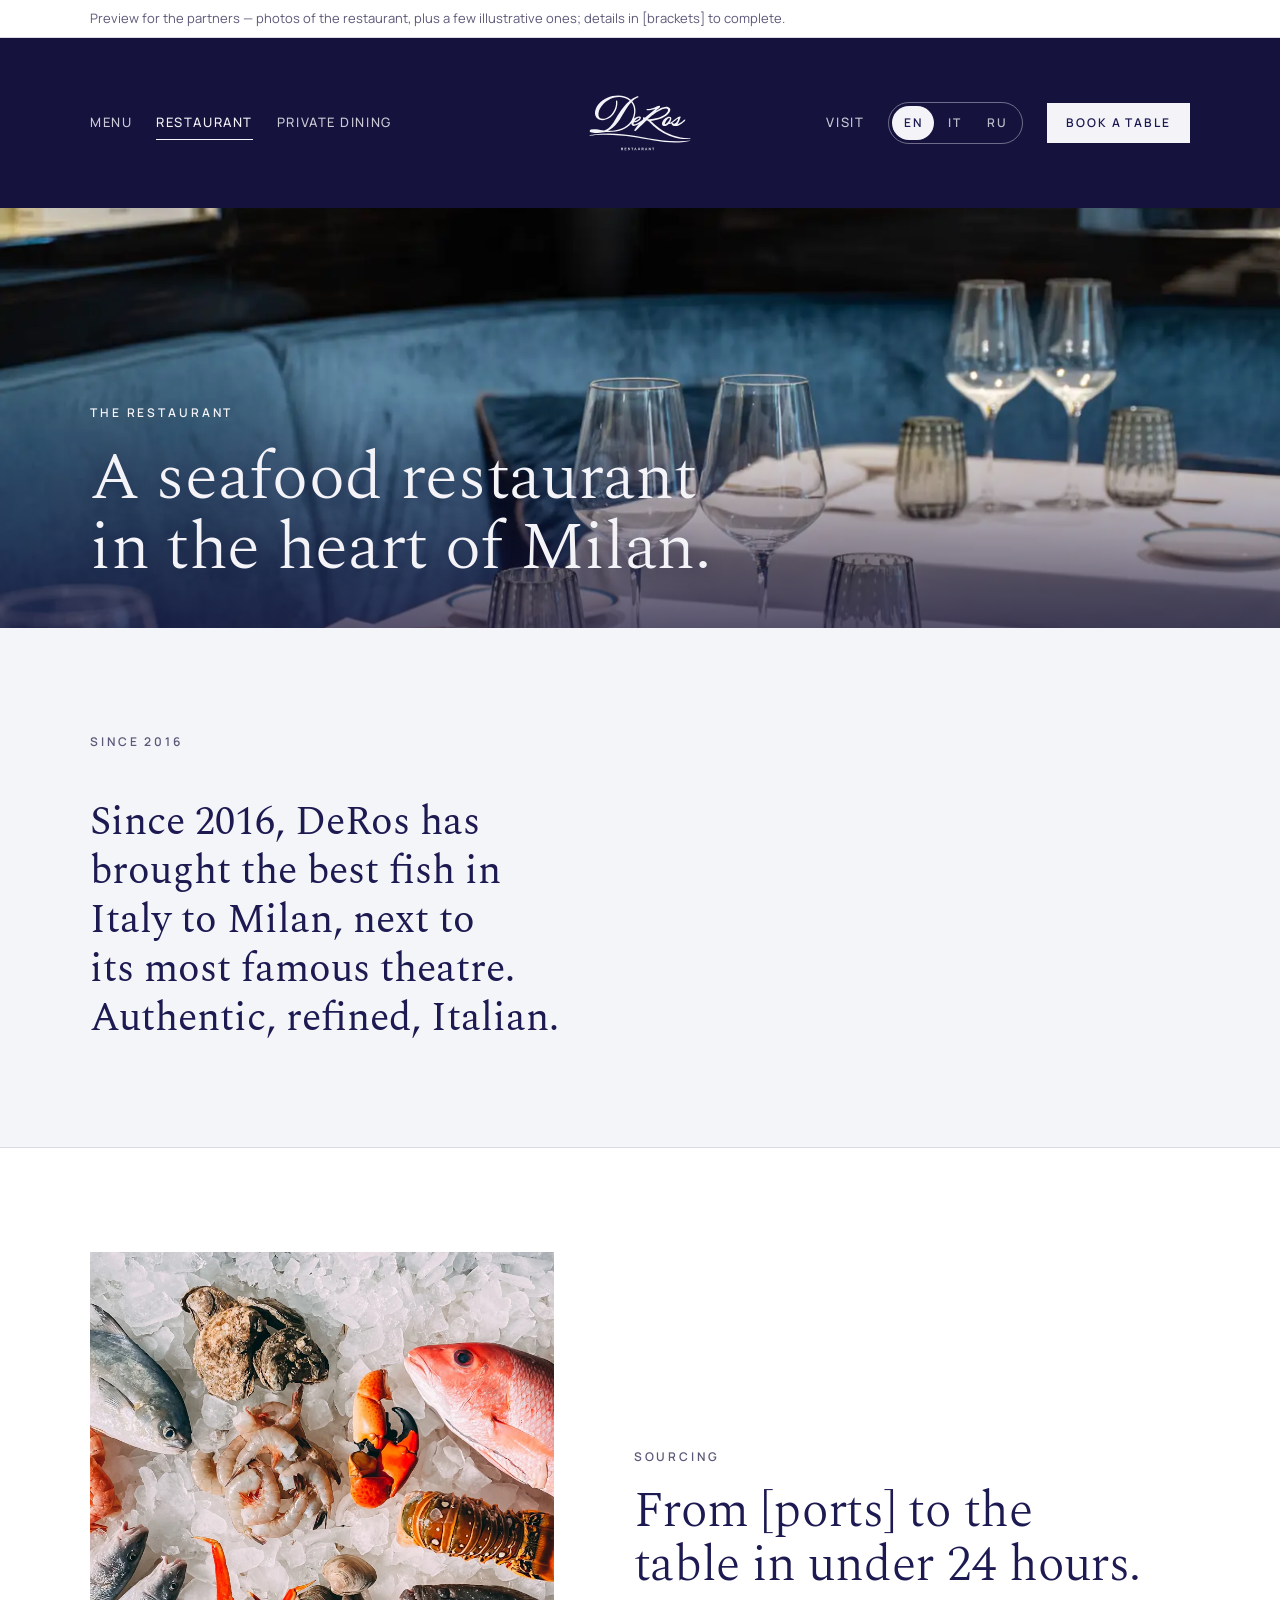
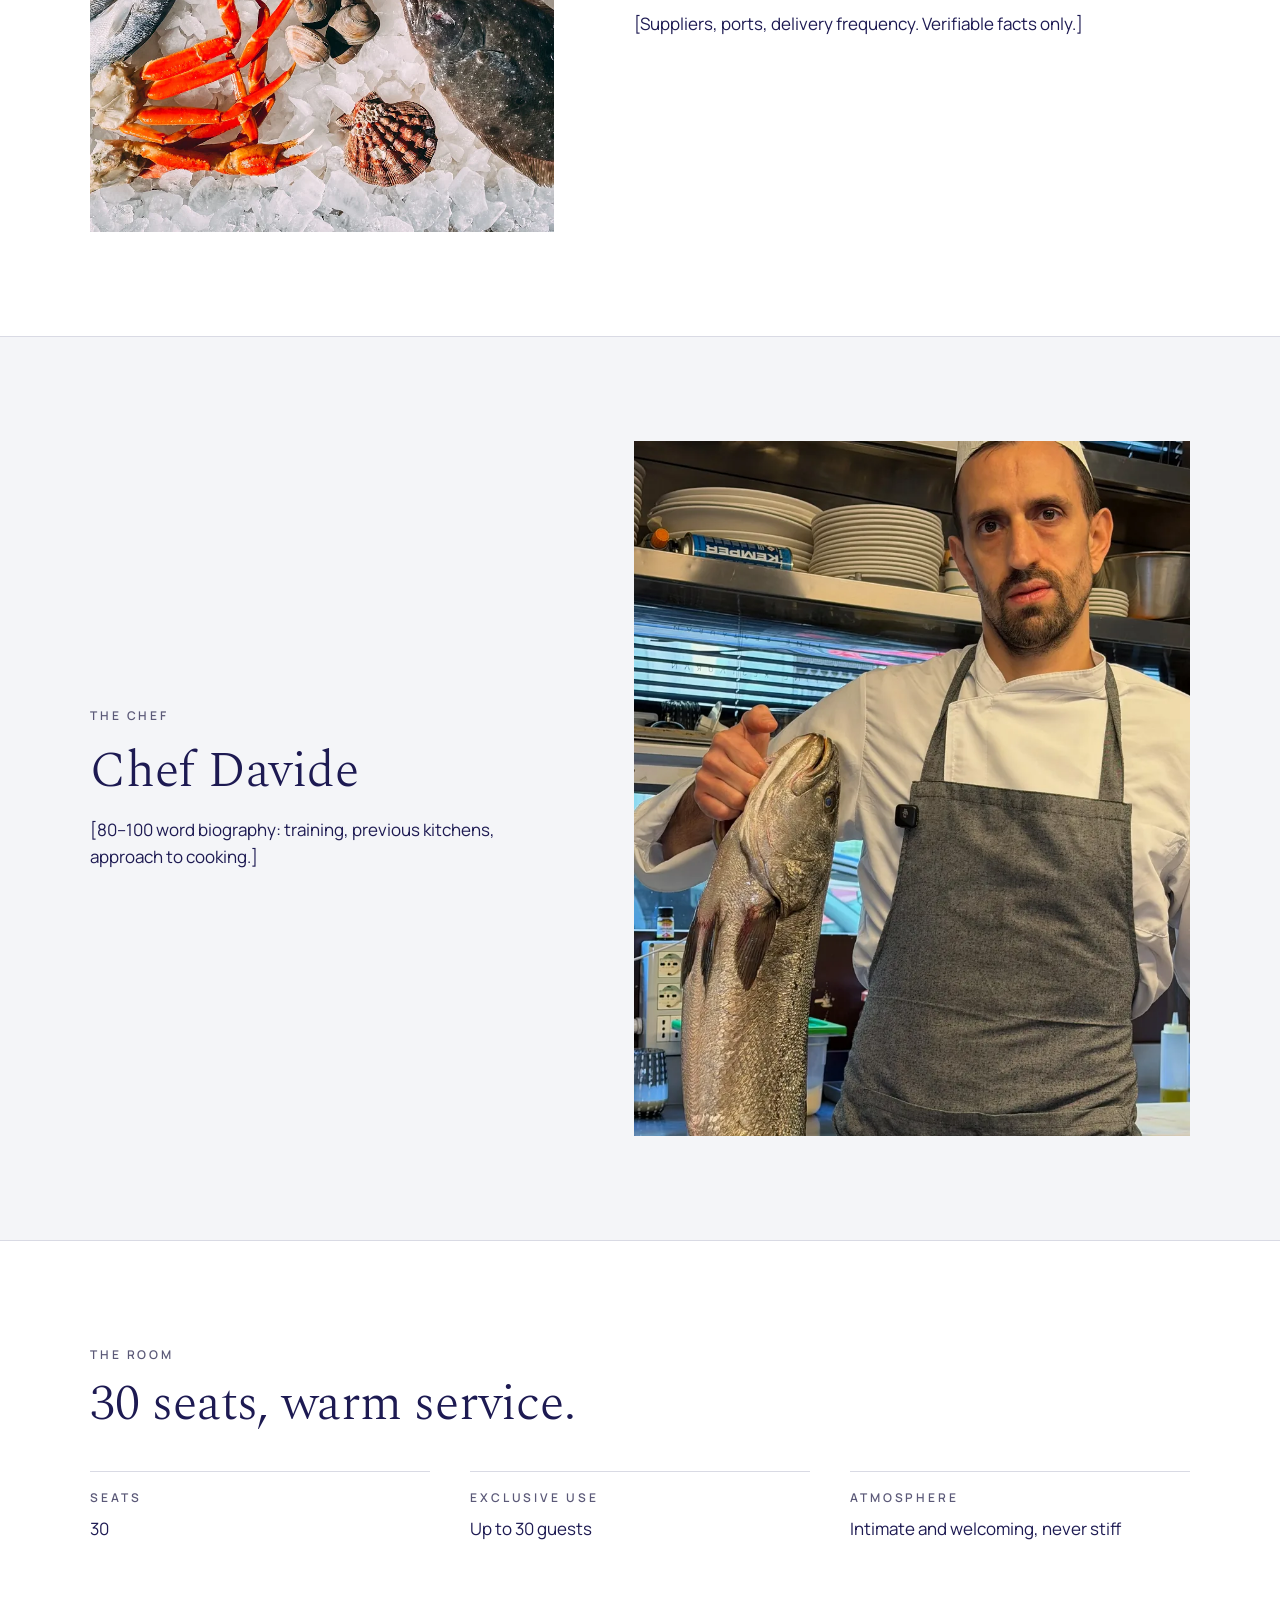
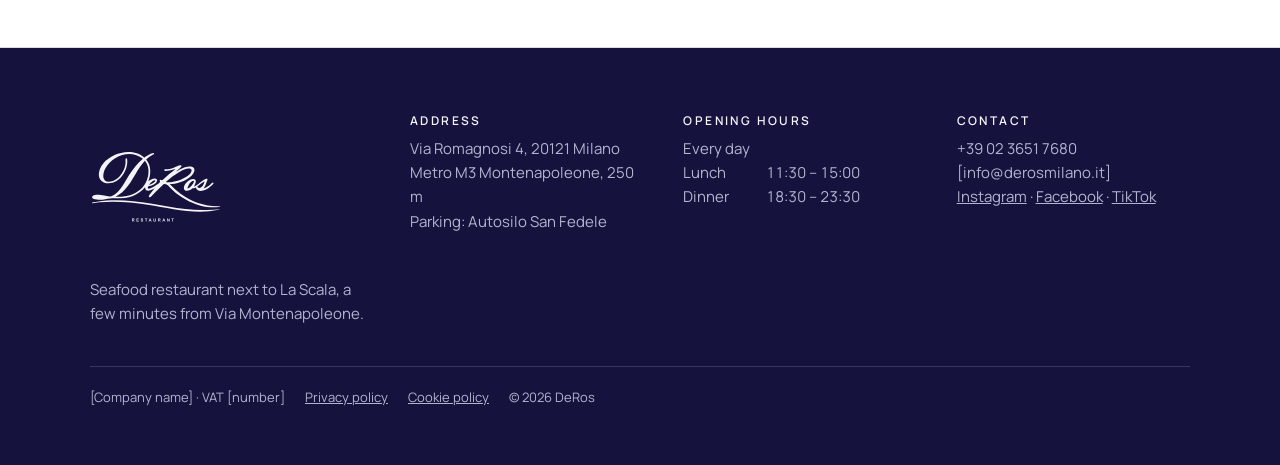
<file: restaurant.html>
<!doctype html>
<html lang="en">
<head>
<meta charset="utf-8">
<meta name="robots" content="noindex, nofollow">
<meta name="viewport" content="width=device-width, initial-scale=1, viewport-fit=cover">
<title>Restaurant · DeRos</title>
<meta name="description" content="DeRos, a seafood restaurant between Piazza della Scala and the Montenapoleone fashion district: our story, sourcing and chef.">
<meta property="og:title" content="Restaurant · DeRos">
<meta property="og:description" content="DeRos, a seafood restaurant between Piazza della Scala and the Montenapoleone fashion district: our story, sourcing and chef.">
<meta property="og:type" content="restaurant">
<link rel="preconnect" href="https://fonts.googleapis.com">
<link rel="preconnect" href="https://fonts.gstatic.com" crossorigin>
<link rel="stylesheet" href="https://fonts.googleapis.com/css2?family=Manrope:wght@400;500;600&family=Spectral:wght@300;400&display=swap">
<link rel="stylesheet" href="assets/site.css">
</head>
<body>
<svg width="0" height="0" style="position:absolute" aria-hidden="true"><defs><symbol id="logo" viewBox="30 38 377 208"><path fill="currentColor" d="M 198.46 135.60 C 202.81 136.21 215.58 129 216.53 125.21 C 217.87 119.90 209.37 124.79 207.67 125.94 C 203.89 128.47 201.26 132.10 198.46 135.60 M 246.25 127.96 C 257.74 129.54 269.48 127.48 280.53 124.26 C 292.59 120.76 311.75 112.02 318.31 100.88 C 321.39 95.65 321.44 90.24 314.30 89.30 C 299.28 87.33 273.41 106.00 261.80 115.08 Z M 102.89 170.01 C 134.30 171.18 168.39 162.33 186.23 134.61 C 197.00 117.90 201.30 93.96 192.33 75.55 C 191.58 74.00 188.21 68.26 187.00 67.50 C 186.45 67.16 186.48 67.03 186.01 67.58 C 181.24 73.19 176.73 79.01 172.55 85.09 C 153.28 113.09 140.48 147.62 110.02 165.91 C 107.70 167.31 104.76 168.10 102.89 170.01 M 196.55 126.05 C 201.90 121.82 211.16 116.33 218.15 118.54 C 223.73 120.31 222.11 125.32 219.25 128.92 C 215.12 134.14 207.41 137.92 200.97 139.31 C 198.21 139.90 196.08 138.58 195.23 142.64 C 194.23 147.37 198.21 147.01 201.71 146.26 C 207.78 144.95 223.44 134.60 228.09 130.12 C 230.86 127.46 230.91 127.21 228.72 123.90 C 230.86 118.27 234.07 123.89 237.34 122.17 C 249.26 111.23 261.75 100.96 274.44 90.93 L 257.33 94.85 C 253.21 95.16 248.69 96.43 244.56 95.96 C 240.72 95.51 240.75 92.07 245.05 91.65 C 254.51 90.72 260.20 90.01 269.30 86.75 C 274.05 85.04 284.75 79.08 288.98 79.73 C 290.94 80.04 291.39 80.91 291.19 82.82 C 290.85 86.19 279.72 93.71 277.06 97.38 C 276.58 98.05 276.92 97.87 277.53 97.85 C 288.39 90.15 307.57 79.92 321.05 84.46 C 330.93 87.79 329.28 97.05 324.52 104.22 C 312.78 121.89 284.38 131.46 264.16 133.69 C 262.20 133.91 260.02 133.32 258.19 134.41 C 267.92 143.83 277.69 153.29 288.62 161.32 C 321.07 185.17 360.93 198.61 401.55 196.77 L 401.55 198.20 C 383.25 201.93 363.96 199.78 346.01 195.20 C 316.17 187.59 288.92 172.34 266.31 151.62 C 261.70 147.41 252.60 136.42 247.67 134.42 C 245.79 133.65 242.55 132.61 240.72 133.67 C 233.19 141.58 224.92 148.83 217.07 156.37 C 213.13 160.17 207.10 167.65 203.00 170.49 C 201.79 171.33 200.80 171.76 199.26 171.37 C 196.15 168.75 199.35 164.93 201.13 162.41 C 205.17 156.67 210.46 151.28 214.71 145.65 C 212.29 146.75 210.15 148.29 207.71 149.40 C 199.27 153.23 187.33 155.80 187.23 142.78 C 177.67 153.83 166.41 162.20 152.71 167.50 C 133.44 174.96 115.31 174.56 94.99 174.33 C 85.04 174.22 76.35 177.59 66.36 178.16 C 59.58 178.54 45.73 178.42 39.68 175.64 C 35.45 173.69 34.57 169.42 38.62 166.67 C 42.98 163.70 54.37 164.30 59.64 164.76 C 68.29 165.51 80.96 169.30 88.78 169.08 C 90.85 169.02 95.08 166.86 97.00 165.80 C 117.75 154.24 129.57 126.63 142.16 107.26 C 153.24 90.23 165.66 74.45 181.25 61.30 C 146.63 32.72 94.39 51.88 74.14 88.46 C 62.54 109.41 65.69 134.92 95.49 124.62 C 114.89 117.92 129.88 94.12 131.50 74.14 C 131.81 70.34 131.08 65.81 131.54 62.24 C 131.83 60.04 133.38 59.52 135.19 60.55 C 136.83 61.81 136.51 71.37 136.33 73.72 C 134.87 93.47 122.86 115.19 105.60 125.18 C 77.65 141.36 45.23 125.77 58.10 91.05 C 67.09 66.78 94.19 49.75 118.66 44.57 C 141.47 39.75 167.38 42.13 185.32 58.16 C 188.67 54.80 208.70 42.94 212.35 45.51 C 213.10 46.04 212.98 47.78 212.33 48.42 C 211.84 48.89 209.07 49.72 208.01 50.30 C 201.62 53.83 195.49 57.95 190.42 63.21 C 205.33 81.40 204.49 104.98 196.55 126.05"/><path fill="currentColor" d="M 402.02 205.38 L 397.16 206.96 C 330.19 221.90 261.11 202.32 194.80 192.55 C 148.82 185.78 103.26 181.80 56.78 185.78 C 50.89 186.29 42.66 188.25 37.19 188.21 C 36.31 188.20 35.61 188.28 35.05 187.45 C 35.50 186.82 36.14 186.62 36.84 186.39 C 40.33 185.23 46.35 184.55 50.17 183.95 C 83.91 178.67 119.36 179.27 153.30 182.44 C 223.30 188.97 290.91 209.64 361.62 207.74 C 375.14 207.38 388.59 206.94 402.02 205.38"/><path fill="currentColor" d="M 357.10 126.05 C 356.60 125.54 350.23 130.26 349.31 130.92 C 344.49 134.37 339.31 138.17 335.12 142.29 C 337.57 142.14 339.07 144.49 341.57 144.71 C 349.82 145.45 355.73 132.78 357.10 126.05 M 325.97 124.22 C 319.79 123.90 314.82 131.37 312.10 136.25 C 308.89 142.01 305.01 151.16 315.49 142.98 C 318.45 140.66 327.35 129.96 326.91 126.40 C 326.83 125.78 326.15 124.92 325.97 124.22 M 354.72 146.12 C 362.04 143.97 368.07 139.18 374.05 134.64 C 375.47 133.57 379.59 129.37 381.16 129.50 C 383.23 129.67 383.11 131.26 382.16 132.72 C 378.50 138.31 364.91 148.15 358.65 150.77 C 350.29 154.27 333.96 155.72 332.49 143.73 C 330.42 144.71 328.40 145.22 326.13 145.53 C 325.03 145.69 324.18 145.05 323.17 145.35 C 322.12 145.65 318.71 148.94 317.11 149.85 C 304.64 156.94 293.06 151.42 300.38 136.46 C 304.18 128.70 315.70 119.10 324.78 119.40 C 336.17 119.78 331.84 131.14 328.51 137.36 C 328.27 137.82 325.35 141.42 327.23 140.86 C 329.86 140.06 334.03 137.30 336.42 135.71 C 341.72 132.19 357.35 118.41 362.61 118.48 C 368.93 118.57 364.04 125.07 363.08 127.5 C 361.76 130.85 360.99 134.42 359.42 137.69 Z M 354.72 146.12"/><path fill="currentColor" d="M 151.58 235.48 L 152.86 235.48 C 153.69 235.48 154.21 235.44 154.42 235.37 C 154.62 235.30 154.78 235.18 154.90 235.01 C 155.02 234.84 155.08 234.63 155.08 234.37 C 155.08 234.08 155.00 233.85 154.85 233.67 C 154.69 233.5 154.48 233.38 154.19 233.33 C 154.05 233.32 153.64 233.31 152.93 233.31 L 151.58 233.31 Z M 149.85 240.42 L 149.85 231.86 L 153.5 231.86 C 154.41 231.86 155.07 231.94 155.49 232.09 C 155.90 232.24 156.23 232.51 156.48 232.91 C 156.73 233.30 156.86 233.75 156.86 234.26 C 156.86 234.90 156.67 235.43 156.29 235.85 C 155.91 236.27 155.35 236.53 154.60 236.64 C 154.97 236.86 155.28 237.10 155.52 237.36 C 155.76 237.62 156.10 238.08 156.51 238.75 L 157.55 240.42 L 155.48 240.42 L 154.23 238.56 C 153.79 237.89 153.49 237.47 153.32 237.30 C 153.16 237.12 152.99 237.01 152.80 236.94 C 152.62 236.88 152.33 236.85 151.94 236.85 L 151.58 236.85 L 151.58 240.42 Z M 149.85 240.42"/><path fill="currentColor" d="M 162.85 240.42 L 162.85 231.86 L 169.20 231.86 L 169.20 233.31 L 164.58 233.31 L 164.58 235.21 L 168.88 235.21 L 168.88 236.65 L 164.58 236.65 L 164.58 238.98 L 169.36 238.98 L 169.36 240.42 Z M 162.85 240.42"/><path fill="currentColor" d="M 174.76 237.64 L 176.44 237.47 C 176.54 238.03 176.75 238.45 177.05 238.71 C 177.36 238.98 177.78 239.11 178.31 239.11 C 178.86 239.11 179.28 239 179.57 238.76 C 179.85 238.52 179.99 238.25 179.99 237.93 C 179.99 237.73 179.93 237.56 179.81 237.42 C 179.69 237.27 179.48 237.15 179.19 237.05 C 178.99 236.98 178.52 236.85 177.80 236.67 C 176.88 236.44 176.23 236.16 175.85 235.82 C 175.33 235.35 175.07 234.78 175.07 234.10 C 175.07 233.66 175.19 233.26 175.44 232.88 C 175.68 232.50 176.04 232.21 176.51 232.01 C 176.97 231.81 177.53 231.71 178.19 231.71 C 179.26 231.71 180.07 231.95 180.62 232.42 C 181.16 232.89 181.44 233.52 181.47 234.30 L 179.75 234.38 C 179.67 233.94 179.51 233.62 179.27 233.43 C 179.02 233.24 178.66 233.14 178.17 233.14 C 177.67 233.14 177.28 233.25 176.99 233.45 C 176.81 233.58 176.72 233.76 176.72 233.98 C 176.72 234.19 176.80 234.36 176.98 234.50 C 177.19 234.69 177.72 234.88 178.56 235.08 C 179.41 235.28 180.03 235.48 180.43 235.69 C 180.83 235.91 181.15 236.19 181.37 236.56 C 181.60 236.93 181.72 237.39 181.72 237.92 C 181.72 238.42 181.58 238.87 181.31 239.30 C 181.04 239.73 180.65 240.05 180.15 240.26 C 179.66 240.47 179.03 240.57 178.29 240.57 C 177.21 240.57 176.38 240.32 175.80 239.82 C 175.21 239.32 174.87 238.59 174.76 237.64"/><path fill="currentColor" d="M 189.46 240.42 L 189.46 233.31 L 186.92 233.31 L 186.92 231.86 L 193.73 231.86 L 193.73 233.31 L 191.19 233.31 L 191.19 240.42 Z M 189.46 240.42"/><path fill="currentColor" d="M 202.86 237.03 L 201.68 233.85 L 200.52 237.03 Z M 206.04 240.42 L 204.16 240.42 L 203.41 238.48 L 199.99 238.48 L 199.28 240.42 L 197.45 240.42 L 200.78 231.86 L 202.61 231.86 Z M 206.04 240.42"/><path fill="currentColor" d="M 211.31 231.86 L 213.04 231.86 L 213.04 236.5 C 213.04 237.23 213.06 237.71 213.10 237.92 C 213.17 238.28 213.35 238.56 213.63 238.77 C 213.91 238.98 214.29 239.09 214.77 239.09 C 215.26 239.09 215.63 238.99 215.88 238.79 C 216.13 238.58 216.28 238.34 216.33 238.05 C 216.38 237.76 216.41 237.27 216.41 236.59 L 216.41 231.86 L 218.14 231.86 L 218.14 236.35 C 218.14 237.38 218.09 238.11 218.00 238.53 C 217.91 238.96 217.73 239.32 217.48 239.61 C 217.23 239.90 216.89 240.13 216.47 240.30 C 216.05 240.48 215.50 240.57 214.83 240.57 C 214.01 240.57 213.39 240.47 212.96 240.28 C 212.54 240.09 212.21 239.85 211.96 239.55 C 211.72 239.25 211.56 238.93 211.48 238.60 C 211.37 238.11 211.31 237.38 211.31 236.42 Z M 211.31 231.86"/><path fill="currentColor" d="M 226.06 235.48 L 227.34 235.48 C 228.17 235.48 228.68 235.44 228.89 235.37 C 229.10 235.30 229.26 235.18 229.37 235.01 C 229.49 234.84 229.55 234.63 229.55 234.37 C 229.55 234.08 229.48 233.85 229.32 233.67 C 229.17 233.5 228.95 233.38 228.67 233.33 C 228.53 233.32 228.11 233.31 227.41 233.31 L 226.06 233.31 Z M 224.33 240.42 L 224.33 231.86 L 227.97 231.86 C 228.88 231.86 229.55 231.94 229.96 232.09 C 230.38 232.24 230.71 232.51 230.96 232.91 C 231.21 233.30 231.33 233.75 231.33 234.26 C 231.33 234.90 231.14 235.43 230.76 235.85 C 230.39 236.27 229.82 236.53 229.07 236.64 C 229.44 236.86 229.75 237.10 230 237.36 C 230.24 237.62 230.57 238.08 230.98 238.75 L 232.03 240.42 L 229.96 240.42 L 228.71 238.56 C 228.26 237.89 227.96 237.47 227.80 237.30 C 227.64 237.12 227.46 237.01 227.28 236.94 C 227.10 236.88 226.81 236.85 226.41 236.85 L 226.06 236.85 L 226.06 240.42 Z M 224.33 240.42"/><path fill="currentColor" d="M 241.86 237.03 L 240.68 233.85 L 239.53 237.03 Z M 245.05 240.42 L 243.17 240.42 L 242.42 238.48 L 239 238.48 L 238.29 240.42 L 236.46 240.42 L 239.79 231.86 L 241.62 231.86 Z M 245.05 240.42"/><path fill="currentColor" d="M 250.35 240.42 L 250.35 231.86 L 252.03 231.86 L 255.53 237.57 L 255.53 231.86 L 257.14 231.86 L 257.14 240.42 L 255.40 240.42 L 251.95 234.83 L 251.95 240.42 Z M 250.35 240.42"/><path fill="currentColor" d="M 265.26 240.42 L 265.26 233.31 L 262.72 233.31 L 262.72 231.86 L 269.52 231.86 L 269.52 233.31 L 266.99 233.31 L 266.99 240.42 Z M 265.26 240.42"/></symbol></defs></svg>
<div class="draft"><div class="wrap"><span data-it="Anteprima per i soci — foto del ristorante e alcune indicative; dati tra [parentesi quadre] da completare." data-ru="Предварительная версия для партнёров — фото ресторана и несколько иллюстративных; данные в [квадратных скобках] будут дополнены.">Preview for the partners — photos of the restaurant, plus a few illustrative ones; details in [brackets] to complete.</span></div></div>
<header class="top">
  <div class="wrap">
    <div class="nav-left">
      <button class="menu-toggle" type="button" id="open-menu" aria-expanded="false" aria-controls="drawer"><span class="bars" aria-hidden="true"></span><span data-it="Menu" data-ru="Меню">Menu</span></button>
      <a class="desk" href="menu.html" data-it="Menu" data-ru="Меню">Menu</a><a class="desk" href="restaurant.html" aria-current=page data-it="Ristorante" data-ru="Ресторан">Restaurant</a><a class="desk" href="private-dining.html" data-it="Eventi privati" data-ru="Мероприятия">Private dining</a>
    </div>
    <a class="mark" href="./" aria-label="DeRos, home"><svg role="img" aria-label="DeRos Restaurant"><use href="#logo"/></svg></a>
    <div class="nav-right">
      <a class="desk plain" href="visit.html" data-it="Dove siamo" data-ru="Контакты">Visit</a>
      <div class="lang" role="group" aria-label="Language">
        <button type="button" data-lang="en" lang="en" aria-pressed="true" aria-label="English" title="English">EN</button>
        <button type="button" data-lang="it" lang="it" aria-pressed="false" aria-label="Italiano" title="Italiano">IT</button>
        <button type="button" data-lang="ru" lang="ru" aria-pressed="false" aria-label="Русский" title="Русский">RU</button>
      </div>
      <a class="btn btn-light" href="https://www.sevenrooms.com/reservations/ristorantederos" target="_blank" rel="noopener" data-it="Prenota" data-ru="Забронировать">Book a table</a>
    </div>
  </div>
</header>
<div class="drawer" id="drawer" hidden>
  <div class="bar"><div class="lang" role="group" aria-label="Language">
        <button type="button" data-lang="en" lang="en" aria-pressed="true" aria-label="English" title="English">EN</button>
        <button type="button" data-lang="it" lang="it" aria-pressed="false" aria-label="Italiano" title="Italiano">IT</button>
        <button type="button" data-lang="ru" lang="ru" aria-pressed="false" aria-label="Русский" title="Русский">RU</button>
      </div><button class="close" type="button" id="close-menu" data-it="Chiudi" data-ru="Закрыть">Close</button></div>
  <nav aria-label="Main"><a href="menu.html" data-it="Menu" data-ru="Меню">Menu</a><a href="restaurant.html" data-it="Ristorante" data-ru="Ресторан">Restaurant</a><a href="private-dining.html" data-it="Eventi privati" data-ru="Частные мероприятия">Private dining</a><a href="https://www.sevenrooms.com/reservations/ristorantederos" target="_blank" rel="noopener" data-it="Prenota un tavolo" data-ru="Забронировать стол">Book a table</a><a href="visit.html" data-it="Dove siamo" data-ru="Как нас найти">Visit</a></nav>
  <div class="facts"><span>Via Romagnosi 4, Milano · <span data-it="Accanto alla Scala" data-ru="Рядом с Ла Скала">Next to La Scala</span></span><span>+39 02 3651 7680</span></div>
</div>
<main id="main">
<section class="band-photo page-head" aria-labelledby="rest-title">
  <div class="shot"><img src="assets/img/restaurant-head.webp" alt="The DeRos dining room" loading="lazy" decoding="async"></div>
  <div class="copy"><div class="wrap">
  <p class="label" data-it="Il ristorante" data-ru="Ресторан">The restaurant</p>
  <h1 id="rest-title" data-it="Un ristorante di mare nel cuore di Milano." data-ru="Рыбный ресторан в самом центре Милана.">A seafood restaurant in the heart of Milan.</h1></div></div>
</section>
<section class="pad statement">
  <div class="wrap">
    <p class="label" data-it="Dal 2016" data-ru="С 2016 года">Since 2016</p>
    <blockquote data-it="Dal 2016 DeRos porta il miglior pesce d'Italia a Milano, accanto al suo teatro più famoso. Autentico, raffinato, italiano." data-ru="С 2016 года DeRos привозит в Милан лучшую рыбу Италии — рядом с самым знаменитым театром города. Подлинно, изысканно, по-итальянски.">Since 2016, DeRos has brought the best fish in Italy to Milan, next to its most famous theatre. Authentic, refined, Italian.</blockquote>
  </div>
</section>
<section class="pad on-surface" aria-labelledby="source-title">
  <div class="wrap split">
    <div class="photo r-4-5"><img src="assets/img/catch.webp" alt="Fresh fish and shellfish on ice" loading="lazy" decoding="async"></div>
    <div class="text">
      <p class="label" data-it="La materia prima" data-ru="Продукты">Sourcing</p>
      <h2 id="source-title" data-it="Da [porti] alla tavola in meno di 24 ore." data-ru="Из [портов] на стол менее чем за 24 часа.">From [ports] to the table in under 24 hours.</h2>
      <p data-it="[Fornitori, porti, frequenza degli arrivi. Solo fatti verificabili.]" data-ru="[Поставщики, порты, частота поставок. Только проверяемые факты.]">[Suppliers, ports, delivery frequency. Verifiable facts only.]</p>
    </div>
  </div>
</section>
<section class="pad" aria-labelledby="chef2-title">
  <div class="wrap split rev">
    <div class="photo r-4-5"><img src="assets/img/chef-portrait.webp" alt="The chef holding a whole fish in the kitchen" loading="lazy" decoding="async"></div>
    <div class="text">
      <p class="label" data-it="Lo chef" data-ru="Шеф-повар">The chef</p>
      <h2 id="chef2-title" data-it="Lo chef Davide" data-ru="Шеф Давиде">Chef Davide</h2>
      <p data-it="[Biografia di 80-100 parole: formazione, ristoranti precedenti, idea di cucina.]" data-ru="[Биография на 80–100 слов: обучение, прежние кухни, подход к готовке.]">[80–100 word biography: training, previous kitchens, approach to cooking.]</p>
    </div>
  </div>
</section>
<section class="pad on-surface" aria-labelledby="room-title">
  <div class="wrap">
    <div class="sec-head"><div><p class="label" data-it="La sala" data-ru="Зал">The room</p><h2 id="room-title" data-it="30 coperti, un servizio caloroso." data-ru="30 мест, тёплый сервис.">30 seats, warm service.</h2></div></div>
    <div class="facts-grid">
      <div><p class="label" data-it="Coperti" data-ru="Места">Seats</p><p>30</p></div>
      <div><p class="label" data-it="In esclusiva" data-ru="Ресторан целиком">Exclusive use</p><p data-it="Fino a 30 ospiti" data-ru="До 30 гостей">Up to 30 guests</p></div>
      <div><p class="label" data-it="Atmosfera" data-ru="Атмосфера">Atmosphere</p><p data-it="Intima e accogliente, senza formalità" data-ru="Камерная и гостеприимная, без лишней чопорности">Intimate and welcoming, never stiff</p></div>
    </div>
  </div>
</section>
</main>
<footer>
  <div class="wrap">
    <div class="cols">
      <div style="display:grid;gap:16px;align-content:start">
        <span class="mark"><svg role="img" aria-label="DeRos Restaurant"><use href="#logo"/></svg></span>
        <span data-it="Ristorante di pesce accanto alla Scala, a pochi minuti da via Montenapoleone." data-ru="Рыбный ресторан рядом с Ла Скала, в нескольких минутах от Виа Монтенаполеоне.">Seafood restaurant next to La Scala, a few minutes from Via Montenapoleone.</span>
      </div>
      <div><h4 data-it="Indirizzo" data-ru="Адрес">Address</h4>Via Romagnosi 4, 20121 Milano<br><span data-it="Metro M3 Montenapoleone, 250 m" data-ru="Метро M3 Montenapoleone, 250 м">Metro M3 Montenapoleone, 250 m</span><br><span data-it="Parcheggio: Autosilo San Fedele" data-ru="Парковка: Autosilo San Fedele">Parking: Autosilo San Fedele</span></div>
      <div><h4 data-it="Orari" data-ru="Часы работы">Opening hours</h4><div class="hours"><span data-it="Tutti i giorni" data-ru="Ежедневно">Every day</span><span></span><span data-it="Pranzo" data-ru="Обед">Lunch</span><span>11:30 – 15:00</span><span data-it="Cena" data-ru="Ужин">Dinner</span><span>18:30 – 23:30</span></div></div>
      <div><h4 data-it="Contatti" data-ru="Контакты">Contact</h4>+39 02 3651 7680<br>[info@derosmilano.it]<br><a href="https://www.instagram.com/deros.ristorantemilano/" target="_blank" rel="noopener">Instagram</a> · <a href="https://www.facebook.com/deros.ristorante/" target="_blank" rel="noopener">Facebook</a> · <a href="https://www.tiktok.com/@derosristorante" target="_blank" rel="noopener">TikTok</a></div>
    </div>
    <div class="legal"><span data-it="[Ragione sociale] · P.IVA [numero]" data-ru="[Название компании] · ИНН/VAT [номер]">[Company name] · VAT [number]</span><a href="#" data-it="Privacy" data-ru="Политика конфиденциальности">Privacy policy</a><a href="#" data-it="Cookie" data-ru="Политика cookie">Cookie policy</a><span>© 2026 DeRos</span></div>
  </div>
</footer>
<div class="bookbar"><a class="btn btn-light" href="https://www.sevenrooms.com/reservations/ristorantederos" target="_blank" rel="noopener" data-it="Prenota un tavolo" data-ru="Забронировать стол">Book a table</a></div>
<script src="assets/site.js"></script>
</body>
</html>
</file>
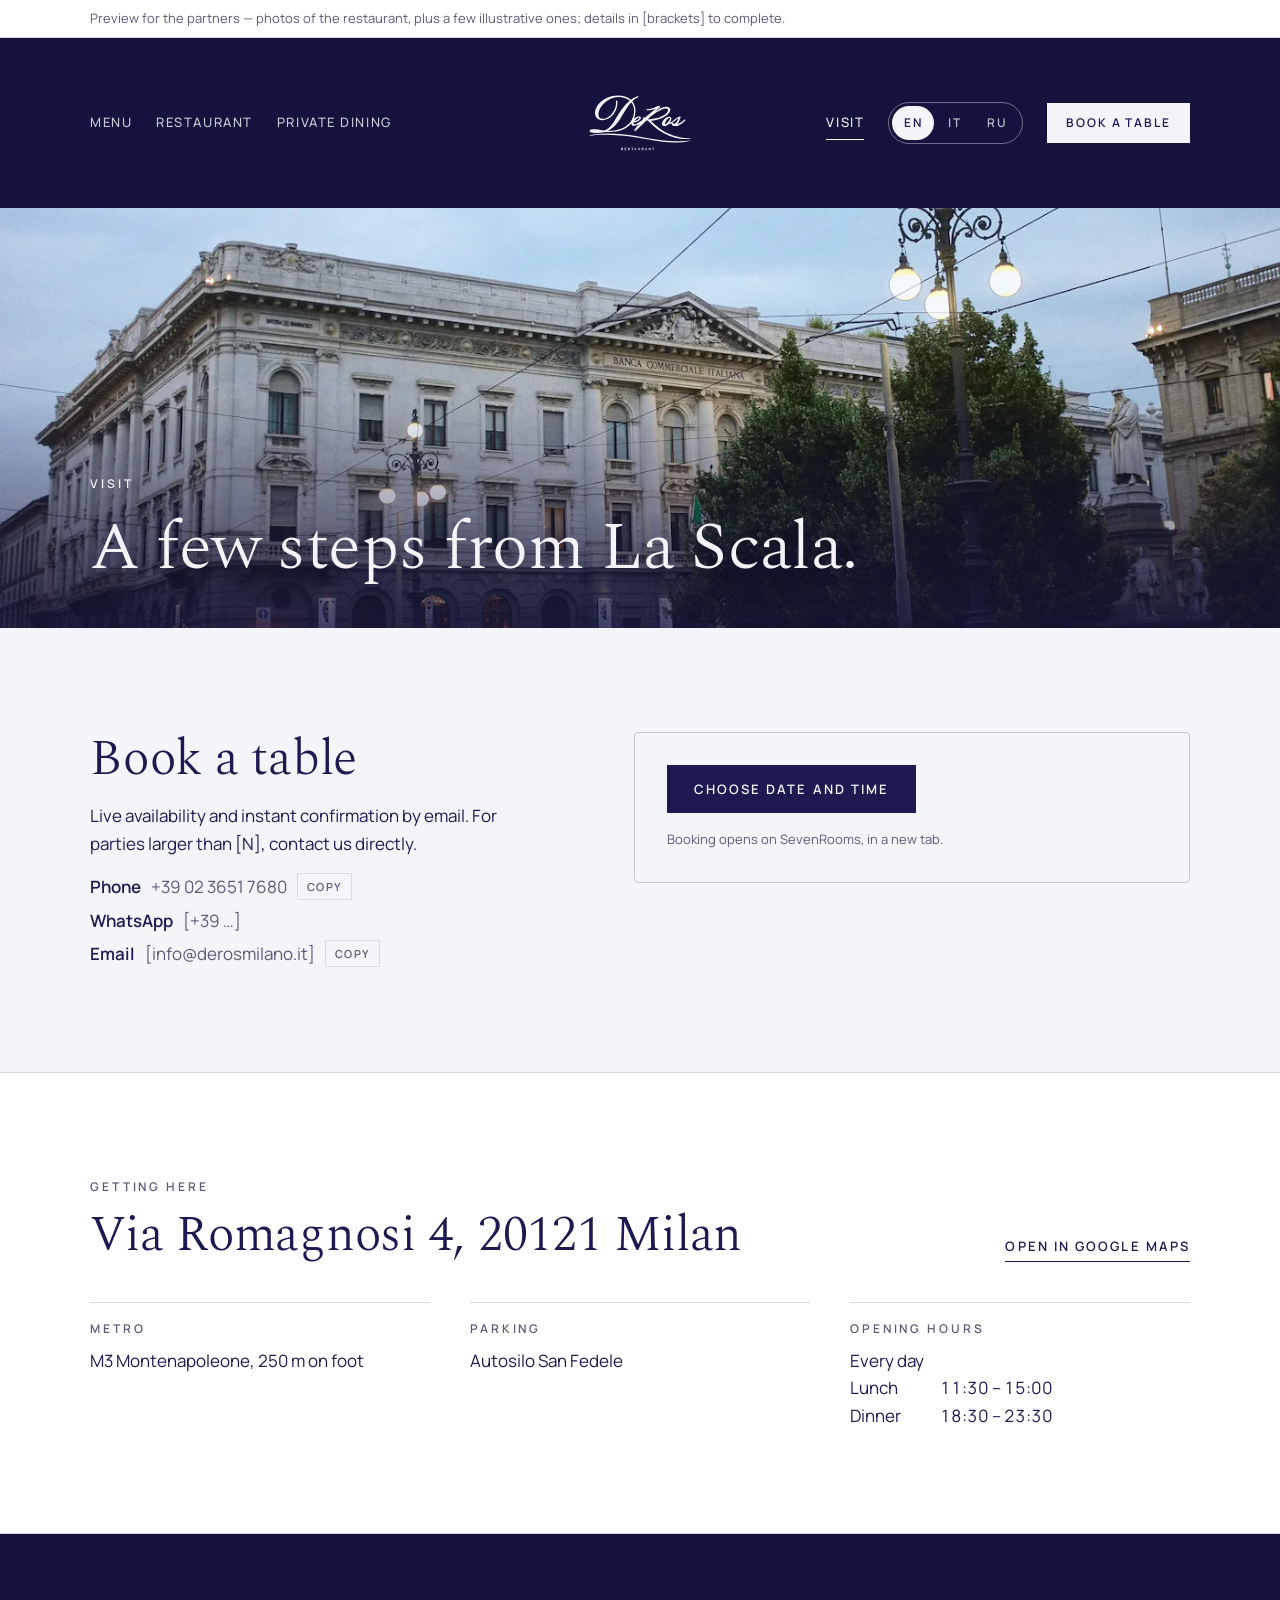
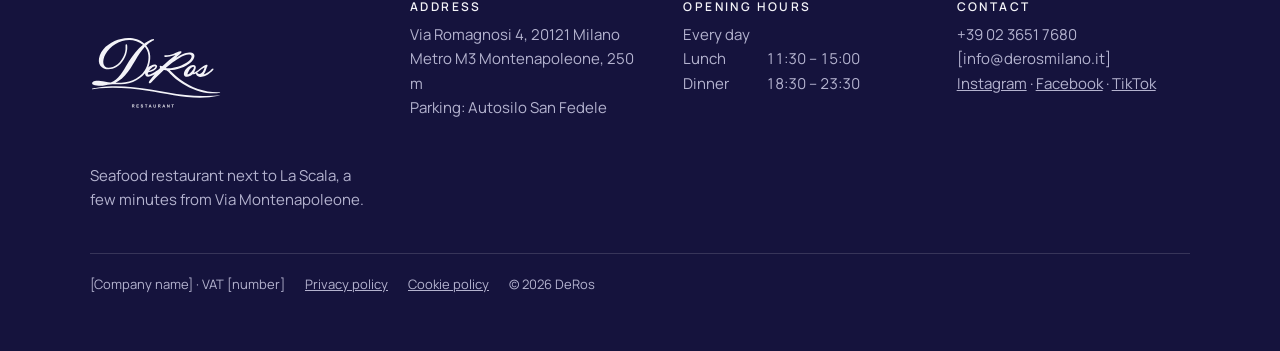
<file: visit.html>
<!doctype html>
<html lang="en">
<head>
<meta charset="utf-8">
<meta name="robots" content="noindex, nofollow">
<meta name="viewport" content="width=device-width, initial-scale=1, viewport-fit=cover">
<title>Visit · DeRos</title>
<meta name="description" content="Book a table at DeRos, Via Romagnosi 4, Milan: next to La Scala, metro M3 Montenapoleone 250 m.">
<meta property="og:title" content="Visit · DeRos">
<meta property="og:description" content="Book a table at DeRos, Via Romagnosi 4, Milan: next to La Scala, metro M3 Montenapoleone 250 m.">
<meta property="og:type" content="restaurant">
<link rel="preconnect" href="https://fonts.googleapis.com">
<link rel="preconnect" href="https://fonts.gstatic.com" crossorigin>
<link rel="stylesheet" href="https://fonts.googleapis.com/css2?family=Manrope:wght@400;500;600&family=Spectral:wght@300;400&display=swap">
<link rel="stylesheet" href="assets/site.css">
</head>
<body>
<svg width="0" height="0" style="position:absolute" aria-hidden="true"><defs><symbol id="logo" viewBox="30 38 377 208"><path fill="currentColor" d="M 198.46 135.60 C 202.81 136.21 215.58 129 216.53 125.21 C 217.87 119.90 209.37 124.79 207.67 125.94 C 203.89 128.47 201.26 132.10 198.46 135.60 M 246.25 127.96 C 257.74 129.54 269.48 127.48 280.53 124.26 C 292.59 120.76 311.75 112.02 318.31 100.88 C 321.39 95.65 321.44 90.24 314.30 89.30 C 299.28 87.33 273.41 106.00 261.80 115.08 Z M 102.89 170.01 C 134.30 171.18 168.39 162.33 186.23 134.61 C 197.00 117.90 201.30 93.96 192.33 75.55 C 191.58 74.00 188.21 68.26 187.00 67.50 C 186.45 67.16 186.48 67.03 186.01 67.58 C 181.24 73.19 176.73 79.01 172.55 85.09 C 153.28 113.09 140.48 147.62 110.02 165.91 C 107.70 167.31 104.76 168.10 102.89 170.01 M 196.55 126.05 C 201.90 121.82 211.16 116.33 218.15 118.54 C 223.73 120.31 222.11 125.32 219.25 128.92 C 215.12 134.14 207.41 137.92 200.97 139.31 C 198.21 139.90 196.08 138.58 195.23 142.64 C 194.23 147.37 198.21 147.01 201.71 146.26 C 207.78 144.95 223.44 134.60 228.09 130.12 C 230.86 127.46 230.91 127.21 228.72 123.90 C 230.86 118.27 234.07 123.89 237.34 122.17 C 249.26 111.23 261.75 100.96 274.44 90.93 L 257.33 94.85 C 253.21 95.16 248.69 96.43 244.56 95.96 C 240.72 95.51 240.75 92.07 245.05 91.65 C 254.51 90.72 260.20 90.01 269.30 86.75 C 274.05 85.04 284.75 79.08 288.98 79.73 C 290.94 80.04 291.39 80.91 291.19 82.82 C 290.85 86.19 279.72 93.71 277.06 97.38 C 276.58 98.05 276.92 97.87 277.53 97.85 C 288.39 90.15 307.57 79.92 321.05 84.46 C 330.93 87.79 329.28 97.05 324.52 104.22 C 312.78 121.89 284.38 131.46 264.16 133.69 C 262.20 133.91 260.02 133.32 258.19 134.41 C 267.92 143.83 277.69 153.29 288.62 161.32 C 321.07 185.17 360.93 198.61 401.55 196.77 L 401.55 198.20 C 383.25 201.93 363.96 199.78 346.01 195.20 C 316.17 187.59 288.92 172.34 266.31 151.62 C 261.70 147.41 252.60 136.42 247.67 134.42 C 245.79 133.65 242.55 132.61 240.72 133.67 C 233.19 141.58 224.92 148.83 217.07 156.37 C 213.13 160.17 207.10 167.65 203.00 170.49 C 201.79 171.33 200.80 171.76 199.26 171.37 C 196.15 168.75 199.35 164.93 201.13 162.41 C 205.17 156.67 210.46 151.28 214.71 145.65 C 212.29 146.75 210.15 148.29 207.71 149.40 C 199.27 153.23 187.33 155.80 187.23 142.78 C 177.67 153.83 166.41 162.20 152.71 167.50 C 133.44 174.96 115.31 174.56 94.99 174.33 C 85.04 174.22 76.35 177.59 66.36 178.16 C 59.58 178.54 45.73 178.42 39.68 175.64 C 35.45 173.69 34.57 169.42 38.62 166.67 C 42.98 163.70 54.37 164.30 59.64 164.76 C 68.29 165.51 80.96 169.30 88.78 169.08 C 90.85 169.02 95.08 166.86 97.00 165.80 C 117.75 154.24 129.57 126.63 142.16 107.26 C 153.24 90.23 165.66 74.45 181.25 61.30 C 146.63 32.72 94.39 51.88 74.14 88.46 C 62.54 109.41 65.69 134.92 95.49 124.62 C 114.89 117.92 129.88 94.12 131.50 74.14 C 131.81 70.34 131.08 65.81 131.54 62.24 C 131.83 60.04 133.38 59.52 135.19 60.55 C 136.83 61.81 136.51 71.37 136.33 73.72 C 134.87 93.47 122.86 115.19 105.60 125.18 C 77.65 141.36 45.23 125.77 58.10 91.05 C 67.09 66.78 94.19 49.75 118.66 44.57 C 141.47 39.75 167.38 42.13 185.32 58.16 C 188.67 54.80 208.70 42.94 212.35 45.51 C 213.10 46.04 212.98 47.78 212.33 48.42 C 211.84 48.89 209.07 49.72 208.01 50.30 C 201.62 53.83 195.49 57.95 190.42 63.21 C 205.33 81.40 204.49 104.98 196.55 126.05"/><path fill="currentColor" d="M 402.02 205.38 L 397.16 206.96 C 330.19 221.90 261.11 202.32 194.80 192.55 C 148.82 185.78 103.26 181.80 56.78 185.78 C 50.89 186.29 42.66 188.25 37.19 188.21 C 36.31 188.20 35.61 188.28 35.05 187.45 C 35.50 186.82 36.14 186.62 36.84 186.39 C 40.33 185.23 46.35 184.55 50.17 183.95 C 83.91 178.67 119.36 179.27 153.30 182.44 C 223.30 188.97 290.91 209.64 361.62 207.74 C 375.14 207.38 388.59 206.94 402.02 205.38"/><path fill="currentColor" d="M 357.10 126.05 C 356.60 125.54 350.23 130.26 349.31 130.92 C 344.49 134.37 339.31 138.17 335.12 142.29 C 337.57 142.14 339.07 144.49 341.57 144.71 C 349.82 145.45 355.73 132.78 357.10 126.05 M 325.97 124.22 C 319.79 123.90 314.82 131.37 312.10 136.25 C 308.89 142.01 305.01 151.16 315.49 142.98 C 318.45 140.66 327.35 129.96 326.91 126.40 C 326.83 125.78 326.15 124.92 325.97 124.22 M 354.72 146.12 C 362.04 143.97 368.07 139.18 374.05 134.64 C 375.47 133.57 379.59 129.37 381.16 129.50 C 383.23 129.67 383.11 131.26 382.16 132.72 C 378.50 138.31 364.91 148.15 358.65 150.77 C 350.29 154.27 333.96 155.72 332.49 143.73 C 330.42 144.71 328.40 145.22 326.13 145.53 C 325.03 145.69 324.18 145.05 323.17 145.35 C 322.12 145.65 318.71 148.94 317.11 149.85 C 304.64 156.94 293.06 151.42 300.38 136.46 C 304.18 128.70 315.70 119.10 324.78 119.40 C 336.17 119.78 331.84 131.14 328.51 137.36 C 328.27 137.82 325.35 141.42 327.23 140.86 C 329.86 140.06 334.03 137.30 336.42 135.71 C 341.72 132.19 357.35 118.41 362.61 118.48 C 368.93 118.57 364.04 125.07 363.08 127.5 C 361.76 130.85 360.99 134.42 359.42 137.69 Z M 354.72 146.12"/><path fill="currentColor" d="M 151.58 235.48 L 152.86 235.48 C 153.69 235.48 154.21 235.44 154.42 235.37 C 154.62 235.30 154.78 235.18 154.90 235.01 C 155.02 234.84 155.08 234.63 155.08 234.37 C 155.08 234.08 155.00 233.85 154.85 233.67 C 154.69 233.5 154.48 233.38 154.19 233.33 C 154.05 233.32 153.64 233.31 152.93 233.31 L 151.58 233.31 Z M 149.85 240.42 L 149.85 231.86 L 153.5 231.86 C 154.41 231.86 155.07 231.94 155.49 232.09 C 155.90 232.24 156.23 232.51 156.48 232.91 C 156.73 233.30 156.86 233.75 156.86 234.26 C 156.86 234.90 156.67 235.43 156.29 235.85 C 155.91 236.27 155.35 236.53 154.60 236.64 C 154.97 236.86 155.28 237.10 155.52 237.36 C 155.76 237.62 156.10 238.08 156.51 238.75 L 157.55 240.42 L 155.48 240.42 L 154.23 238.56 C 153.79 237.89 153.49 237.47 153.32 237.30 C 153.16 237.12 152.99 237.01 152.80 236.94 C 152.62 236.88 152.33 236.85 151.94 236.85 L 151.58 236.85 L 151.58 240.42 Z M 149.85 240.42"/><path fill="currentColor" d="M 162.85 240.42 L 162.85 231.86 L 169.20 231.86 L 169.20 233.31 L 164.58 233.31 L 164.58 235.21 L 168.88 235.21 L 168.88 236.65 L 164.58 236.65 L 164.58 238.98 L 169.36 238.98 L 169.36 240.42 Z M 162.85 240.42"/><path fill="currentColor" d="M 174.76 237.64 L 176.44 237.47 C 176.54 238.03 176.75 238.45 177.05 238.71 C 177.36 238.98 177.78 239.11 178.31 239.11 C 178.86 239.11 179.28 239 179.57 238.76 C 179.85 238.52 179.99 238.25 179.99 237.93 C 179.99 237.73 179.93 237.56 179.81 237.42 C 179.69 237.27 179.48 237.15 179.19 237.05 C 178.99 236.98 178.52 236.85 177.80 236.67 C 176.88 236.44 176.23 236.16 175.85 235.82 C 175.33 235.35 175.07 234.78 175.07 234.10 C 175.07 233.66 175.19 233.26 175.44 232.88 C 175.68 232.50 176.04 232.21 176.51 232.01 C 176.97 231.81 177.53 231.71 178.19 231.71 C 179.26 231.71 180.07 231.95 180.62 232.42 C 181.16 232.89 181.44 233.52 181.47 234.30 L 179.75 234.38 C 179.67 233.94 179.51 233.62 179.27 233.43 C 179.02 233.24 178.66 233.14 178.17 233.14 C 177.67 233.14 177.28 233.25 176.99 233.45 C 176.81 233.58 176.72 233.76 176.72 233.98 C 176.72 234.19 176.80 234.36 176.98 234.50 C 177.19 234.69 177.72 234.88 178.56 235.08 C 179.41 235.28 180.03 235.48 180.43 235.69 C 180.83 235.91 181.15 236.19 181.37 236.56 C 181.60 236.93 181.72 237.39 181.72 237.92 C 181.72 238.42 181.58 238.87 181.31 239.30 C 181.04 239.73 180.65 240.05 180.15 240.26 C 179.66 240.47 179.03 240.57 178.29 240.57 C 177.21 240.57 176.38 240.32 175.80 239.82 C 175.21 239.32 174.87 238.59 174.76 237.64"/><path fill="currentColor" d="M 189.46 240.42 L 189.46 233.31 L 186.92 233.31 L 186.92 231.86 L 193.73 231.86 L 193.73 233.31 L 191.19 233.31 L 191.19 240.42 Z M 189.46 240.42"/><path fill="currentColor" d="M 202.86 237.03 L 201.68 233.85 L 200.52 237.03 Z M 206.04 240.42 L 204.16 240.42 L 203.41 238.48 L 199.99 238.48 L 199.28 240.42 L 197.45 240.42 L 200.78 231.86 L 202.61 231.86 Z M 206.04 240.42"/><path fill="currentColor" d="M 211.31 231.86 L 213.04 231.86 L 213.04 236.5 C 213.04 237.23 213.06 237.71 213.10 237.92 C 213.17 238.28 213.35 238.56 213.63 238.77 C 213.91 238.98 214.29 239.09 214.77 239.09 C 215.26 239.09 215.63 238.99 215.88 238.79 C 216.13 238.58 216.28 238.34 216.33 238.05 C 216.38 237.76 216.41 237.27 216.41 236.59 L 216.41 231.86 L 218.14 231.86 L 218.14 236.35 C 218.14 237.38 218.09 238.11 218.00 238.53 C 217.91 238.96 217.73 239.32 217.48 239.61 C 217.23 239.90 216.89 240.13 216.47 240.30 C 216.05 240.48 215.50 240.57 214.83 240.57 C 214.01 240.57 213.39 240.47 212.96 240.28 C 212.54 240.09 212.21 239.85 211.96 239.55 C 211.72 239.25 211.56 238.93 211.48 238.60 C 211.37 238.11 211.31 237.38 211.31 236.42 Z M 211.31 231.86"/><path fill="currentColor" d="M 226.06 235.48 L 227.34 235.48 C 228.17 235.48 228.68 235.44 228.89 235.37 C 229.10 235.30 229.26 235.18 229.37 235.01 C 229.49 234.84 229.55 234.63 229.55 234.37 C 229.55 234.08 229.48 233.85 229.32 233.67 C 229.17 233.5 228.95 233.38 228.67 233.33 C 228.53 233.32 228.11 233.31 227.41 233.31 L 226.06 233.31 Z M 224.33 240.42 L 224.33 231.86 L 227.97 231.86 C 228.88 231.86 229.55 231.94 229.96 232.09 C 230.38 232.24 230.71 232.51 230.96 232.91 C 231.21 233.30 231.33 233.75 231.33 234.26 C 231.33 234.90 231.14 235.43 230.76 235.85 C 230.39 236.27 229.82 236.53 229.07 236.64 C 229.44 236.86 229.75 237.10 230 237.36 C 230.24 237.62 230.57 238.08 230.98 238.75 L 232.03 240.42 L 229.96 240.42 L 228.71 238.56 C 228.26 237.89 227.96 237.47 227.80 237.30 C 227.64 237.12 227.46 237.01 227.28 236.94 C 227.10 236.88 226.81 236.85 226.41 236.85 L 226.06 236.85 L 226.06 240.42 Z M 224.33 240.42"/><path fill="currentColor" d="M 241.86 237.03 L 240.68 233.85 L 239.53 237.03 Z M 245.05 240.42 L 243.17 240.42 L 242.42 238.48 L 239 238.48 L 238.29 240.42 L 236.46 240.42 L 239.79 231.86 L 241.62 231.86 Z M 245.05 240.42"/><path fill="currentColor" d="M 250.35 240.42 L 250.35 231.86 L 252.03 231.86 L 255.53 237.57 L 255.53 231.86 L 257.14 231.86 L 257.14 240.42 L 255.40 240.42 L 251.95 234.83 L 251.95 240.42 Z M 250.35 240.42"/><path fill="currentColor" d="M 265.26 240.42 L 265.26 233.31 L 262.72 233.31 L 262.72 231.86 L 269.52 231.86 L 269.52 233.31 L 266.99 233.31 L 266.99 240.42 Z M 265.26 240.42"/></symbol></defs></svg>
<div class="draft"><div class="wrap"><span data-it="Anteprima per i soci — foto del ristorante e alcune indicative; dati tra [parentesi quadre] da completare." data-ru="Предварительная версия для партнёров — фото ресторана и несколько иллюстративных; данные в [квадратных скобках] будут дополнены.">Preview for the partners — photos of the restaurant, plus a few illustrative ones; details in [brackets] to complete.</span></div></div>
<header class="top">
  <div class="wrap">
    <div class="nav-left">
      <button class="menu-toggle" type="button" id="open-menu" aria-expanded="false" aria-controls="drawer"><span class="bars" aria-hidden="true"></span><span data-it="Menu" data-ru="Меню">Menu</span></button>
      <a class="desk" href="menu.html" data-it="Menu" data-ru="Меню">Menu</a><a class="desk" href="restaurant.html" data-it="Ristorante" data-ru="Ресторан">Restaurant</a><a class="desk" href="private-dining.html" data-it="Eventi privati" data-ru="Мероприятия">Private dining</a>
    </div>
    <a class="mark" href="./" aria-label="DeRos, home"><svg role="img" aria-label="DeRos Restaurant"><use href="#logo"/></svg></a>
    <div class="nav-right">
      <a class="desk plain" href="visit.html" aria-current="page" data-it="Dove siamo" data-ru="Контакты">Visit</a>
      <div class="lang" role="group" aria-label="Language">
        <button type="button" data-lang="en" lang="en" aria-pressed="true" aria-label="English" title="English">EN</button>
        <button type="button" data-lang="it" lang="it" aria-pressed="false" aria-label="Italiano" title="Italiano">IT</button>
        <button type="button" data-lang="ru" lang="ru" aria-pressed="false" aria-label="Русский" title="Русский">RU</button>
      </div>
      <a class="btn btn-light" href="https://www.sevenrooms.com/reservations/ristorantederos" target="_blank" rel="noopener" data-it="Prenota" data-ru="Забронировать">Book a table</a>
    </div>
  </div>
</header>
<div class="drawer" id="drawer" hidden>
  <div class="bar"><div class="lang" role="group" aria-label="Language">
        <button type="button" data-lang="en" lang="en" aria-pressed="true" aria-label="English" title="English">EN</button>
        <button type="button" data-lang="it" lang="it" aria-pressed="false" aria-label="Italiano" title="Italiano">IT</button>
        <button type="button" data-lang="ru" lang="ru" aria-pressed="false" aria-label="Русский" title="Русский">RU</button>
      </div><button class="close" type="button" id="close-menu" data-it="Chiudi" data-ru="Закрыть">Close</button></div>
  <nav aria-label="Main"><a href="menu.html" data-it="Menu" data-ru="Меню">Menu</a><a href="restaurant.html" data-it="Ristorante" data-ru="Ресторан">Restaurant</a><a href="private-dining.html" data-it="Eventi privati" data-ru="Частные мероприятия">Private dining</a><a href="https://www.sevenrooms.com/reservations/ristorantederos" target="_blank" rel="noopener" data-it="Prenota un tavolo" data-ru="Забронировать стол">Book a table</a><a href="visit.html" data-it="Dove siamo" data-ru="Как нас найти">Visit</a></nav>
  <div class="facts"><span>Via Romagnosi 4, Milano · <span data-it="Accanto alla Scala" data-ru="Рядом с Ла Скала">Next to La Scala</span></span><span>+39 02 3651 7680</span></div>
</div>
<main id="main">
<section class="band-photo page-head" aria-labelledby="visit-title">
  <div class="shot"><img src="assets/img/visit-head.webp" alt="Piazza della Scala, Milan" loading="lazy" decoding="async"></div>
  <div class="copy"><div class="wrap">
  <p class="label" data-it="Dove siamo" data-ru="Как нас найти">Visit</p>
  <h1 id="visit-title" data-it="A pochi passi dal Teatro alla Scala." data-ru="В нескольких шагах от Ла Скала.">A few steps from La Scala.</h1></div></div>
</section>
<section class="pad" id="book" aria-labelledby="book-title" style="scroll-margin-top:90px">
  <div class="wrap two">
    <div class="text">
      <h2 id="book-title" data-it="Prenota un tavolo" data-ru="Забронировать стол">Book a table</h2>
      <p data-it="Disponibilità in tempo reale e conferma immediata via email. Per gruppi oltre [N] persone, contattateci direttamente." data-ru="Свободные столики в реальном времени и мгновенное подтверждение по email. Для групп больше [N] человек свяжитесь с нами напрямую.">Live availability and instant confirmation by email. For parties larger than [N], contact us directly.</p>
      <div class="contact-alt">
        <span class="copyable"><strong data-it="Telefono" data-ru="Телефон">Phone</strong> +39 02 3651 7680 <button class="copy-btn" type="button" data-copy="+39 0236517680" data-it="Copia" data-ru="Копировать">Copy</button></span>
        <span class="copyable"><strong>WhatsApp</strong> [+39 …]</span>
        <span class="copyable"><strong>Email</strong> [info@derosmilano.it] <button class="copy-btn" type="button" data-copy="info@derosmilano.it" data-it="Copia" data-ru="Копировать">Copy</button></span>
      </div>
    </div>
    <div class="book-cta">
      <a class="btn btn-solid" href="https://www.sevenrooms.com/reservations/ristorantederos" target="_blank" rel="noopener" data-it="Scegli data e orario" data-ru="Выбрать дату и время">Choose date and time</a>
      <p class="note" data-it="La prenotazione si apre su SevenRooms, in una nuova scheda." data-ru="Бронирование откроется на SevenRooms в новой вкладке.">Booking opens on SevenRooms, in a new tab.</p>
    </div>
  </div>
</section>
<section class="pad on-surface" aria-labelledby="where-title">
  <div class="wrap">
    <div class="sec-head"><div><p class="label" data-it="Come arrivare" data-ru="Как добраться">Getting here</p><h2 id="where-title" data-it="Via Romagnosi 4, 20121 Milano" data-ru="Via Romagnosi 4, 20121 Милан">Via Romagnosi 4, 20121 Milan</h2></div><a class="text-link" href="https://maps.app.goo.gl/t5BjE6xVXBp1mNLd6" target="_blank" rel="noopener" data-it="Apri in Google Maps" data-ru="Открыть в Google Картах">Open in Google Maps</a></div>
    <div class="facts-grid">
      <div><p class="label" data-it="Metro" data-ru="Метро">Metro</p><p data-it="M3 Montenapoleone, 250 m a piedi" data-ru="M3 Montenapoleone, 250 м пешком">M3 Montenapoleone, 250 m on foot</p></div>
      <div><p class="label" data-it="Parcheggio" data-ru="Парковка">Parking</p><p>Autosilo San Fedele</p></div>
      <div><p class="label" data-it="Orari" data-ru="Часы работы">Opening hours</p><div class="hours"><span data-it="Tutti i giorni" data-ru="Ежедневно">Every day</span><span></span><span data-it="Pranzo" data-ru="Обед">Lunch</span><span>11:30 – 15:00</span><span data-it="Cena" data-ru="Ужин">Dinner</span><span>18:30 – 23:30</span></div></div>
    </div>
  </div>
</section>
</main>
<footer>
  <div class="wrap">
    <div class="cols">
      <div style="display:grid;gap:16px;align-content:start">
        <span class="mark"><svg role="img" aria-label="DeRos Restaurant"><use href="#logo"/></svg></span>
        <span data-it="Ristorante di pesce accanto alla Scala, a pochi minuti da via Montenapoleone." data-ru="Рыбный ресторан рядом с Ла Скала, в нескольких минутах от Виа Монтенаполеоне.">Seafood restaurant next to La Scala, a few minutes from Via Montenapoleone.</span>
      </div>
      <div><h4 data-it="Indirizzo" data-ru="Адрес">Address</h4>Via Romagnosi 4, 20121 Milano<br><span data-it="Metro M3 Montenapoleone, 250 m" data-ru="Метро M3 Montenapoleone, 250 м">Metro M3 Montenapoleone, 250 m</span><br><span data-it="Parcheggio: Autosilo San Fedele" data-ru="Парковка: Autosilo San Fedele">Parking: Autosilo San Fedele</span></div>
      <div><h4 data-it="Orari" data-ru="Часы работы">Opening hours</h4><div class="hours"><span data-it="Tutti i giorni" data-ru="Ежедневно">Every day</span><span></span><span data-it="Pranzo" data-ru="Обед">Lunch</span><span>11:30 – 15:00</span><span data-it="Cena" data-ru="Ужин">Dinner</span><span>18:30 – 23:30</span></div></div>
      <div><h4 data-it="Contatti" data-ru="Контакты">Contact</h4>+39 02 3651 7680<br>[info@derosmilano.it]<br><a href="https://www.instagram.com/deros.ristorantemilano/" target="_blank" rel="noopener">Instagram</a> · <a href="https://www.facebook.com/deros.ristorante/" target="_blank" rel="noopener">Facebook</a> · <a href="https://www.tiktok.com/@derosristorante" target="_blank" rel="noopener">TikTok</a></div>
    </div>
    <div class="legal"><span data-it="[Ragione sociale] · P.IVA [numero]" data-ru="[Название компании] · ИНН/VAT [номер]">[Company name] · VAT [number]</span><a href="#" data-it="Privacy" data-ru="Политика конфиденциальности">Privacy policy</a><a href="#" data-it="Cookie" data-ru="Политика cookie">Cookie policy</a><span>© 2026 DeRos</span></div>
  </div>
</footer>
<div class="bookbar"><a class="btn btn-light" href="https://www.sevenrooms.com/reservations/ristorantederos" target="_blank" rel="noopener" data-it="Prenota un tavolo" data-ru="Забронировать стол">Book a table</a></div>
<script src="assets/site.js"></script>
</body>
</html>
</file>
<file: assets/site.css>
/* DeRos Milano — v3
   Layout: fotografia a tutta larghezza, una sola azione per sezione; blu notte del logo come unico colore di marca.
   Caratteri con alfabeto cirillico (sito in EN, IT, RU), scelti per distinguersi da Langosteria (Jost + Didone) e Cracco (serif condensato su nero).
   Fascia di prezzo: circa 120 € a persona, il confronto diretto è Langosteria. Tono caldo, prezzi visibili. */
:root {
  --brand: #1D1A52;
  --paper: #F4F5F8;
  --surface: #FFFFFF;
  --fg: #1D1A52;
  --muted: #5B5978;
  --line: #D9DAE4;
  --tide: #2C5A70;
  --btn-bg: #1D1A52;
  --btn-fg: #F4F5F8;
  --night: #15133D;
  --on-night: #F3F3F8;
  --on-night-muted: #B4B3CF;
  --ph-a: #E3E4EE;
  --ph-b: #CDD0E0;
  --f-display: "Spectral", "Iowan Old Style", Georgia, serif;
  --f-body: "Manrope", "Avenir Next", "Helvetica Neue", system-ui, sans-serif;
  --step-hero: clamp(34px, 5.6vw, 68px);
  --step-h2: clamp(30px, 4.4vw, 50px);
  --step-h3: 22px;
}
@media (prefers-color-scheme: dark) { :root:not([data-theme="light"]) {
  --paper: #0F0E26; --surface: #17163A; --fg: #ECEBF6; --muted: #A9A8C6; --line: #2C2A55;
  --tide: #8DB9CC; --btn-bg: #ECEBF6; --btn-fg: #1D1A52; --night: #15133D; --on-night: #F3F3F8; --on-night-muted: #B4B3CF;
  --ph-a: #1E1D45; --ph-b: #2A2860; color-scheme: dark; } }
:root[data-theme="dark"] {
  --paper: #0F0E26; --surface: #17163A; --fg: #ECEBF6; --muted: #A9A8C6; --line: #2C2A55;
  --tide: #8DB9CC; --btn-bg: #ECEBF6; --btn-fg: #1D1A52; --night: #15133D; --on-night: #F3F3F8; --on-night-muted: #B4B3CF;
  --ph-a: #1E1D45; --ph-b: #2A2860; color-scheme: dark; }

* { box-sizing: border-box; }
[hidden] { display: none !important; }
html { scroll-behavior: smooth; }
@media (prefers-reduced-motion: reduce) { html { scroll-behavior: auto; } *, *::before { transition: none !important; animation: none !important; } }
body { margin: 0; background: var(--paper); color: var(--fg); font-family: var(--f-body); font-size: 17px; line-height: 1.62; -webkit-font-smoothing: antialiased; }
body::before { content: ""; position: fixed; inset: 0 0 auto; height: env(safe-area-inset-top, 0px); z-index: 10; background: var(--night); }
img { max-width: 100%; }
a { color: inherit; }
.wrap { max-width: 1180px; margin: 0 auto; padding-left: max(16px, env(safe-area-inset-left, 0px)); padding-right: max(16px, env(safe-area-inset-right, 0px)); }
@media (min-width: 720px) { .wrap { padding-left: max(40px, env(safe-area-inset-left, 0px)); padding-right: max(40px, env(safe-area-inset-right, 0px)); } }
h1, h2, h3 { font-family: var(--f-display); font-weight: 300; text-wrap: balance; margin: 0; letter-spacing: -0.005em; }
h1 { font-size: var(--step-hero); line-height: 1.04; }
h2 { font-size: var(--step-h2); line-height: 1.08; }
h3 { font-size: var(--step-h3); line-height: 1.25; }
p { margin: 0; max-width: 62ch; }
.label { font-size: 12px; letter-spacing: 0.24em; text-transform: uppercase; font-weight: 600; color: var(--muted); }
.lead { font-size: 19px; color: var(--muted); }
:focus-visible { outline: 2px solid var(--tide); outline-offset: 3px; }
.btn { display: inline-flex; align-items: center; justify-content: center; font: 600 13px/1 var(--f-body); letter-spacing: 0.16em; text-transform: uppercase; text-decoration: none; padding: 16px 26px; border: 1px solid transparent; cursor: pointer; min-height: 48px; transition: background-color .2s, color .2s; }
.btn-solid { background: var(--btn-bg); color: var(--btn-fg); }
.btn-light { background: var(--on-night); color: #1D1A52; }
.btn-line { border-color: currentColor; background: transparent; }
.btn-line:hover { background: color-mix(in srgb, currentColor 10%, transparent); }
.text-link { font-size: 13px; letter-spacing: 0.16em; text-transform: uppercase; font-weight: 600; text-decoration: none; border-bottom: 1px solid currentColor; padding-bottom: 4px; justify-self: start; }
.ex { font-size: 12px; letter-spacing: 0.1em; text-transform: uppercase; color: var(--tide); }

/* Draft strip */
.draft { background: var(--surface); border-bottom: 1px solid var(--line); font-size: 13px; color: var(--muted); }
.draft .wrap { padding-block: 8px; }

/* Header */
header.top { position: sticky; top: env(safe-area-inset-top, 0px); z-index: 20; background: var(--night); color: var(--on-night); }
header.top .wrap { display: grid; grid-template-columns: 1fr auto 1fr; align-items: center; gap: 16px; padding-block: 10px; min-height: 70px; }
.mark { display: block; width: 104px; color: var(--on-night); justify-self: center; grid-column: 2; }
.mark svg { display: block; width: 100%; height: auto; }
.nav-left, .nav-right { display: flex; align-items: center; gap: 24px; white-space: nowrap; font-size: 13px; letter-spacing: 0.12em; text-transform: uppercase; font-weight: 500; }
.nav-left { grid-column: 1; grid-row: 1; }
.nav-right { grid-column: 3; justify-content: flex-end; }
.nav-left a, .nav-right a.plain { text-decoration: none; opacity: 0.82; padding-block: 6px; border-bottom: 1px solid transparent; }
.nav-left a:hover, .nav-right a.plain:hover { opacity: 1; }
.nav-left a[aria-current="page"], .nav-right a.plain[aria-current="page"] { opacity: 1; border-bottom-color: currentColor; }
.nav-left .desk, .nav-right .desk { display: none; }
@media (min-width: 980px) { .nav-left .desk, .nav-right .desk { display: inline-flex; } header .menu-toggle { display: none; } }
.menu-toggle { background: none; border: 0; color: var(--on-night); font: inherit; letter-spacing: 0.16em; cursor: pointer; padding: 12px 4px; display: inline-flex; align-items: center; gap: 10px; text-transform: uppercase; }
.menu-toggle .bars { width: 20px; height: 9px; border-block: 1px solid currentColor; display: inline-block; }
.lang { display: inline-flex; gap: 2px; padding: 3px; border: 1px solid rgba(243,243,248,0.4); border-radius: 999px; font-size: 12px; font-weight: 600; letter-spacing: 0.12em; }
.lang button { font: inherit; letter-spacing: inherit; background: none; border: 0; border-radius: 999px; color: var(--on-night); opacity: 0.75; padding: 7px 12px; min-height: 32px; cursor: pointer; transition: background-color .2s, color .2s, opacity .2s; }
.lang button:hover { opacity: 1; background: rgba(243,243,248,0.12); }
.lang button[aria-pressed="true"] { opacity: 1; background: var(--on-night); color: #1D1A52; }
@media (max-width: 979px) { header .lang { padding: 2px; } header .lang button { padding: 6px 9px; min-height: 30px; } .mark { width: 92px; } }
header .btn { padding: 12px 18px; min-height: 40px; font-size: 12px; white-space: nowrap; }
@media (max-width: 599px) { header .btn { display: none; } }

/* Mobile drawer */
.drawer { position: fixed; inset: 0; z-index: 40; background: var(--night); color: var(--on-night); display: grid; align-content: start; gap: 40px; padding: calc(24px + env(safe-area-inset-top, 0px)) max(24px, env(safe-area-inset-right, 0px)) calc(24px + env(safe-area-inset-bottom, 0px)) max(24px, env(safe-area-inset-left, 0px)); overflow-y: auto; }
.drawer .bar { display: flex; justify-content: space-between; align-items: center; }
.drawer nav { display: grid; gap: 14px; }
.drawer nav a { font-family: var(--f-display); font-size: 36px; text-decoration: none; line-height: 1.15; }
.drawer .close { background: none; border: 0; color: var(--on-night); font: 600 13px var(--f-body); letter-spacing: 0.16em; text-transform: uppercase; padding: 12px 0; cursor: pointer; }
.drawer .facts { color: var(--on-night-muted); font-size: 15px; display: grid; gap: 4px; }

/* Photo placeholders */
.photo { position: relative; width: 100%; max-width: 100%; background: linear-gradient(160deg, var(--ph-a), var(--ph-b)); overflow: hidden; display: flex; align-items: flex-end; }
.photo span { font-size: 11px; letter-spacing: 0.16em; text-transform: uppercase; color: var(--muted); padding: 12px 14px; }
.r-4-5 { aspect-ratio: 4 / 5; } .r-3-4 { aspect-ratio: 3 / 4; } .r-3-2 { aspect-ratio: 3 / 2; }
.photo img { position: absolute; inset: 0; width: 100%; height: 100%; object-fit: cover; }
.band-photo .shot > img { position: absolute; inset: 0; width: 100%; height: 100%; object-fit: cover; }
.ph-tag { position: absolute; top: 16px; right: max(16px, env(safe-area-inset-right, 0px)); z-index: 1; font-size: 11px; letter-spacing: 0.16em; text-transform: uppercase; color: var(--on-night-muted); border: 1px dashed rgba(243,243,248,0.35); padding: 6px 10px; }

/* Full-bleed photographic bands (hero, private dining, page heads) */
.band-photo { position: relative; background: var(--night); color: var(--on-night); }
.band-photo .shot { position: relative; overflow: hidden; background:
  radial-gradient(60% 70% at 70% 35%, rgba(214, 180, 120, 0.28), transparent 70%),
  radial-gradient(40% 50% at 25% 60%, rgba(120, 140, 190, 0.22), transparent 70%),
  linear-gradient(180deg, #24215A 0%, #15133D 100%); }
.band-photo .shot::after { content: ""; position: absolute; inset: 0; background: linear-gradient(180deg, rgba(21,19,61,0) 45%, rgba(21,19,61,0.7) 100%); }
.band-photo.side .shot::after { background: linear-gradient(90deg, rgba(21,19,61,0.78) 0%, rgba(21,19,61,0.4) 38%, rgba(21,19,61,0) 62%); }
.hero .shot::after { background: linear-gradient(90deg, rgba(21,19,61,0.62) 0%, rgba(21,19,61,0.3) 40%, rgba(21,19,61,0) 62%), linear-gradient(180deg, rgba(21,19,61,0) 50%, rgba(21,19,61,0.55) 100%); }
@media (max-width: 759px) {
  .hero .shot::after { background: linear-gradient(180deg, rgba(21,19,61,0) 30%, rgba(21,19,61,0.8) 100%); }
  .band-photo.side .shot::after { background: linear-gradient(180deg, rgba(21,19,61,0.15) 0%, rgba(21,19,61,0.75) 100%); }
}
.band-photo h1, .band-photo h2 { text-shadow: 0 1px 18px rgba(21,19,61,0.45); }
.hero .shot > img { object-position: center 60%; }
.plate .shot > img { object-position: 70% 75%; }
.band-photo .copy { position: absolute; inset: auto 0 0 0; z-index: 2; }
.band-photo.side .copy { inset: 0; display: flex; align-items: center; }
.band-photo .copy .wrap { width: 100%; display: grid; gap: 20px; padding-block: 0 44px; }
.band-photo.side .copy .wrap { padding-block: 0; }
.band-photo .label, .band-photo p { color: var(--on-night); }
.band-photo .actions { display: flex; flex-wrap: wrap; gap: 12px; }
.band-photo .btn-line { color: var(--on-night); justify-self: start; }
.hero .shot { height: clamp(460px, 60vw, 680px); }
.hero h1 { max-width: 14ch; }
@media (max-width: 599px) { .hero .actions .btn-light { display: none; } }
.page-head .shot { height: clamp(300px, 34vw, 420px); }
.plate .shot { height: clamp(400px, 44vw, 560px); }
.plate p { max-width: 44ch; }

section.pad { padding-block: 80px; }
@media (min-width: 900px) { section.pad { padding-block: 104px; } }
.on-surface { background: var(--surface); border-block: 1px solid var(--line); }
.sec-head { display: flex; flex-wrap: wrap; justify-content: space-between; align-items: end; gap: 16px 32px; margin-bottom: 40px; }
.sec-head > div { display: grid; gap: 12px; }

/* Statement + pillars */
.statement .wrap { display: grid; gap: 48px; }
.statement blockquote { margin: 0; font-family: var(--f-display); font-size: clamp(27px, 3.4vw, 40px); line-height: 1.22; max-width: 26ch; text-wrap: balance; }
.pillars { display: grid; gap: 20px; }
.rating { margin: -40px auto 0; padding-bottom: 56px; font-size: 14px; letter-spacing: 0.06em; color: var(--muted); }
.rating a { color: inherit; text-underline-offset: 4px; }
@media (min-width: 760px) { .pillars { grid-template-columns: repeat(2, 1fr); gap: 32px 40px; } }
@media (min-width: 1100px) { .pillars { grid-template-columns: repeat(4, 1fr); } }
.pillars div { display: grid; gap: 6px; border-top: 1px solid var(--line); padding-top: 14px; align-content: start; }
.pillars strong { font-weight: 600; letter-spacing: 0.14em; text-transform: uppercase; font-size: 13px; }
.pillars span { color: var(--muted); font-size: 15px; }

/* La Scala timing band: the detail only DeRos has */
.scala { display: grid; gap: 32px; }
@media (min-width: 860px) { .scala { grid-template-columns: 5fr 6fr; gap: 80px; align-items: center; } }
.scala .text { display: grid; gap: 16px; }
.shows { display: grid; gap: 16px; align-content: start; }
.shows .btn { justify-self: start; margin-top: 8px; }
.shows .note a { color: inherit; }
#shows li { grid-template-columns: 104px 1fr; }
#shows time { font-size: 19px; }
.timeline { list-style: none; margin: 0; padding: 0; display: grid; border-top: 1px solid var(--fg); font-variant-numeric: tabular-nums; }
.timeline li { display: grid; grid-template-columns: 76px 1fr; gap: 16px; padding: 16px 0; border-bottom: 1px solid var(--line); align-items: baseline; }
.timeline time { font-family: var(--f-display); font-size: 24px; }
.timeline strong { display: block; font-weight: 600; }
.timeline span { color: var(--muted); font-size: 15px; }

/* Split (chef, story) */
.split { display: grid; gap: 32px; align-items: center; }
@media (min-width: 860px) { .split { grid-template-columns: 5fr 6fr; gap: 80px; } .split.rev > :first-child { order: 2; } }
.split .text { display: grid; gap: 18px; min-width: 0; }

/* Dishes row */
.plates { display: grid; grid-auto-flow: column; grid-auto-columns: 74%; gap: 16px; overflow-x: auto; scroll-snap-type: x mandatory; padding-bottom: 8px; margin-inline: calc(-1 * max(16px, env(safe-area-inset-left, 0px))); padding-inline: max(16px, env(safe-area-inset-left, 0px)); }
.plates article { scroll-snap-align: start; display: grid; gap: 10px; align-content: start; }
@media (min-width: 760px) { .plates { grid-auto-flow: row; grid-template-columns: repeat(3, 1fr); grid-auto-columns: auto; overflow: visible; margin-inline: 0; padding-inline: 0; gap: 28px; } }

.row-price { display: flex; justify-content: space-between; align-items: baseline; gap: 16px; }
.price { font-variant-numeric: tabular-nums; white-space: nowrap; color: var(--muted); }

/* Catch slate */
.slate { display: grid; gap: 28px; }
@media (min-width: 860px) { .slate { grid-template-columns: 4fr 7fr; gap: 80px; } }
.slate .intro { display: grid; gap: 14px; align-content: start; }
.slate .intro p { color: var(--muted); }
.table-scroll { overflow-x: auto; min-width: 0; }
.catch { width: 100%; border-collapse: collapse; font-variant-numeric: tabular-nums; }
.catch th { text-align: left; font-size: 12px; letter-spacing: 0.16em; text-transform: uppercase; font-weight: 600; color: var(--muted); padding: 0 12px 10px 0; border-bottom: 1px solid var(--fg); }
.catch td { padding: 15px 12px 15px 0; border-bottom: 1px solid var(--line); vertical-align: baseline; }
.catch td:first-child { font-family: var(--f-display); font-size: 21px; }
.catch .origin { color: var(--tide); font-size: 14px; }
.catch th:last-child, .catch td:last-child { text-align: right; padding-right: 0; white-space: nowrap; }
.note { font-size: 13px; color: var(--muted); margin-top: 12px; }

/* Menu page */
.menu-nav { position: sticky; top: calc(70px + env(safe-area-inset-top, 0px)); z-index: 15; background: var(--paper); border-bottom: 1px solid var(--line); }
.menu-nav .wrap { display: flex; gap: 24px; overflow-x: auto; padding-block: 14px; font-size: 13px; letter-spacing: 0.14em; text-transform: uppercase; font-weight: 600; white-space: nowrap; }
.menu-nav a { text-decoration: none; color: var(--muted); }
.menu-nav a:hover { color: var(--fg); }
.course { display: grid; gap: 28px; padding-block: 64px; border-bottom: 1px solid var(--line); scroll-margin-top: 140px; }
@media (min-width: 860px) { .course { grid-template-columns: 4fr 7fr; gap: 80px; } }
.course .intro { display: grid; gap: 10px; align-content: start; }
.course .intro p { color: var(--muted); font-size: 15px; }
.dish-list { list-style: none; margin: 0; padding: 0; display: grid; }
.dish-list li { display: grid; grid-template-columns: 1fr auto; gap: 4px 24px; padding: 18px 0; border-bottom: 1px solid var(--line); }
.dish-list li:first-child { border-top: 1px solid var(--fg); }
.dish-list .name { font-family: var(--f-display); font-size: 21px; line-height: 1.3; }
.dish-list .price { font-variant-numeric: tabular-nums; white-space: nowrap; }
.dish-list .desc { grid-column: 1 / -1; color: var(--muted); font-size: 15px; }
.dish-list .tags { grid-column: 1 / -1; display: flex; gap: 8px; flex-wrap: wrap; }
.tag { font-size: 11px; letter-spacing: 0.12em; text-transform: uppercase; border: 1px solid var(--line); padding: 3px 8px; color: var(--muted); }
.tag.confirm { color: var(--tide); border-color: currentColor; }
#wine { grid-template-columns: 1fr; }
.wine-groups { columns: 3 300px; column-gap: 56px; min-width: 0; }
.wine-group { break-inside: avoid; margin-bottom: 40px; }
.wine-group h3 { font-size: 26px; margin-bottom: 12px; }
.wine-group .dish-list .name { font-size: 19px; }
.allergens { display: grid; gap: 10px; color: var(--muted); font-size: 14px; padding-block: 48px; }

/* Facts grid (contact page, restaurant page) */
.facts-grid { display: grid; gap: 28px; }
@media (min-width: 760px) { .facts-grid { grid-template-columns: repeat(3, 1fr); gap: 40px; } }
.facts-grid > div { display: grid; gap: 8px; align-content: start; border-top: 1px solid var(--line); padding-top: 16px; }
.hours { display: grid; grid-template-columns: auto 1fr; column-gap: 16px; font-variant-numeric: tabular-nums; }
.copyable { display: flex; gap: 10px; align-items: center; flex-wrap: wrap; }
.copy-btn { font: 600 11px var(--f-body); letter-spacing: 0.12em; text-transform: uppercase; background: none; border: 1px solid var(--line); color: var(--muted); padding: 5px 9px; cursor: pointer; }

/* Forms (booking placeholder, events enquiry) */
.two { display: grid; gap: 32px; }
@media (min-width: 860px) { .two { grid-template-columns: 5fr 6fr; gap: 80px; align-items: start; } }
.two .text { display: grid; gap: 16px; }
.form { border: 1px solid var(--line); background: var(--surface); padding: 24px; display: grid; gap: 16px; min-width: 0; }
.form .fields { display: grid; grid-template-columns: repeat(auto-fit, minmax(150px, 1fr)); gap: 14px; }
.form .full { grid-column: 1 / -1; }
.form label { display: grid; gap: 6px; font-size: 12px; letter-spacing: 0.12em; text-transform: uppercase; color: var(--muted); font-weight: 600; }
.form select, .form input, .form textarea { font: 16px var(--f-body); color: var(--fg); background: var(--paper); border: 1px solid var(--line); padding: 11px 10px; width: 100%; min-width: 0; min-height: 46px; }
.form textarea { min-height: 110px; resize: vertical; }
.form .btn { width: 100%; }
.form .msg { font-size: 13px; color: var(--muted); border-top: 1px dashed var(--line); padding-top: 12px; }
.contact-alt { display: grid; gap: 6px; color: var(--muted); }
.contact-alt strong { color: var(--fg); font-weight: 600; }

/* Footer */
footer { background: var(--night); color: var(--on-night-muted); font-size: 15px; }
footer .wrap { display: grid; gap: 40px; padding-block: 64px calc(104px + env(safe-area-inset-bottom, 0px)); }
@media (min-width: 600px) { footer .wrap { padding-bottom: 56px; } }
footer .cols { display: grid; gap: 28px; }
@media (min-width: 760px) { footer .cols { grid-template-columns: 1.2fr 1fr 1fr 1fr; gap: 40px; } }
footer h4 { margin: 0 0 8px; font: 600 12px var(--f-body); letter-spacing: 0.2em; text-transform: uppercase; color: var(--on-night); }
footer .mark { width: 132px; justify-self: start; grid-column: auto; }
footer .legal { display: flex; flex-wrap: wrap; gap: 8px 20px; font-size: 13px; border-top: 1px solid rgba(243,243,248,0.15); padding-top: 20px; }

/* Mobile booking bar */
.bookbar { position: fixed; left: 0; right: 0; bottom: 0; z-index: 30; background: var(--night); padding: 10px max(16px, env(safe-area-inset-right, 0px)) calc(10px + env(safe-area-inset-bottom, 0px)) max(16px, env(safe-area-inset-left, 0px)); display: flex; }
.bookbar .btn { flex: 1; }
@media (min-width: 600px) { .bookbar { display: none; } }
.book-cta { display: grid; gap: 4px; align-content: center; justify-items: start; padding: 32px; border: 1px solid color-mix(in srgb, var(--muted) 30%, transparent); border-radius: 4px; }

/* Horizontal gallery */
.gallery-sec { padding-bottom: 0; }
.gallery-sec .sec-head { align-items: end; }
.sec-head .g-nav { display: flex; flex-direction: row; gap: 8px; flex: none; }
.g-nav button, .lightbox button { font: inherit; font-size: 22px; line-height: 1; width: 44px; height: 44px; border-radius: 999px; border: 1px solid color-mix(in srgb, currentColor 35%, transparent); background: transparent; color: inherit; cursor: pointer; }
.g-nav button:hover { background: color-mix(in srgb, currentColor 8%, transparent); }
.gallery { overflow-x: auto; scroll-snap-type: x mandatory; scrollbar-width: none; padding: 8px max(16px, calc((100vw - 1120px) / 2)) 48px; scroll-padding-inline: max(16px, calc((100vw - 1120px) / 2)); outline-offset: -4px; }
.gallery::-webkit-scrollbar { display: none; }
.gallery ul { list-style: none; margin: 0; padding: 0; display: flex; gap: 12px; width: max-content; }
.gallery li { scroll-snap-align: start; height: clamp(300px, 36vw, 460px); aspect-ratio: 4 / 5; }
.gallery li.wide { aspect-ratio: 5 / 4; }
.g-open { all: unset; display: block; width: 100%; height: 100%; cursor: zoom-in; overflow: hidden; border-radius: 2px; }
.g-open:focus-visible { outline: 2px solid currentColor; outline-offset: 3px; }
.g-open img { width: 100%; height: 100%; object-fit: cover; display: block; transition: transform .6s ease; }
@media (hover: hover) { .g-open:hover img { transform: scale(1.03); } }
.lightbox { border: 0; padding: 0; background: transparent; max-width: 100vw; max-height: 100vh; width: 100vw; height: 100vh; }
.lightbox::backdrop { background: rgba(21,19,61,.92); }
.lightbox[open] { display: grid; place-items: center; }
.lightbox img { max-width: min(92vw, 1000px); max-height: 86vh; object-fit: contain; }
.lightbox button { position: fixed; color: #F3F3F8; border-color: rgba(243,243,248,.45); }
.lightbox .lb-close { top: 16px; right: 16px; width: auto; padding: 0 16px; font-size: 13px; letter-spacing: .12em; text-transform: uppercase; }
.lightbox .lb-prev { left: 16px; top: 50%; } .lightbox .lb-next { right: 16px; top: 50%; }
@media (prefers-reduced-motion: reduce) { .g-open img { transition: none; } }

/* Menu page: allergens, desserts with pairings, PDF downloads */
.dish-list .al { font-family: var(--f-body, inherit); font-size: 12px; letter-spacing: .04em; color: var(--tide, #2C5A70); white-space: nowrap; }
.dessert-block + .dessert-block { margin-top: 36px; }
.pair-label { font-size: 11px; letter-spacing: .2em; text-transform: uppercase; color: var(--tide, #2C5A70); margin: 18px 0 0; }
.dish-list.pairs li:first-child { border-top-color: var(--line); }
.dish-list.pairs li { padding-left: 20px; }
.dish-list.pairs .name { font-size: 18px; }
.allergen-list { display: grid; gap: 18px; color: var(--muted); font-size: 15px; }
.allergen-list ol { list-style: none; margin: 0; padding: 0; display: grid; gap: 8px; }
@media (min-width: 700px) { .allergen-list ol { grid-template-columns: 1fr 1fr; column-gap: 32px; } }
.allergen-list li { display: grid; grid-template-columns: 28px 1fr; }
.allergen-list b { color: var(--fg); font-weight: 600; }
.pdf-links { display: flex; flex-wrap: wrap; align-items: center; gap: 10px 22px; padding: 28px 0 0; }
.pdf-links a { font-size: 14px; letter-spacing: .06em; color: inherit; text-underline-offset: 4px; }

/* Hero video: full-bleed on phones, a framed vertical reel on wide screens */
.hero-video { display: none; }
.hero .shot::after { z-index: 1; }
.hero.has-video .hero-video { display: block; }
@media (max-width: 759px) {
  .hero .shot { height: min(78svh, 680px); }
  .hero.has-video .hero-video { position: absolute; inset: 0; width: 100%; height: 100%; object-fit: cover; z-index: 0; }
}
@media (min-width: 760px) and (max-width: 1099px) { .hero.has-video .hero-video { display: none; } }
@media (min-width: 1100px) {
  .hero.has-video .hero-video { position: absolute; z-index: 2; right: max(24px, calc((100vw - 1120px) / 2)); top: 50%; transform: translateY(-50%);
    height: min(82%, 560px); aspect-ratio: 9 / 16; width: auto; object-fit: cover; border-radius: 4px; box-shadow: 0 18px 50px rgba(21,19,61,.45); }
}
.lunch-price { font-family: var(--f-display); font-size: 22px; margin: 4px 0 18px; }
.split .text .btn { justify-self: start; }
.theatre-note { display: grid; gap: 18px; justify-items: start; color: var(--muted); }
.pdf-links + .pdf-links { padding-top: 10px; }
</file>
